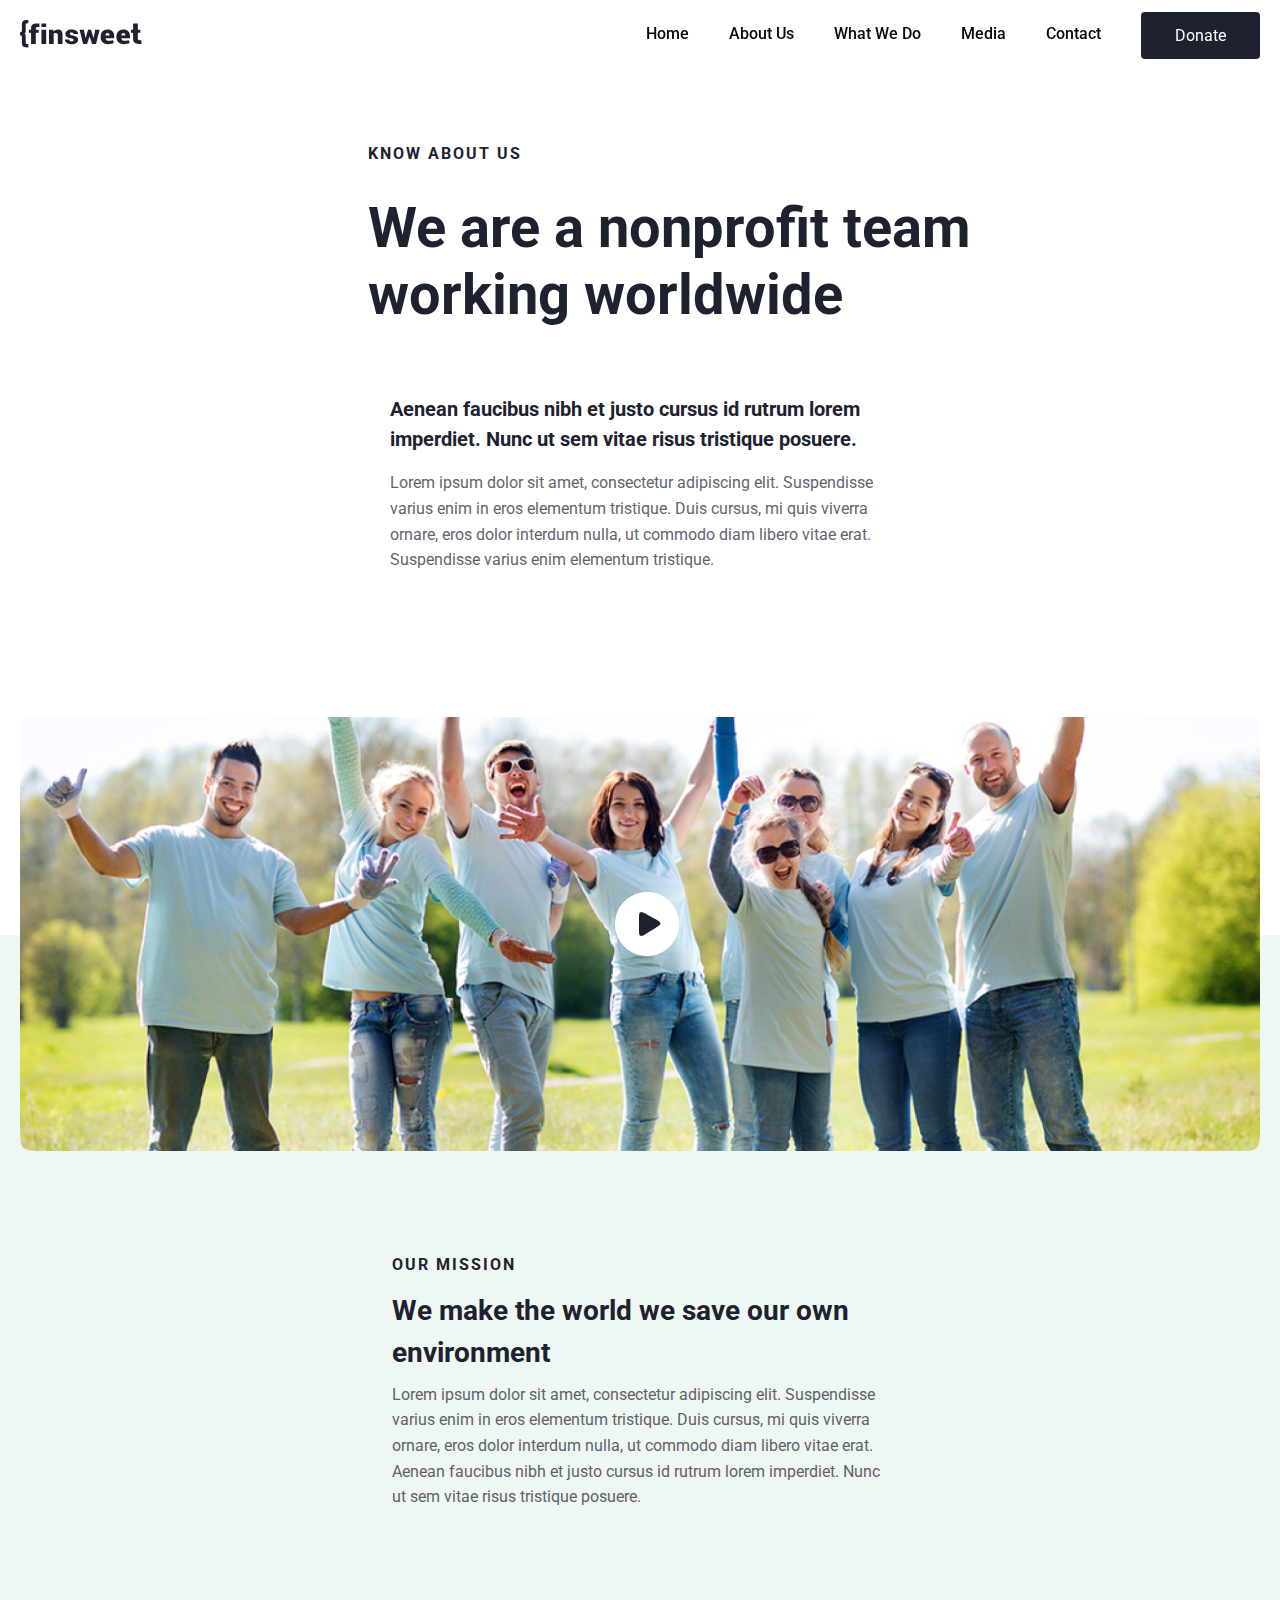
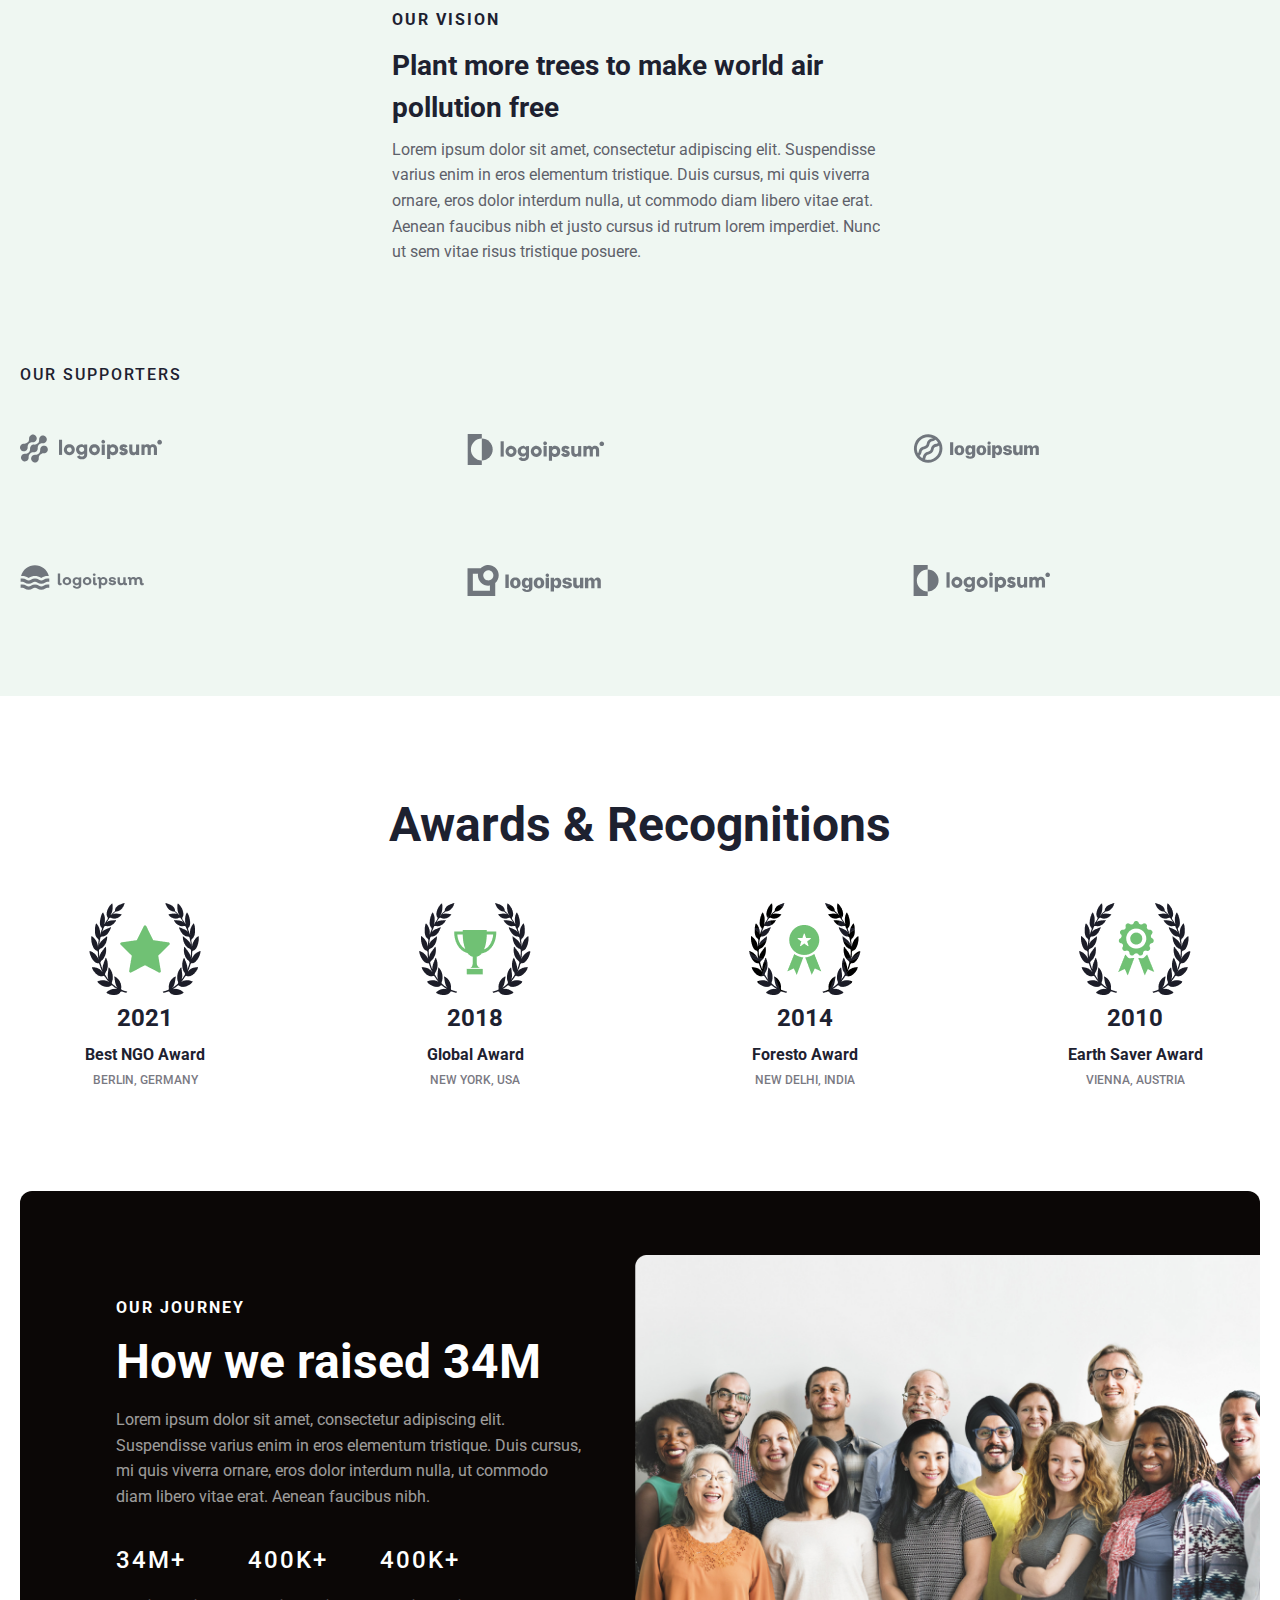
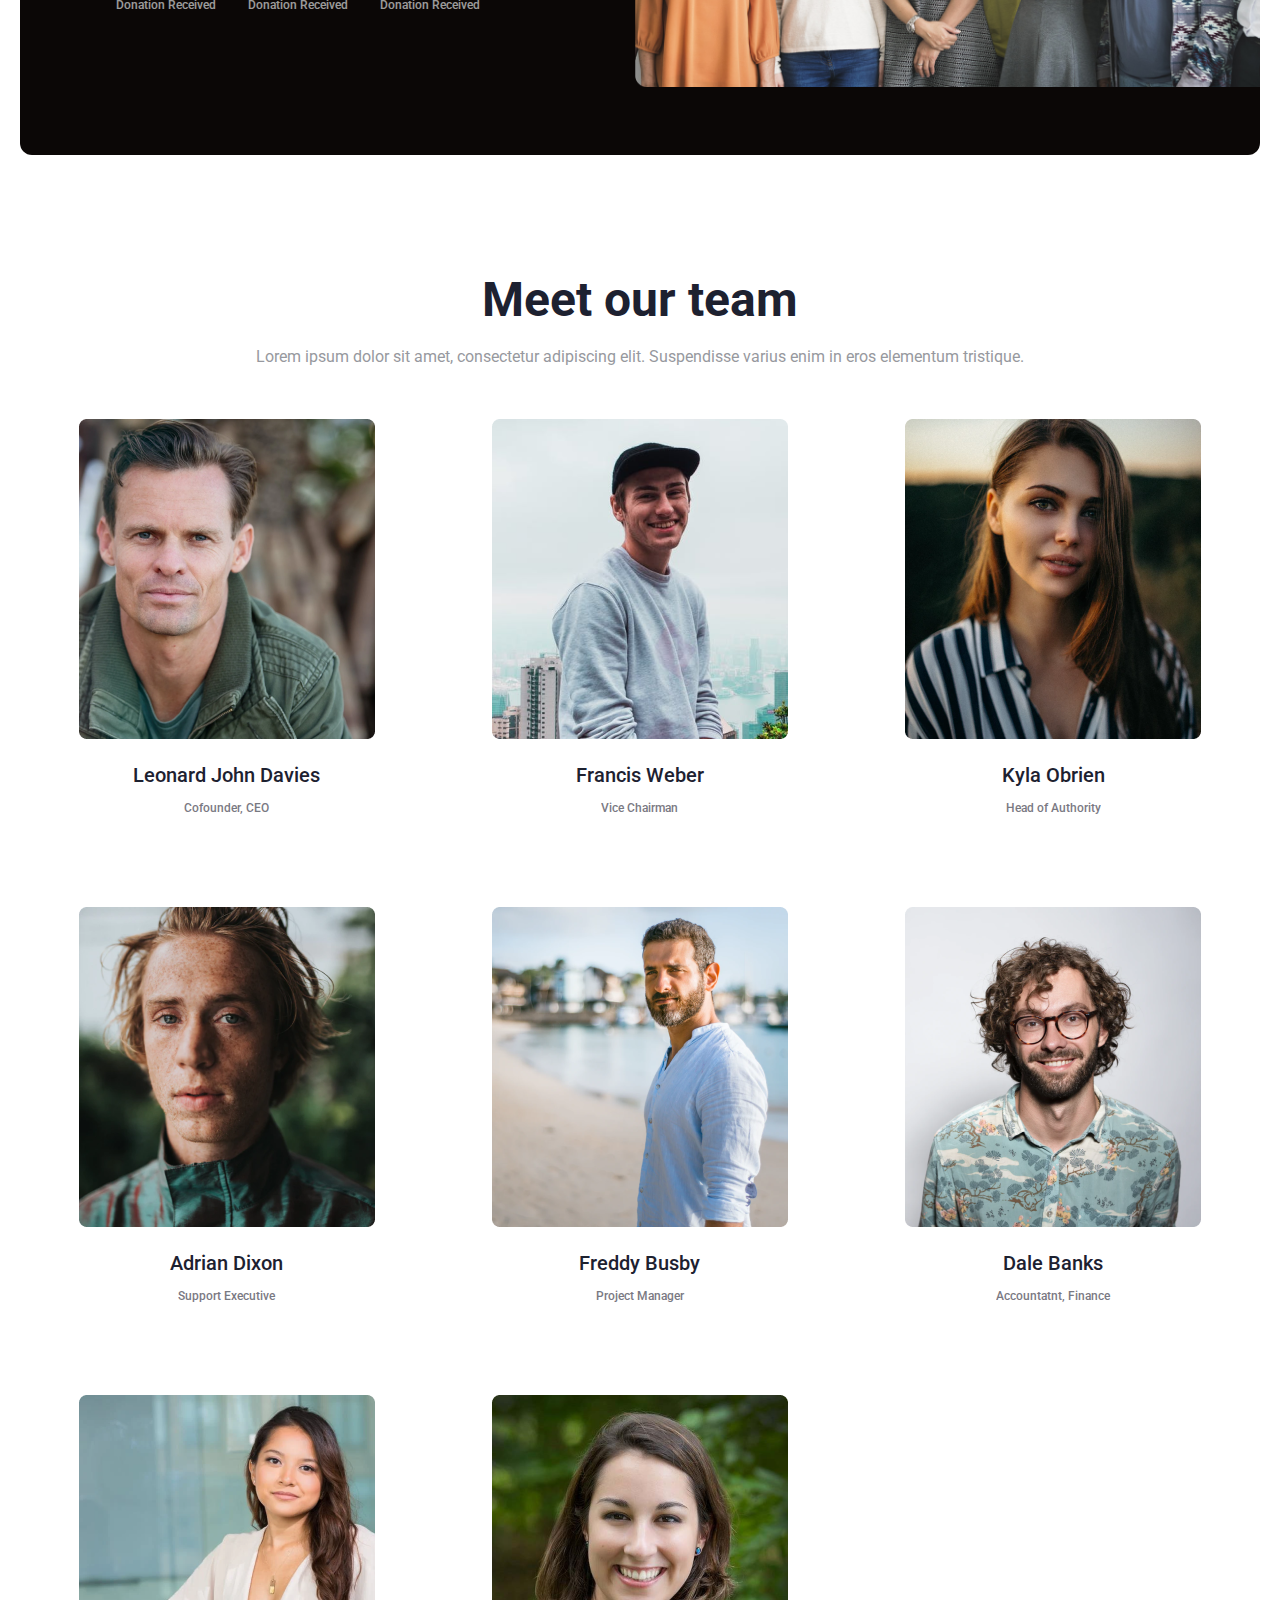
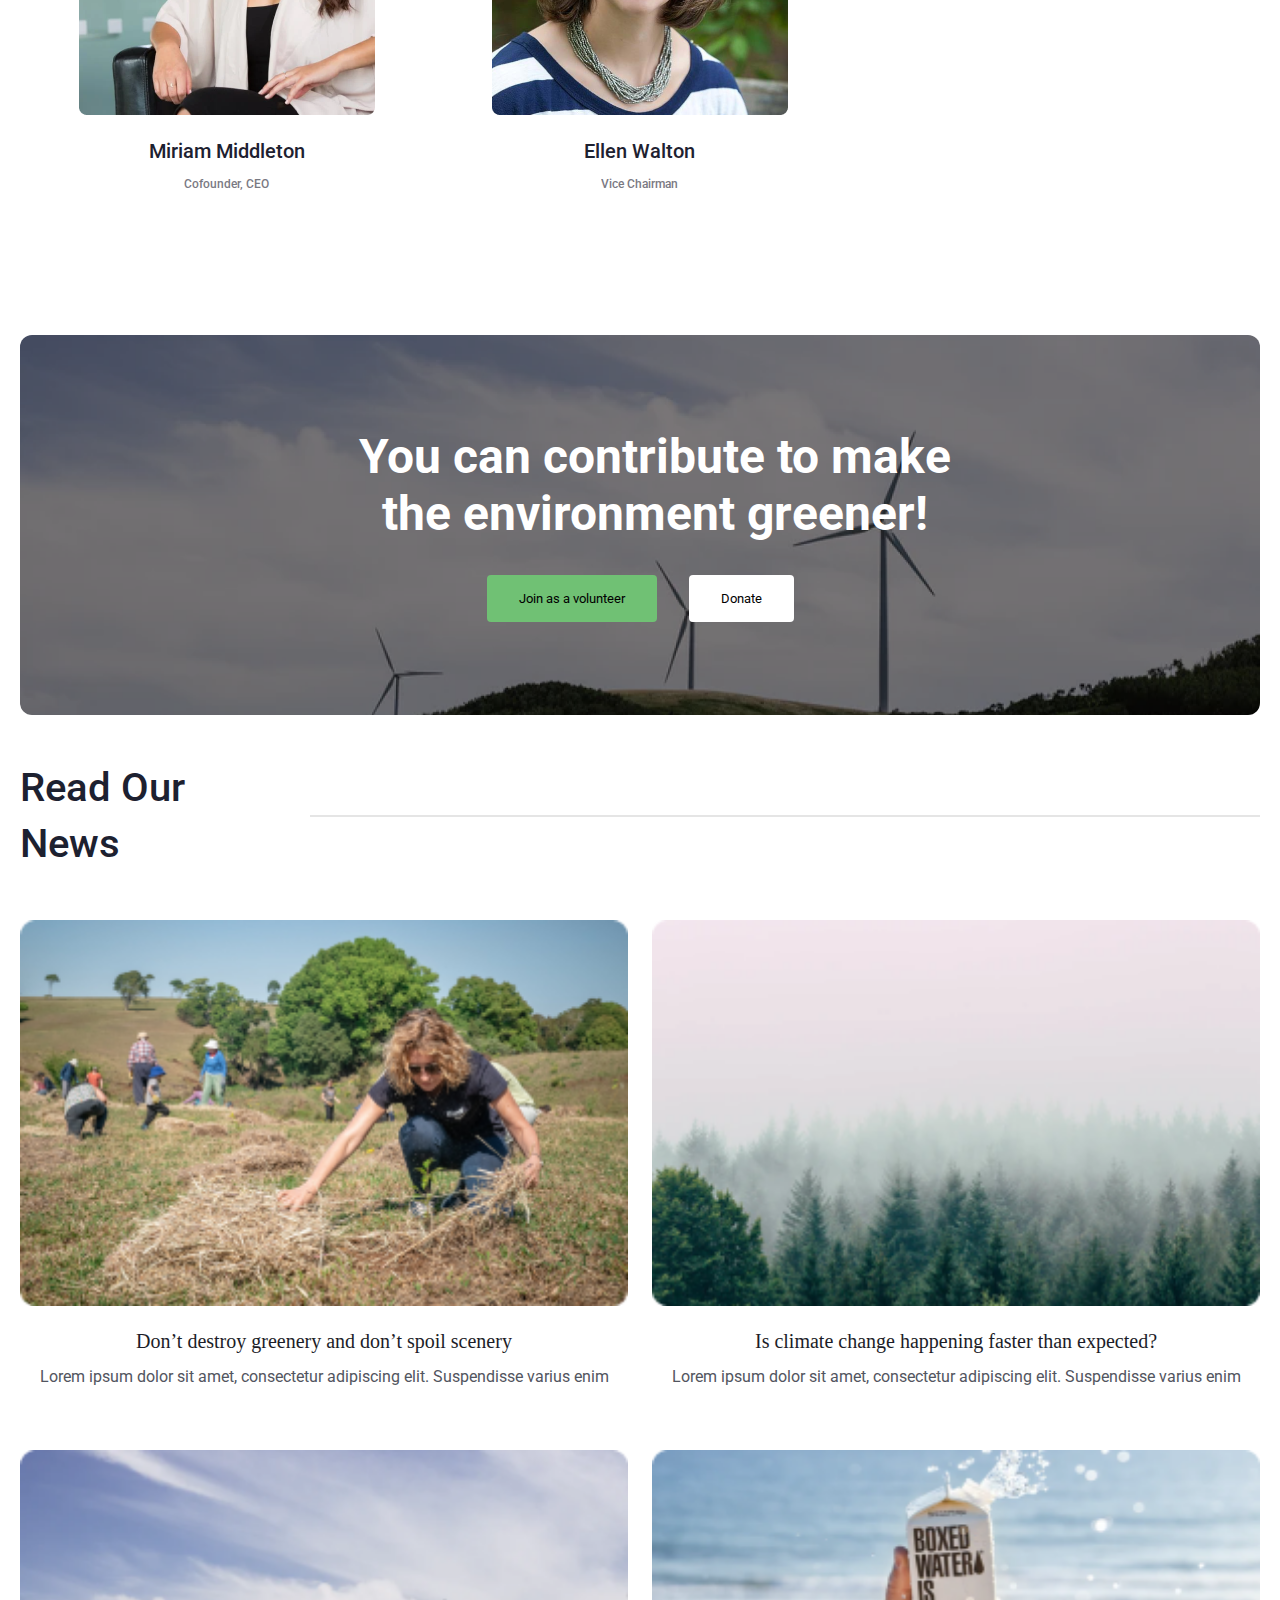
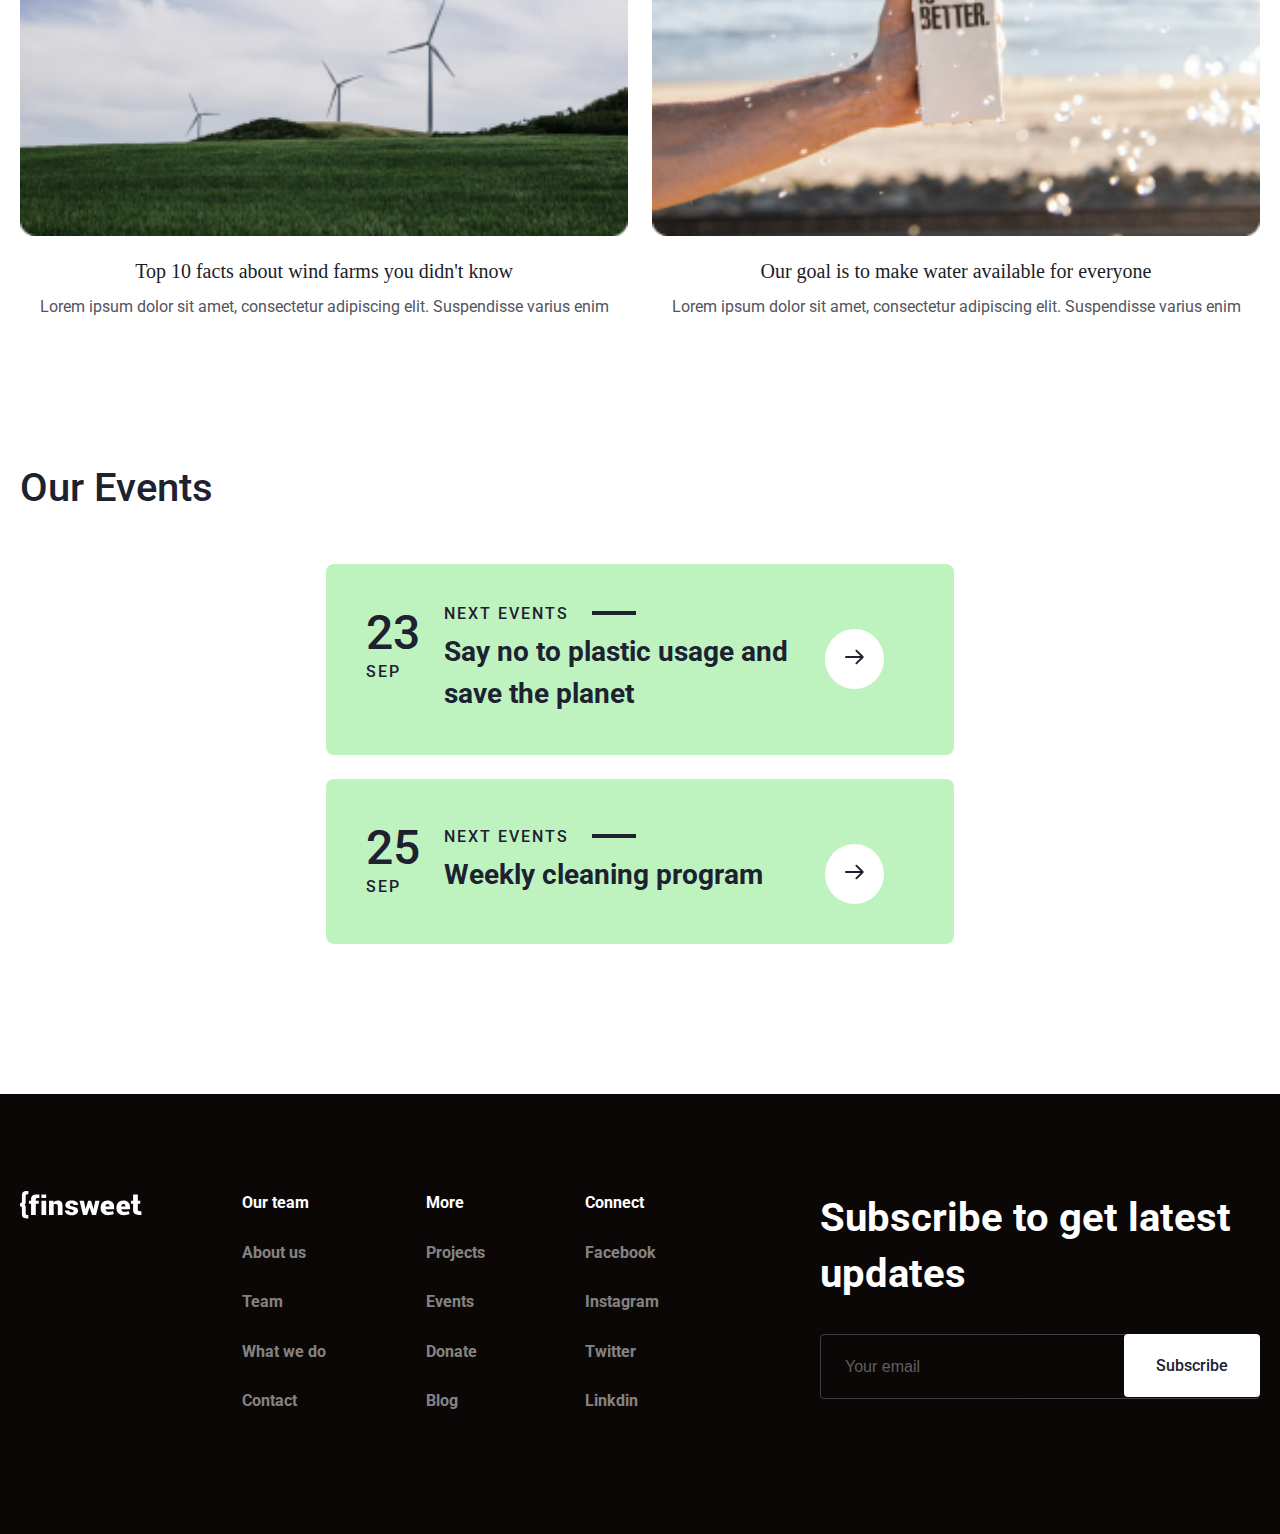
<file: html/about-us.html>
<!DOCTYPE html>
<html lang="en">
<head>
    <meta charset="UTF-8">
    <meta http-equiv="X-UA-Compatible" content="IE=edge">
    <meta name="viewport" content="width=device-width, initial-scale=1.0">
    <title>finsweet</title>
    <link rel="stylesheet" href="https://cdnjs.cloudflare.com/ajax/libs/font-awesome/6.2.0/css/all.min.css" integrity="sha512-xh6O/CkQoPOWDdYTDqeRdPCVd1SpvCA9XXcUnZS2FmJNp1coAFzvtCN9BmamE+4aHK8yyUHUSCcJHgXloTyT2A==" crossorigin="anonymous" referrerpolicy="no-referrer" />
    <link rel="stylesheet" href="../css/pages/about/about.css">
    <link rel="stylesheet" href="../css/global.css">
</head>
<body>
    <header>
        <nav>
            <div class="container">
                <div class="navbar">
                    <div class="nav-left">
                        <img src="../images/home/logo.svg" alt="">
                    </div>
                    <div class="nav-right">
                        <ul class="nav-items">
                            <li class="nav-item"><a href="">Home</a></li>
                            <li class="nav-item"><a href="">About Us</a></li>
                            <li class="nav-item"><a href="">What We Do</a></li>
                            <li class="nav-item"><a href="">Media</a></li>
                            <li class="nav-item"><a href="">Contact</a></li>
                            <button class="donate-btn">Donate</button>
                        </ul>
                    </div>
                </div>
            </div>
        </nav>
    </header>

    <main>
        <section id="home">
            <div class="container">
                <div class="about-home">
                    <div class="about-home__left">
                        <p>
                            Know about us
                        </p>
                        <h1>
                            We are a nonprofit team working worldwide
                        </h1>
                    </div>
                    <div class="about-home__right">
                        <h3>
                            Aenean faucibus nibh et justo cursus id rutrum lorem imperdiet. Nunc ut sem vitae risus tristique posuere.
                        </h3>
                        <p>Lorem ipsum dolor sit amet, consectetur adipiscing elit. Suspendisse varius enim in eros elementum tristique. Duis cursus, mi quis viverra ornare, eros dolor interdum nulla, ut commodo diam libero vitae erat. Suspendisse varius enim elementum tristique.</p>
                    </div>
                </div>
                <div class="about-home__video">
                    <img src="../images/about/home-background.png" alt="">
                    <button><img src="../images/about/Play icon.png" alt=""></button>
                </div>
            </div>
        </section>

        <section id="clients">
            <div class="container">
                <div class="clients">
                    <div class="clients__title">
                        <div class="clients__title__left">
                            <h3>
                                our mission
                            </h3>
                            <h1>We make the world we save our own environment</h1>
                            <p>Lorem ipsum dolor sit amet, consectetur adipiscing elit. Suspendisse varius enim in eros elementum tristique. Duis cursus, mi quis viverra ornare, eros dolor interdum nulla, ut commodo diam libero vitae erat. Aenean faucibus nibh et justo cursus id rutrum lorem imperdiet. Nunc ut sem vitae risus tristique posuere.</p>
                        </div>
                        <div class="clients__title__right">
                            <h3>
                                our Vision
                            </h3>
                            <h1>Plant more trees to make world air pollution free</h1>
                            <p>Lorem ipsum dolor sit amet, consectetur adipiscing elit. Suspendisse varius enim in eros elementum tristique. Duis cursus, mi quis viverra ornare, eros dolor interdum nulla, ut commodo diam libero vitae erat. Aenean faucibus nibh et justo cursus id rutrum lorem imperdiet. Nunc ut sem vitae risus tristique posuere.</p>
                        </div>
                    </div>
                    <div class="supporters">
                        <div class="supporters__title">
                            <h3>our Supporters</h3>
                        </div>
                        <div class="supporters__logo">
                            <img src="../images/about/Logo.svg" alt="">
                            <img src="../images/about/Logo (1).svg" alt="">
                            <img src="../images/about/Logo (2).svg" alt="">
                            <img src="../images/about/Logo (3).svg" alt="">
                            <img src="../images/about/Logo (4).svg" alt="">
                            <img src="../images/about/Logo (5).svg" alt="">
                        </div>
                    </div>
                </div>
            </div>
        </section>

        <section id="awards">
            <div class="container">
                <div class="award__title">
                    <h1>Awards & Recognitions</h1>
                </div>
                <div class="awards">
                    <div class="award">
                        <img src="../images/about/Award badge.png" alt="">
                        <h2>2021</h2>
                        <h3>Best NGO Award</h3>
                        <p>Berlin, Germany</p>
                    </div>
                    <div class="award">
                        <img src="../images/about/Award badge (1).png" alt="">
                        <h2>2018</h2>
                        <h3>Global Award</h3>
                        <p>New York, USA</p>
                    </div>
                    <div class="award">
                        <img src="../images/about/Award badge (2).png" alt="">
                        <h2>2014</h2>
                        <h3>Foresto Award</h3>
                        <p>New Delhi, India</p>
                    </div>
                    <div class="award">
                        <img src="../images/about/Award badge (3).png" alt="">
                        <h2>2010</h2>
                        <h3>Earth Saver Award</h3>
                        <p>Vienna, Austria</p>
                    </div>
                </div>
            </div>
        </section>

        <section id="journey">
            <div class="container">
                <div class="journey">
                    <div class="journey-left">
                        <h3>OUR JOURNEY </h3>
                        <h1>How we raised 34M</h1>
                        <p>Lorem ipsum dolor sit amet, consectetur adipiscing elit. Suspendisse varius enim in eros elementum tristique. Duis cursus, mi quis viverra ornare, eros dolor interdum nulla, ut commodo diam libero vitae erat. Aenean faucibus nibh.</p>
                        <div class="journey-statistics">
                            <div class="statistic">
                                <h3>
                                    34M+
                                </h3>
                                <p>Donation Received</p>
                            </div>
                            <div class="statistic">
                                <h3>
                                    400k+
                                </h3>
                                <p>Donation Received</p>
                            </div>
                            <div class="statistic">
                                <h3>
                                    400k+
                                </h3>
                                <p>Donation Received</p>
                            </div>
                        </div>
                    </div>
                    <div class="journey-right">
                        <img src="../images/about/statistics.png" alt="">
                    </div>
                </div>
            </div>
        </section>

        <section id="team">
            <div class="container">
                <div class="team__title">
                    <h1>Meet our team</h1>
                    <p>Lorem ipsum dolor sit amet, consectetur adipiscing elit. Suspendisse varius enim in eros elementum tristique.</p>
                </div>
                <div class="team-cards">
                    <div class="team-card">
                        <img src="../images/about/Image.png" alt="">
                        <h1>Leonard John Davies</h1>
                        <h3>Cofounder, CEO</h3>
                        <p><i class="fa-brands fa-facebook"></i>
                            <i class="fa-brands fa-twitter"></i>
                            <i class="fa-brands fa-linkedin"></i></p>
                    </div>
                    <div class="team-card">
                        <img src="../images/about/Image (1).png" alt="">
                        <h1>Francis Weber</h1>
                        <h3>Vice Chairman</h3>
                        <p><i class="fa-brands fa-facebook"></i>
                            <i class="fa-brands fa-twitter"></i>
                            <i class="fa-brands fa-linkedin"></i></p>
                    </div>
                    <div class="team-card">
                        <img src="../images/about/Image (2).png" alt="">
                        <h1>Kyla Obrien</h1>
                        <h3>Head of Authority</h3>
                        <p><i class="fa-brands fa-facebook"></i>
                            <i class="fa-brands fa-twitter"></i>
                            <i class="fa-brands fa-linkedin"></i></p>
                    </div>
                    <div class="team-card">
                        <img src="../images/about/Image (3).png" alt="">
                        <h1>Adrian Dixon</h1>
                        <h3>Support Executive</h3>
                        <p><i class="fa-brands fa-facebook"></i>
                            <i class="fa-brands fa-twitter"></i>
                            <i class="fa-brands fa-linkedin"></i></p>
                    </div>
                    <div class="team-card">
                        <img src="../images/about/Image (4).png" alt="">
                        <h1>Freddy Busby</h1>
                        <h3>Project Manager</h3>
                        <p><i class="fa-brands fa-facebook"></i>
                            <i class="fa-brands fa-twitter"></i>
                            <i class="fa-brands fa-linkedin"></i></p>
                    </div>
                    <div class="team-card">
                        <img src="../images/about/Image (5).png" alt="">
                        <h1>Dale Banks</h1>
                        <h3>Accountatnt, Finance</h3>
                        <p><i class="fa-brands fa-facebook"></i>
                            <i class="fa-brands fa-twitter"></i>
                            <i class="fa-brands fa-linkedin"></i></p>
                    </div>
                    <div class="team-card">
                        <img src="../images/about/Image (6).png" alt="">
                        <h1>Miriam Middleton</h1>
                        <h3>Cofounder, CEO</h3>
                        <p><i class="fa-brands fa-facebook"></i>
                            <i class="fa-brands fa-twitter"></i>
                            <i class="fa-brands fa-linkedin"></i></p>
                    </div>
                    <div class="team-card">
                        <img src="../images/about/Image (7).png" alt="">
                        <h1>Ellen Walton</h1>
                        <h3>Vice Chairman</h3>
                        <p><i class="fa-brands fa-facebook"></i>
                            <i class="fa-brands fa-twitter"></i>
                            <i class="fa-brands fa-linkedin"></i></p>
                    </div>
                </div>

                <div class="join">
                    <h1>You can contribute to make the environment greener!</h1>
                    <div class="join-btn">
                        <button>Join as a volunteer</button>
                        <button>Donate</button>
                    </div>
                </div>
            </div>
        </section>

        <section id="news">
            <div class="container">
              <div class="news_head_part">
                <h2>Read Our News</h2>
                <span></span>
              </div>
              <div class="news_wrapper_images">
                <div class="news_images">
                  <img src="../images/whatWeDo/news_1.png" alt="" />
                  <h4>Don’t destroy greenery and don’t spoil scenery</h4>
                  <p>
                    Lorem ipsum dolor sit amet, consectetur adipiscing elit.
                    Suspendisse varius enim
                  </p>
                </div>
                <div class="news_images">
                  <img src="../images/whatWeDo/news_2.png" alt="" />
                  <h4>Is climate change happening faster than expected?</h4>
                  <p>
                    Lorem ipsum dolor sit amet, consectetur adipiscing elit.
                    Suspendisse varius enim
                  </p>
                </div>
                <div class="news_images">
                  <img src="../images/whatWeDo/news_3.png" alt="" />
                  <h4>Top 10 facts about wind farms you didn't know</h4>
                  <p>
                    Lorem ipsum dolor sit amet, consectetur adipiscing elit.
                    Suspendisse varius enim
                  </p>
                </div>
                <div class="news_images">
                  <img src="../images/whatWeDo/news_4.png" alt="" />
                  <h4>Our goal is to make water available for everyone</h4>
                  <p>
                    Lorem ipsum dolor sit amet, consectetur adipiscing elit.
                    Suspendisse varius enim
                  </p>
                </div>
              </div>
            </div>
          </section>
    
          <section id="events">
            <div class="container">
              <div class="events_head_part">
                <h2>Our Events</h2>
                <span></span>
              </div>
    
              <div class="events__wrapper_cards">
                <div class="event_cards">
                  <div class="data">
                    <p>23</p>
                    <span>SEP</span>
                  </div>
                  <div class="text_and_link_to_next">
                    <div class="next_event_text">
                      <div class="event_text">
                        <p>Next Events</p>
                        <span></span>
                      </div>
                      <h2 class="plastic">
                        Say no to plastic usage and save the planet
                      </h2>
                    </div>
                    <a class="link_to_next_event" href="">
                      <img src="../images/whatWeDo/right_icon.svg" alt="" />
                    </a>
                  </div>
                </div>
    
                <div class="event_cards">
                  <div class="data">
                    <p>25</p>
                    <span>SEP</span>
                  </div>
                  <div class="text_and_link_to_next">
                    <div class="next_event_text">
                      <div class="event_text">
                        <p>Next Events</p>
                        <span></span>
                      </div>
                      <h2 class="plastic">Weekly cleaning program</h2>
                    </div>
                    <a class="link_to_next_event event-btn" href="">
                      <img src="../images/whatWeDo/right_icon.svg" alt="" />
                    </a>
                  </div>
                </div>
              </div>
            </div>
          </section>
    </main>

    <footer>
        <div class="container">
            <div class="footer">
                <div class="footer-left">
                    <div class="footer__logo">
                        <svg width="122" height="29" viewBox="0 0 122 29" fill="none" xmlns="http://www.w3.org/2000/svg">
                            <path d="M1.90595 5.63978V11.2404C1.90595 12.1591 1.90595 13.191 0 13.191V14.7042V14.7246V16.1999C1.90595 16.1999 1.90595 17.2312 1.90595 18.1505V23.7505C1.90595 28.097 4.28734 28.4125 8.33667 28.4125V25.0321C6.43072 25.0321 5.71666 24.7515 5.71666 23.6671V18.1219C5.71666 16.8415 5.80457 15.5039 4.68683 14.6949C5.80457 13.8869 5.71666 12.5494 5.71666 11.2678V5.72378C5.71666 4.64053 6.43131 4.35878 8.33667 4.35878V0.977784C4.28734 0.977201 1.90595 1.29278 1.90595 5.63978ZM12.6216 5.45837C11.5804 6.33803 11.0601 7.60153 11.0601 9.2477V10.7265H8.88507V13.8164H11.0601V25.014H15.7864V13.8164H18.7144V10.7265H15.7864V9.67178C15.7864 9.13512 15.9443 8.72153 16.2601 8.43103C16.5759 8.14053 17.0274 7.99587 17.6129 7.99587C17.9005 7.99587 19.3699 8.00053 19.3699 8.00053V4.41478C19.3699 4.41478 16.7463 4.3862 16.3713 4.3862C15.2303 4.3862 13.6628 4.57753 12.6216 5.45837ZM21.4487 7.9877H26.1756V4.41478H21.4487V7.9877ZM21.4487 25.0146H26.1756V10.7265H21.4487V25.0146ZM37.8314 10.4622C36.9391 10.4622 36.1299 10.6629 35.4051 11.063C34.6803 11.4632 34.0715 12.0209 33.5787 12.7331L33.3975 10.7265H28.9774V25.014H33.6762V14.7415C33.9178 14.4773 34.2084 14.269 34.5475 14.1209C34.8866 13.9727 35.2747 13.8963 35.7119 13.8963C36.4092 13.8963 36.9367 14.066 37.2943 14.4044C37.652 14.7439 37.8314 15.3214 37.8314 16.141V25.0152H42.5439V16.1544C42.5439 14.1734 42.1277 12.7296 41.2964 11.8225C40.4645 10.9155 39.3091 10.4622 37.8314 10.4622ZM56.7964 17.9697C55.9089 17.2878 54.5442 16.7739 52.704 16.4309C51.533 16.2209 50.7538 15.9817 50.3687 15.7174C49.9829 15.4544 49.7898 15.1318 49.7898 14.7538C49.7898 14.3571 49.9572 14.0334 50.2915 13.7773C50.6258 13.5218 51.0397 13.3934 51.5324 13.3934C52.2016 13.3934 52.6873 13.5393 52.9893 13.8298C53.2913 14.1203 53.4426 14.5473 53.4426 15.1102H58.0158L58.0439 15.0314C58.1001 13.6828 57.5332 12.5867 56.3431 11.7368C55.153 10.8869 53.5538 10.4616 51.5462 10.4616C49.6402 10.4616 48.1302 10.9003 47.0143 11.7764C45.8989 12.6526 45.3415 13.719 45.3415 14.9772C45.3415 16.1654 45.7877 17.104 46.68 17.79C47.5722 18.4772 48.8969 18.983 50.6539 19.309C51.7693 19.5289 52.5383 19.7774 52.9612 20.0545C53.3846 20.3322 53.5957 20.6478 53.5957 20.9978C53.5957 21.4294 53.433 21.7631 53.1077 21.9947C52.7823 22.228 52.3039 22.3465 51.6718 22.3465C50.9099 22.3465 50.3214 22.1954 49.9082 21.8967C49.4943 21.598 49.2784 21.1092 49.2599 20.4314H44.9935L44.966 20.5101C44.9104 21.7258 45.4791 22.8265 46.674 23.8118C47.8683 24.7982 49.4925 25.2905 51.5468 25.2905C53.5269 25.2905 55.1183 24.8746 56.3221 24.0422C57.5266 23.2104 58.1282 22.1528 58.1282 20.8665C58.1282 19.6176 57.6839 18.6516 56.7964 17.9697ZM73.6198 19.0063H73.5361L71.0548 10.7276H68.0844L65.6306 19.0734H65.5469L63.8879 10.7276H59.5378L63.0931 25.0152H67.0677L69.5346 17.4359H69.6183L72.0727 25.0152H76.0604L79.602 10.7276H75.2519L73.6198 19.0063ZM87.6032 10.4621C85.3629 10.4535 83.64 11.1383 82.4367 12.5161C81.2317 13.8934 80.63 15.6696 80.63 17.8437V18.3459C80.63 20.3351 81.2927 21.9906 82.6161 23.3113C83.9408 24.6325 85.7146 25.2923 87.9363 25.2923C89.1354 25.2923 90.2579 25.1406 91.3038 24.8367C92.3492 24.5334 93.2026 24.153 93.8617 23.6951L92.7469 20.9745C91.9288 21.3011 91.2524 21.5292 90.7178 21.6616C90.1825 21.7946 89.4691 21.8605 88.5768 21.8605C87.6935 21.8605 86.9878 21.6249 86.4579 21.1541C85.9275 20.6816 85.6123 20.0814 85.5094 19.351L85.5381 19.2711H94.1541V16.9325C94.1541 14.9434 93.5728 13.3678 92.4114 12.2052C91.2512 11.0432 89.6473 10.4621 87.6032 10.4621ZM89.5552 16.4845H85.4975L85.4556 16.4192C85.5304 15.6527 85.7373 15.0408 86.077 14.5829C86.4155 14.1261 86.925 13.8969 87.6038 13.8969C88.273 13.8969 88.7646 14.0905 89.0821 14.4779C89.3979 14.8652 89.5564 15.4199 89.5564 16.1415L89.5552 16.4845ZM103.418 10.4621C101.177 10.4535 99.4557 11.1383 98.2513 12.5161C97.048 13.8934 96.4452 15.6696 96.4452 17.8437V18.3459C96.4452 20.3351 97.1078 21.9906 98.4325 23.3113C99.7577 24.6325 101.53 25.2923 103.751 25.2923C104.951 25.2923 106.074 25.1406 107.12 24.8367C108.166 24.5334 109.018 24.153 109.678 23.6951L108.563 20.9745C107.745 21.3011 107.069 21.5292 106.534 21.6616C105.998 21.7946 105.285 21.8605 104.393 21.8605C103.51 21.8605 102.804 21.6249 102.274 21.1541C101.743 20.6816 101.428 20.0814 101.325 19.351L101.353 19.2711H109.97V16.9325C109.97 14.9434 109.389 13.3678 108.227 12.2052C107.065 11.0432 105.463 10.4621 103.418 10.4621ZM105.369 16.4845H101.313L101.271 16.4192C101.346 15.6527 101.552 15.0408 101.891 14.5829C102.229 14.1261 102.739 13.8969 103.418 13.8969C104.087 13.8969 104.58 14.0905 104.897 14.4779C105.214 14.8652 105.371 15.4199 105.371 16.1415V16.4851H105.369V16.4845ZM119.652 21.3087C119.067 21.3087 118.615 21.164 118.299 20.8735C117.984 20.583 117.825 20.1683 117.825 19.6316V13.8415H120.277V10.7504H117.825V4.39203H113.099V10.7504H110.923V13.8415H113.099V20.0557C113.099 21.7019 113.619 22.9654 114.66 23.8462C115.7 24.7276 117.267 24.9184 118.41 24.9184C118.786 24.9184 121.409 24.8898 121.409 24.8898V21.304C121.409 21.304 119.941 21.3087 119.652 21.3087Z" fill="#FFFFFF"/>
                            </svg>
                            
                    </div>
                    <div class="footer__our-team">
                        <ul class="footer-items">
                            <li class="footer-item"><a href="">Our team</a></li>
                            <li class="footer-item"><a href="">About us</a></li>
                            <li class="footer-item"><a href="">Team</a></li>
                            <li class="footer-item"><a href="">What we do</a></li>
                            <li class="footer-item"><a href="">Contact</a></li>
                        </ul>
                    </div>
                    <div class="footer__more">
                        <ul class="footer-items">
                            <li class="footer-item"><a href="">More</a></li>
                            <li class="footer-item"><a href="">Projects</a></li>
                            <li class="footer-item"><a href="">Events</a></li>
                            <li class="footer-item"><a href="">Donate</a></li>
                            <li class="footer-item"><a href="">Blog</a></li>
                        </ul>
                    </div>
                    <div class="footer__connect">
                        <ul class="footer-items">
                            <li class="footer-item"><a href="">Connect </a></li>
                            <li class="footer-item"><a href="">Facebook</a></li>
                            <li class="footer-item"><a href="">Instagram</a></li>
                            <li class="footer-item"><a href="">Twitter</a></li>
                            <li class="footer-item"><a href="">Linkdin </a></li>
                        </ul>
                    </div>
                </div>
                <div class="footer-right">
                    <div class="footer-right__title">
                        <h1>Subscribe to get latest updates</h1>
                    </div>
                    <div class="footer__input">
                        <input type="email" placeholder="Your email">
                        <button>Subscribe</button>
                    </div>
                </div>
            </div>
        </div>
    </footer>   
</body>
</html>
</file>
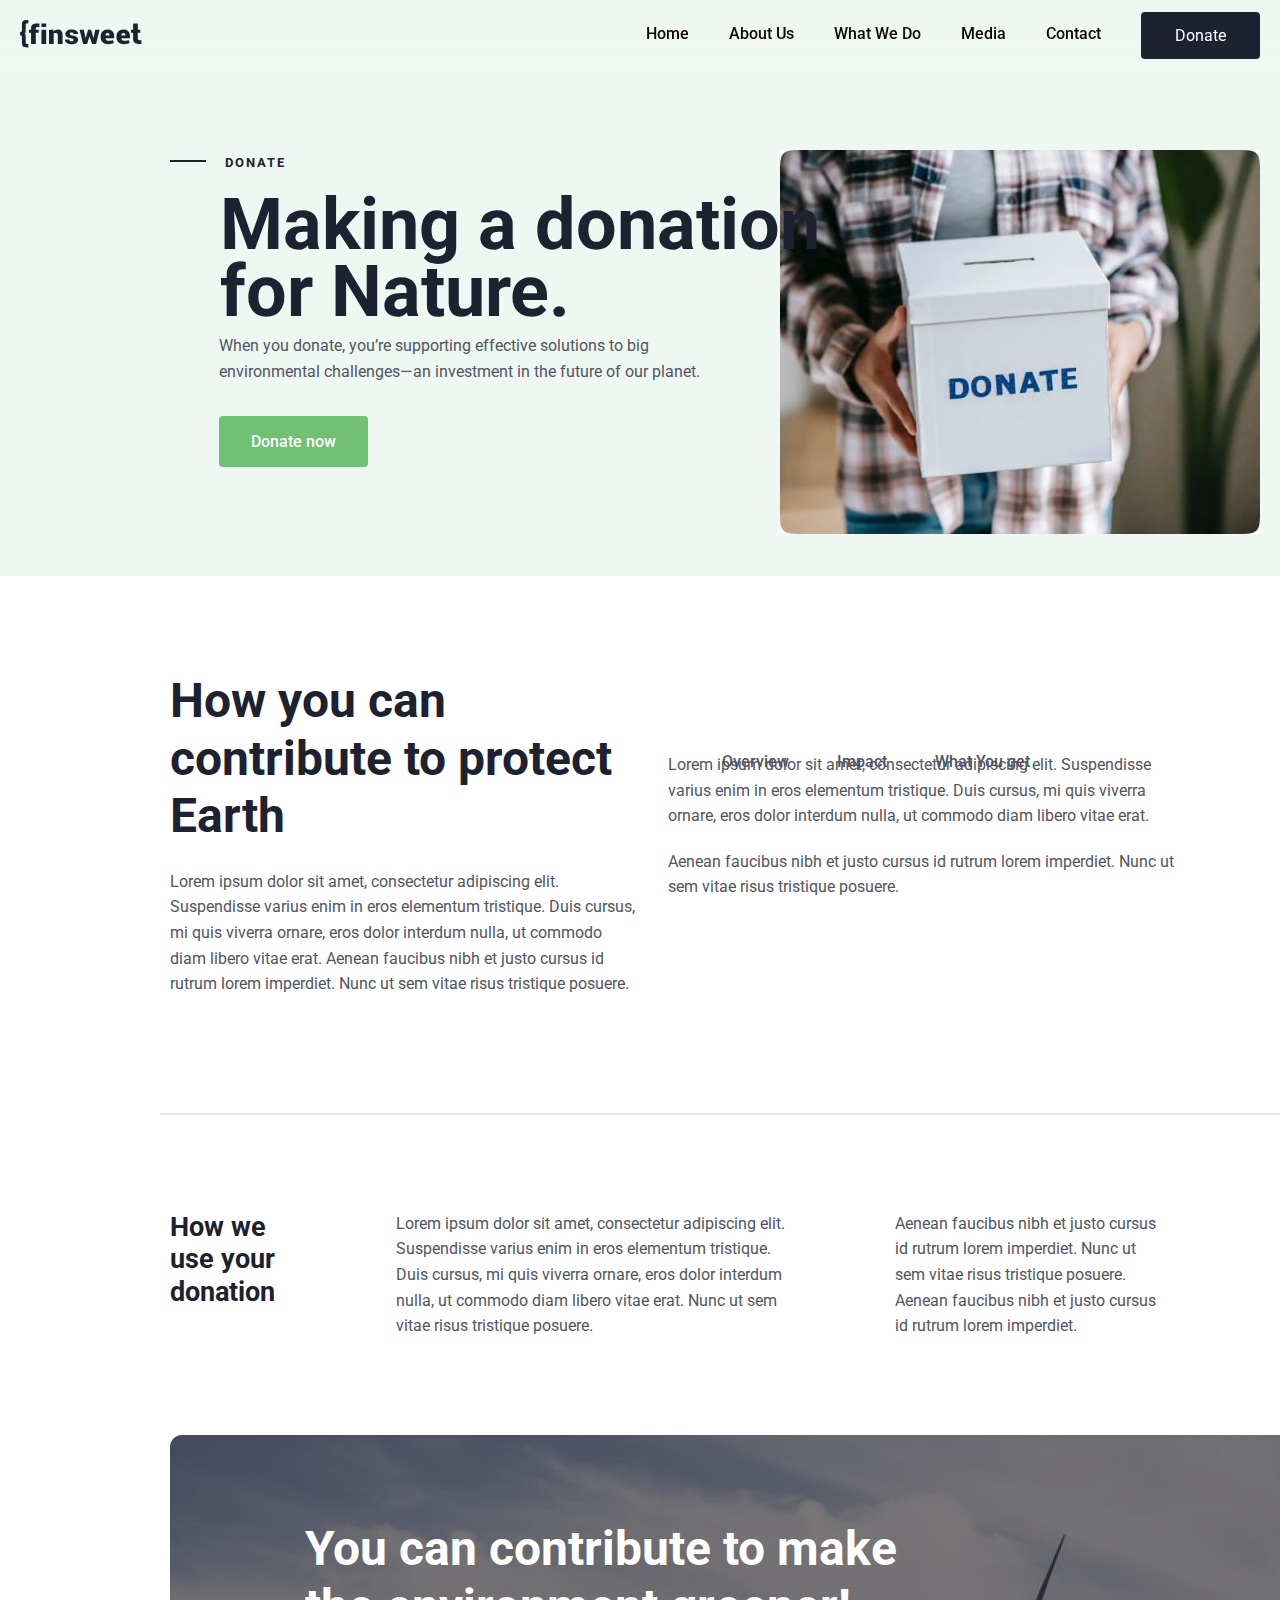
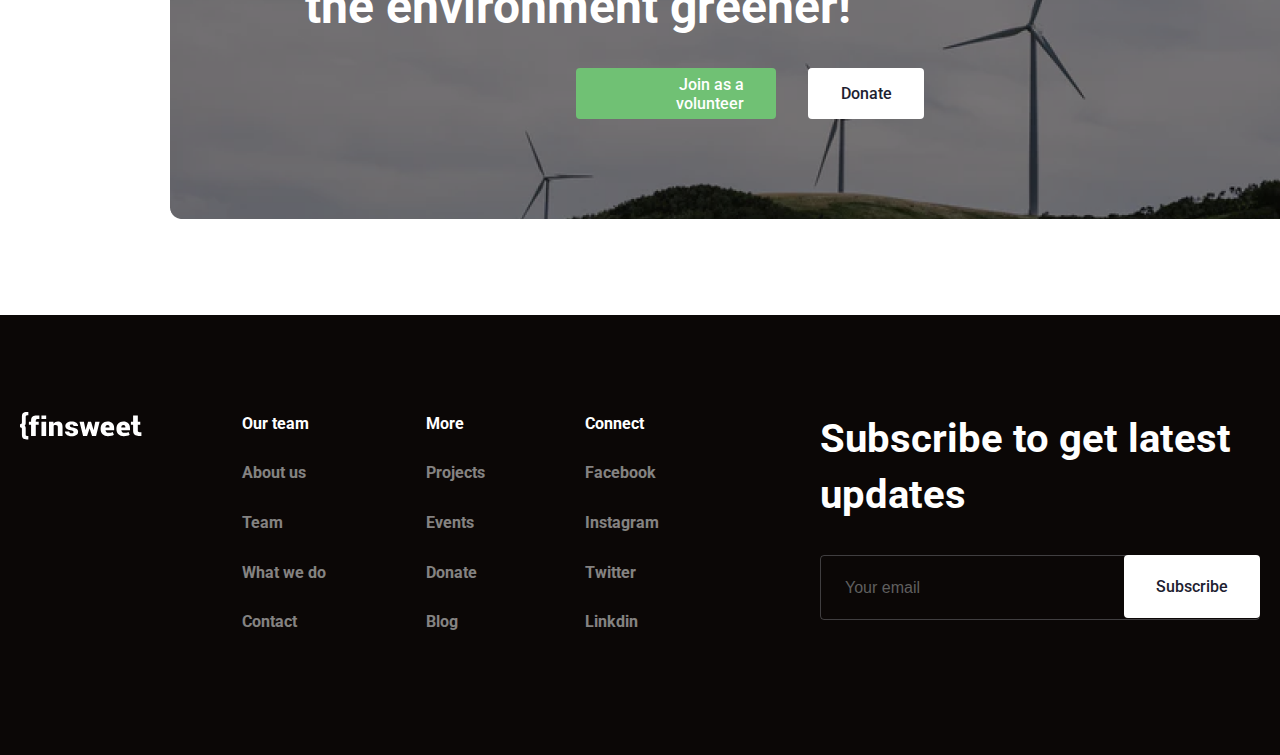
<file: html/donation.html>
<!DOCTYPE html>
<html lang="en">

<head>
  <meta charset="UTF-8">
  <meta http-equiv="X-UA-Compatible" content="IE=edge">
  <meta name="viewport" content="width=device-width, initial-scale=1.0">
  <title>finsweet</title>
  <link rel="stylesheet" href="../css/layout/header.css">
  <link rel="stylesheet" href="../css/pages/donation/donation.css">
</head>

<body>
  <header>
    <nav>
      <div class="container">
        <div class="navbar">
          <div class="nav-left">
            <img src="../images/home/logo.svg" alt="">
          </div>
          <div class="nav-right">
            <ul class="nav-items">
              <li class="nav-item"><a href="">Home</a></li>
              <li class="nav-item"><a href="">About Us</a></li>
              <li class="nav-item"><a href="">What We Do</a></li>
              <li class="nav-item"><a href="">Media</a></li>
              <li class="nav-item"><a href="">Contact</a></li>
              <button class="donate-btn">Donate</button>
            </ul>
          </div>
        </div>
      </div>
    </nav>
  </header>
  <main >
    <section class="one-section">
      <div class="main">
        <div class="chiziq"></div>
        <div class="donate">
          <h5>Donate</h5>
        </div>
        <div class="paragraph">
          <h1>Making a donation for Nature.</h1>
        </div>
        <div class="coment">
          <p>
            When you donate, you’re supporting effective solutions to big environmental challenges—an investment in the
            future of our planet.
          </p>
        </div>
      </div>


      <div class="button">
        <a href="#">Donate now</a>
      </div>
      <div class="main-left container">
        <img src="../images/donation/donation.jpg" alt="">
      </div>
    </section>

  </main>
  <section class="earth">
    <div class="two-section">
      <div class="two-dection-right">
        <div class="coments">
          <h2>How you can contribute to protect Earth</h2>
          <p>Lorem ipsum dolor sit amet, consectetur adipiscing elit. Suspendisse varius enim in eros elementum
            tristique. Duis cursus, mi quis viverra ornare, eros dolor interdum nulla, ut commodo diam libero vitae
            erat. Aenean faucibus nibh et justo cursus id rutrum lorem imperdiet. Nunc ut sem vitae risus tristique
            posuere.</p>
        </div>
      </div>
      <div class="two-dection-left">
        <div class="hoverli">
          <span>Overview</span><span>Impact</span><span>What You get</span>
        </div>

      </div>
    </div>
    <div class="lorem">
      <p>Lorem ipsum dolor sit amet, consectetur adipiscing elit. Suspendisse varius enim in eros elementum
        tristique. Duis cursus, mi quis viverra ornare, eros dolor interdum nulla, ut commodo diam libero vitae
        erat.
      </p>
      <p class="p-2">Aenean faucibus nibh et justo cursus id rutrum lorem imperdiet. Nunc ut sem vitae risus tristique
        posuere.
      </p>
    </div>
  </section>
  <div class="cizq">

  </div>
  <section class="-section">
    <div class="end">
      <h2>How we use your donation</h2>
      <p>Lorem ipsum dolor sit amet, consectetur adipiscing elit. Suspendisse varius enim in eros elementum tristique.
        Duis cursus, mi quis viverra ornare, eros dolor interdum nulla, ut commodo diam libero vitae erat. Nunc ut sem
        vitae risus tristique posuere.</p>
      <p id="p">Aenean faucibus nibh et justo cursus id rutrum lorem imperdiet. Nunc ut sem vitae risus tristique posuere.
        Aenean faucibus nibh et justo cursus id rutrum lorem imperdiet.</p>
    </div>
  </section>

  <section class="end-section">
     <h2>You can contribute to make the environment greener!</h2>
     <button class="btn-1">Join as a volunteer</button>
     <button>Donate</button>
  </section>
 <footer>
    <div class="container">
      <div class="footer">
        <div class="footer-left">
          <div class="footer__logo">
            <svg width="122" height="29" viewBox="0 0 122 29" fill="none" xmlns="http://www.w3.org/2000/svg">
              <path
                d="M1.90595 5.63978V11.2404C1.90595 12.1591 1.90595 13.191 0 13.191V14.7042V14.7246V16.1999C1.90595 16.1999 1.90595 17.2312 1.90595 18.1505V23.7505C1.90595 28.097 4.28734 28.4125 8.33667 28.4125V25.0321C6.43072 25.0321 5.71666 24.7515 5.71666 23.6671V18.1219C5.71666 16.8415 5.80457 15.5039 4.68683 14.6949C5.80457 13.8869 5.71666 12.5494 5.71666 11.2678V5.72378C5.71666 4.64053 6.43131 4.35878 8.33667 4.35878V0.977784C4.28734 0.977201 1.90595 1.29278 1.90595 5.63978ZM12.6216 5.45837C11.5804 6.33803 11.0601 7.60153 11.0601 9.2477V10.7265H8.88507V13.8164H11.0601V25.014H15.7864V13.8164H18.7144V10.7265H15.7864V9.67178C15.7864 9.13512 15.9443 8.72153 16.2601 8.43103C16.5759 8.14053 17.0274 7.99587 17.6129 7.99587C17.9005 7.99587 19.3699 8.00053 19.3699 8.00053V4.41478C19.3699 4.41478 16.7463 4.3862 16.3713 4.3862C15.2303 4.3862 13.6628 4.57753 12.6216 5.45837ZM21.4487 7.9877H26.1756V4.41478H21.4487V7.9877ZM21.4487 25.0146H26.1756V10.7265H21.4487V25.0146ZM37.8314 10.4622C36.9391 10.4622 36.1299 10.6629 35.4051 11.063C34.6803 11.4632 34.0715 12.0209 33.5787 12.7331L33.3975 10.7265H28.9774V25.014H33.6762V14.7415C33.9178 14.4773 34.2084 14.269 34.5475 14.1209C34.8866 13.9727 35.2747 13.8963 35.7119 13.8963C36.4092 13.8963 36.9367 14.066 37.2943 14.4044C37.652 14.7439 37.8314 15.3214 37.8314 16.141V25.0152H42.5439V16.1544C42.5439 14.1734 42.1277 12.7296 41.2964 11.8225C40.4645 10.9155 39.3091 10.4622 37.8314 10.4622ZM56.7964 17.9697C55.9089 17.2878 54.5442 16.7739 52.704 16.4309C51.533 16.2209 50.7538 15.9817 50.3687 15.7174C49.9829 15.4544 49.7898 15.1318 49.7898 14.7538C49.7898 14.3571 49.9572 14.0334 50.2915 13.7773C50.6258 13.5218 51.0397 13.3934 51.5324 13.3934C52.2016 13.3934 52.6873 13.5393 52.9893 13.8298C53.2913 14.1203 53.4426 14.5473 53.4426 15.1102H58.0158L58.0439 15.0314C58.1001 13.6828 57.5332 12.5867 56.3431 11.7368C55.153 10.8869 53.5538 10.4616 51.5462 10.4616C49.6402 10.4616 48.1302 10.9003 47.0143 11.7764C45.8989 12.6526 45.3415 13.719 45.3415 14.9772C45.3415 16.1654 45.7877 17.104 46.68 17.79C47.5722 18.4772 48.8969 18.983 50.6539 19.309C51.7693 19.5289 52.5383 19.7774 52.9612 20.0545C53.3846 20.3322 53.5957 20.6478 53.5957 20.9978C53.5957 21.4294 53.433 21.7631 53.1077 21.9947C52.7823 22.228 52.3039 22.3465 51.6718 22.3465C50.9099 22.3465 50.3214 22.1954 49.9082 21.8967C49.4943 21.598 49.2784 21.1092 49.2599 20.4314H44.9935L44.966 20.5101C44.9104 21.7258 45.4791 22.8265 46.674 23.8118C47.8683 24.7982 49.4925 25.2905 51.5468 25.2905C53.5269 25.2905 55.1183 24.8746 56.3221 24.0422C57.5266 23.2104 58.1282 22.1528 58.1282 20.8665C58.1282 19.6176 57.6839 18.6516 56.7964 17.9697ZM73.6198 19.0063H73.5361L71.0548 10.7276H68.0844L65.6306 19.0734H65.5469L63.8879 10.7276H59.5378L63.0931 25.0152H67.0677L69.5346 17.4359H69.6183L72.0727 25.0152H76.0604L79.602 10.7276H75.2519L73.6198 19.0063ZM87.6032 10.4621C85.3629 10.4535 83.64 11.1383 82.4367 12.5161C81.2317 13.8934 80.63 15.6696 80.63 17.8437V18.3459C80.63 20.3351 81.2927 21.9906 82.6161 23.3113C83.9408 24.6325 85.7146 25.2923 87.9363 25.2923C89.1354 25.2923 90.2579 25.1406 91.3038 24.8367C92.3492 24.5334 93.2026 24.153 93.8617 23.6951L92.7469 20.9745C91.9288 21.3011 91.2524 21.5292 90.7178 21.6616C90.1825 21.7946 89.4691 21.8605 88.5768 21.8605C87.6935 21.8605 86.9878 21.6249 86.4579 21.1541C85.9275 20.6816 85.6123 20.0814 85.5094 19.351L85.5381 19.2711H94.1541V16.9325C94.1541 14.9434 93.5728 13.3678 92.4114 12.2052C91.2512 11.0432 89.6473 10.4621 87.6032 10.4621ZM89.5552 16.4845H85.4975L85.4556 16.4192C85.5304 15.6527 85.7373 15.0408 86.077 14.5829C86.4155 14.1261 86.925 13.8969 87.6038 13.8969C88.273 13.8969 88.7646 14.0905 89.0821 14.4779C89.3979 14.8652 89.5564 15.4199 89.5564 16.1415L89.5552 16.4845ZM103.418 10.4621C101.177 10.4535 99.4557 11.1383 98.2513 12.5161C97.048 13.8934 96.4452 15.6696 96.4452 17.8437V18.3459C96.4452 20.3351 97.1078 21.9906 98.4325 23.3113C99.7577 24.6325 101.53 25.2923 103.751 25.2923C104.951 25.2923 106.074 25.1406 107.12 24.8367C108.166 24.5334 109.018 24.153 109.678 23.6951L108.563 20.9745C107.745 21.3011 107.069 21.5292 106.534 21.6616C105.998 21.7946 105.285 21.8605 104.393 21.8605C103.51 21.8605 102.804 21.6249 102.274 21.1541C101.743 20.6816 101.428 20.0814 101.325 19.351L101.353 19.2711H109.97V16.9325C109.97 14.9434 109.389 13.3678 108.227 12.2052C107.065 11.0432 105.463 10.4621 103.418 10.4621ZM105.369 16.4845H101.313L101.271 16.4192C101.346 15.6527 101.552 15.0408 101.891 14.5829C102.229 14.1261 102.739 13.8969 103.418 13.8969C104.087 13.8969 104.58 14.0905 104.897 14.4779C105.214 14.8652 105.371 15.4199 105.371 16.1415V16.4851H105.369V16.4845ZM119.652 21.3087C119.067 21.3087 118.615 21.164 118.299 20.8735C117.984 20.583 117.825 20.1683 117.825 19.6316V13.8415H120.277V10.7504H117.825V4.39203H113.099V10.7504H110.923V13.8415H113.099V20.0557C113.099 21.7019 113.619 22.9654 114.66 23.8462C115.7 24.7276 117.267 24.9184 118.41 24.9184C118.786 24.9184 121.409 24.8898 121.409 24.8898V21.304C121.409 21.304 119.941 21.3087 119.652 21.3087Z"
                fill="#FFFFFF" />
            </svg>

          </div>
          <div class="footer__our-team">
            <ul class="footer-items">
              <li class="footer-item"><a href="">Our team</a></li>
              <li class="footer-item"><a href="">About us</a></li>
              <li class="footer-item"><a href="">Team</a></li>
              <li class="footer-item"><a href="">What we do</a></li>
              <li class="footer-item"><a href="">Contact</a></li>
            </ul>
          </div>
          <div class="footer__more">
            <ul class="footer-items">
              <li class="footer-item"><a href="">More</a></li>
              <li class="footer-item"><a href="">Projects</a></li>
              <li class="footer-item"><a href="">Events</a></li>
              <li class="footer-item"><a href="">Donate</a></li>
              <li class="footer-item"><a href="">Blog</a></li>
            </ul>
          </div>
          <div class="footer__connect">
            <ul class="footer-items">
              <li class="footer-item"><a href="">Connect </a></li>
              <li class="footer-item"><a href="">Facebook</a></li>
              <li class="footer-item"><a href="">Instagram</a></li>
              <li class="footer-item"><a href="">Twitter</a></li>
              <li class="footer-item"><a href="">Linkdin </a></li>
            </ul>
          </div>
        </div>
        <div class="footer-right">
          <div class="footer-right__title">
            <h1>Subscribe to get latest updates</h1>
          </div>
          <div class="footer__input">
            <input type="email" placeholder="Your email">
            <button>Subscribe</button>
          </div>
        </div>
      </div>
    </div>
  </footer> 
  <script></script>
</body>

</html>
</file>
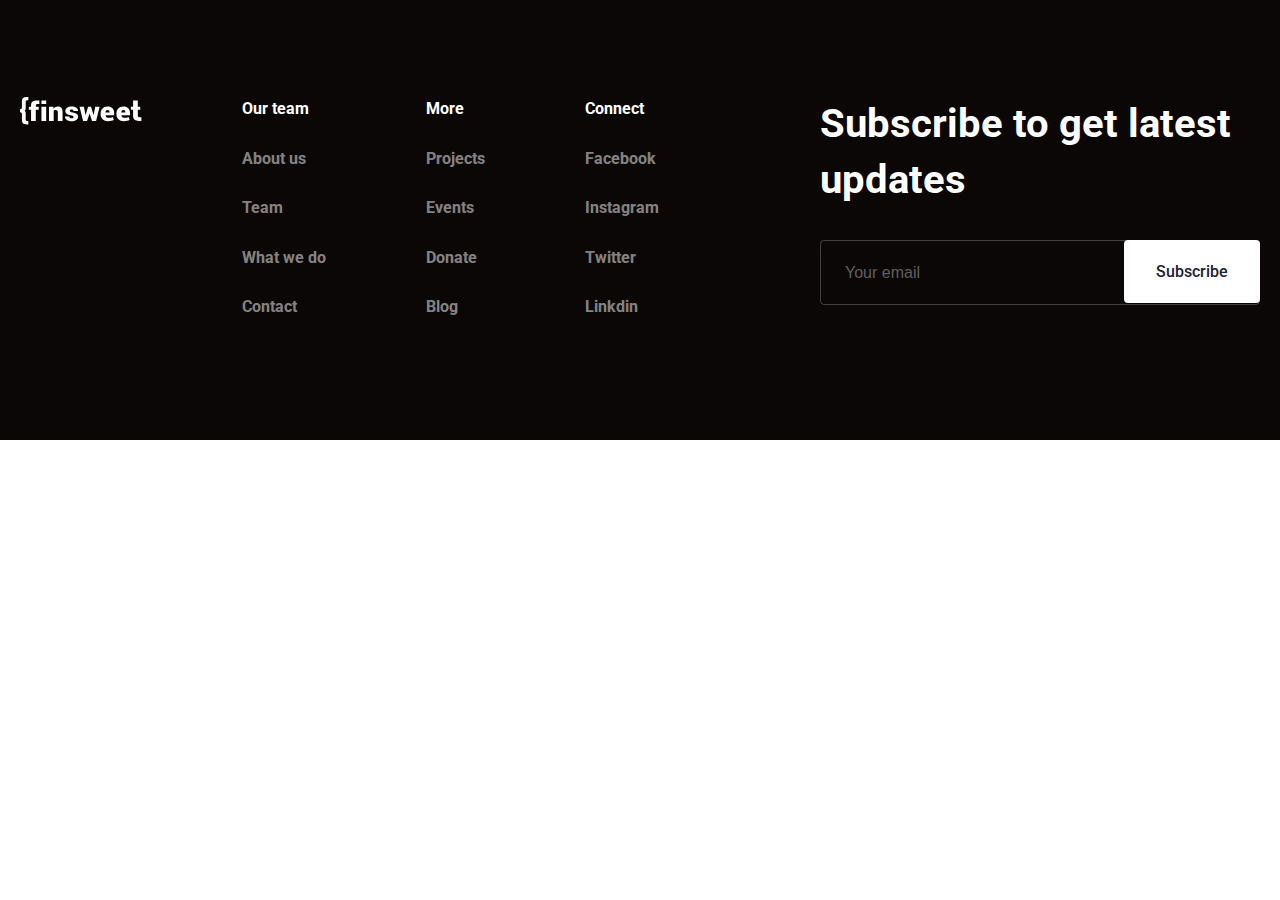
<file: html/footer.html>
<!DOCTYPE html>
<html lang="en">
<head>
    <meta charset="UTF-8">
    <meta http-equiv="X-UA-Compatible" content="IE=edge">
    <meta name="viewport" content="width=device-width, initial-scale=1.0">
    <title>finsweet</title>
    <link rel="stylesheet" href="../css/layout/footer.css">
</head>
<body>
    <footer>
        <div class="container">
            <div class="footer">
                <div class="footer-left">
                    <div class="footer__logo">
                        <svg width="122" height="29" viewBox="0 0 122 29" fill="none" xmlns="http://www.w3.org/2000/svg">
                            <path d="M1.90595 5.63978V11.2404C1.90595 12.1591 1.90595 13.191 0 13.191V14.7042V14.7246V16.1999C1.90595 16.1999 1.90595 17.2312 1.90595 18.1505V23.7505C1.90595 28.097 4.28734 28.4125 8.33667 28.4125V25.0321C6.43072 25.0321 5.71666 24.7515 5.71666 23.6671V18.1219C5.71666 16.8415 5.80457 15.5039 4.68683 14.6949C5.80457 13.8869 5.71666 12.5494 5.71666 11.2678V5.72378C5.71666 4.64053 6.43131 4.35878 8.33667 4.35878V0.977784C4.28734 0.977201 1.90595 1.29278 1.90595 5.63978ZM12.6216 5.45837C11.5804 6.33803 11.0601 7.60153 11.0601 9.2477V10.7265H8.88507V13.8164H11.0601V25.014H15.7864V13.8164H18.7144V10.7265H15.7864V9.67178C15.7864 9.13512 15.9443 8.72153 16.2601 8.43103C16.5759 8.14053 17.0274 7.99587 17.6129 7.99587C17.9005 7.99587 19.3699 8.00053 19.3699 8.00053V4.41478C19.3699 4.41478 16.7463 4.3862 16.3713 4.3862C15.2303 4.3862 13.6628 4.57753 12.6216 5.45837ZM21.4487 7.9877H26.1756V4.41478H21.4487V7.9877ZM21.4487 25.0146H26.1756V10.7265H21.4487V25.0146ZM37.8314 10.4622C36.9391 10.4622 36.1299 10.6629 35.4051 11.063C34.6803 11.4632 34.0715 12.0209 33.5787 12.7331L33.3975 10.7265H28.9774V25.014H33.6762V14.7415C33.9178 14.4773 34.2084 14.269 34.5475 14.1209C34.8866 13.9727 35.2747 13.8963 35.7119 13.8963C36.4092 13.8963 36.9367 14.066 37.2943 14.4044C37.652 14.7439 37.8314 15.3214 37.8314 16.141V25.0152H42.5439V16.1544C42.5439 14.1734 42.1277 12.7296 41.2964 11.8225C40.4645 10.9155 39.3091 10.4622 37.8314 10.4622ZM56.7964 17.9697C55.9089 17.2878 54.5442 16.7739 52.704 16.4309C51.533 16.2209 50.7538 15.9817 50.3687 15.7174C49.9829 15.4544 49.7898 15.1318 49.7898 14.7538C49.7898 14.3571 49.9572 14.0334 50.2915 13.7773C50.6258 13.5218 51.0397 13.3934 51.5324 13.3934C52.2016 13.3934 52.6873 13.5393 52.9893 13.8298C53.2913 14.1203 53.4426 14.5473 53.4426 15.1102H58.0158L58.0439 15.0314C58.1001 13.6828 57.5332 12.5867 56.3431 11.7368C55.153 10.8869 53.5538 10.4616 51.5462 10.4616C49.6402 10.4616 48.1302 10.9003 47.0143 11.7764C45.8989 12.6526 45.3415 13.719 45.3415 14.9772C45.3415 16.1654 45.7877 17.104 46.68 17.79C47.5722 18.4772 48.8969 18.983 50.6539 19.309C51.7693 19.5289 52.5383 19.7774 52.9612 20.0545C53.3846 20.3322 53.5957 20.6478 53.5957 20.9978C53.5957 21.4294 53.433 21.7631 53.1077 21.9947C52.7823 22.228 52.3039 22.3465 51.6718 22.3465C50.9099 22.3465 50.3214 22.1954 49.9082 21.8967C49.4943 21.598 49.2784 21.1092 49.2599 20.4314H44.9935L44.966 20.5101C44.9104 21.7258 45.4791 22.8265 46.674 23.8118C47.8683 24.7982 49.4925 25.2905 51.5468 25.2905C53.5269 25.2905 55.1183 24.8746 56.3221 24.0422C57.5266 23.2104 58.1282 22.1528 58.1282 20.8665C58.1282 19.6176 57.6839 18.6516 56.7964 17.9697ZM73.6198 19.0063H73.5361L71.0548 10.7276H68.0844L65.6306 19.0734H65.5469L63.8879 10.7276H59.5378L63.0931 25.0152H67.0677L69.5346 17.4359H69.6183L72.0727 25.0152H76.0604L79.602 10.7276H75.2519L73.6198 19.0063ZM87.6032 10.4621C85.3629 10.4535 83.64 11.1383 82.4367 12.5161C81.2317 13.8934 80.63 15.6696 80.63 17.8437V18.3459C80.63 20.3351 81.2927 21.9906 82.6161 23.3113C83.9408 24.6325 85.7146 25.2923 87.9363 25.2923C89.1354 25.2923 90.2579 25.1406 91.3038 24.8367C92.3492 24.5334 93.2026 24.153 93.8617 23.6951L92.7469 20.9745C91.9288 21.3011 91.2524 21.5292 90.7178 21.6616C90.1825 21.7946 89.4691 21.8605 88.5768 21.8605C87.6935 21.8605 86.9878 21.6249 86.4579 21.1541C85.9275 20.6816 85.6123 20.0814 85.5094 19.351L85.5381 19.2711H94.1541V16.9325C94.1541 14.9434 93.5728 13.3678 92.4114 12.2052C91.2512 11.0432 89.6473 10.4621 87.6032 10.4621ZM89.5552 16.4845H85.4975L85.4556 16.4192C85.5304 15.6527 85.7373 15.0408 86.077 14.5829C86.4155 14.1261 86.925 13.8969 87.6038 13.8969C88.273 13.8969 88.7646 14.0905 89.0821 14.4779C89.3979 14.8652 89.5564 15.4199 89.5564 16.1415L89.5552 16.4845ZM103.418 10.4621C101.177 10.4535 99.4557 11.1383 98.2513 12.5161C97.048 13.8934 96.4452 15.6696 96.4452 17.8437V18.3459C96.4452 20.3351 97.1078 21.9906 98.4325 23.3113C99.7577 24.6325 101.53 25.2923 103.751 25.2923C104.951 25.2923 106.074 25.1406 107.12 24.8367C108.166 24.5334 109.018 24.153 109.678 23.6951L108.563 20.9745C107.745 21.3011 107.069 21.5292 106.534 21.6616C105.998 21.7946 105.285 21.8605 104.393 21.8605C103.51 21.8605 102.804 21.6249 102.274 21.1541C101.743 20.6816 101.428 20.0814 101.325 19.351L101.353 19.2711H109.97V16.9325C109.97 14.9434 109.389 13.3678 108.227 12.2052C107.065 11.0432 105.463 10.4621 103.418 10.4621ZM105.369 16.4845H101.313L101.271 16.4192C101.346 15.6527 101.552 15.0408 101.891 14.5829C102.229 14.1261 102.739 13.8969 103.418 13.8969C104.087 13.8969 104.58 14.0905 104.897 14.4779C105.214 14.8652 105.371 15.4199 105.371 16.1415V16.4851H105.369V16.4845ZM119.652 21.3087C119.067 21.3087 118.615 21.164 118.299 20.8735C117.984 20.583 117.825 20.1683 117.825 19.6316V13.8415H120.277V10.7504H117.825V4.39203H113.099V10.7504H110.923V13.8415H113.099V20.0557C113.099 21.7019 113.619 22.9654 114.66 23.8462C115.7 24.7276 117.267 24.9184 118.41 24.9184C118.786 24.9184 121.409 24.8898 121.409 24.8898V21.304C121.409 21.304 119.941 21.3087 119.652 21.3087Z" fill="#FFFFFF"/>
                            </svg>
                            
                    </div>
                    <div class="footer__our-team">
                        <ul class="footer-items">
                            <li class="footer-item"><a href="">Our team</a></li>
                            <li class="footer-item"><a href="">About us</a></li>
                            <li class="footer-item"><a href="">Team</a></li>
                            <li class="footer-item"><a href="">What we do</a></li>
                            <li class="footer-item"><a href="">Contact</a></li>
                        </ul>
                    </div>
                    <div class="footer__more">
                        <ul class="footer-items">
                            <li class="footer-item"><a href="">More</a></li>
                            <li class="footer-item"><a href="">Projects</a></li>
                            <li class="footer-item"><a href="">Events</a></li>
                            <li class="footer-item"><a href="">Donate</a></li>
                            <li class="footer-item"><a href="">Blog</a></li>
                        </ul>
                    </div>
                    <div class="footer__connect">
                        <ul class="footer-items">
                            <li class="footer-item"><a href="">Connect </a></li>
                            <li class="footer-item"><a href="">Facebook</a></li>
                            <li class="footer-item"><a href="">Instagram</a></li>
                            <li class="footer-item"><a href="">Twitter</a></li>
                            <li class="footer-item"><a href="">Linkdin </a></li>
                        </ul>
                    </div>
                </div>
                <div class="footer-right">
                    <div class="footer-right__title">
                        <h1>Subscribe to get latest updates</h1>
                    </div>
                    <div class="footer__input">
                        <input type="email" placeholder="Your email">
                        <button>Subscribe</button>
                    </div>
                </div>
            </div>
        </div>
    </footer>    
</body>
</html>
</file>
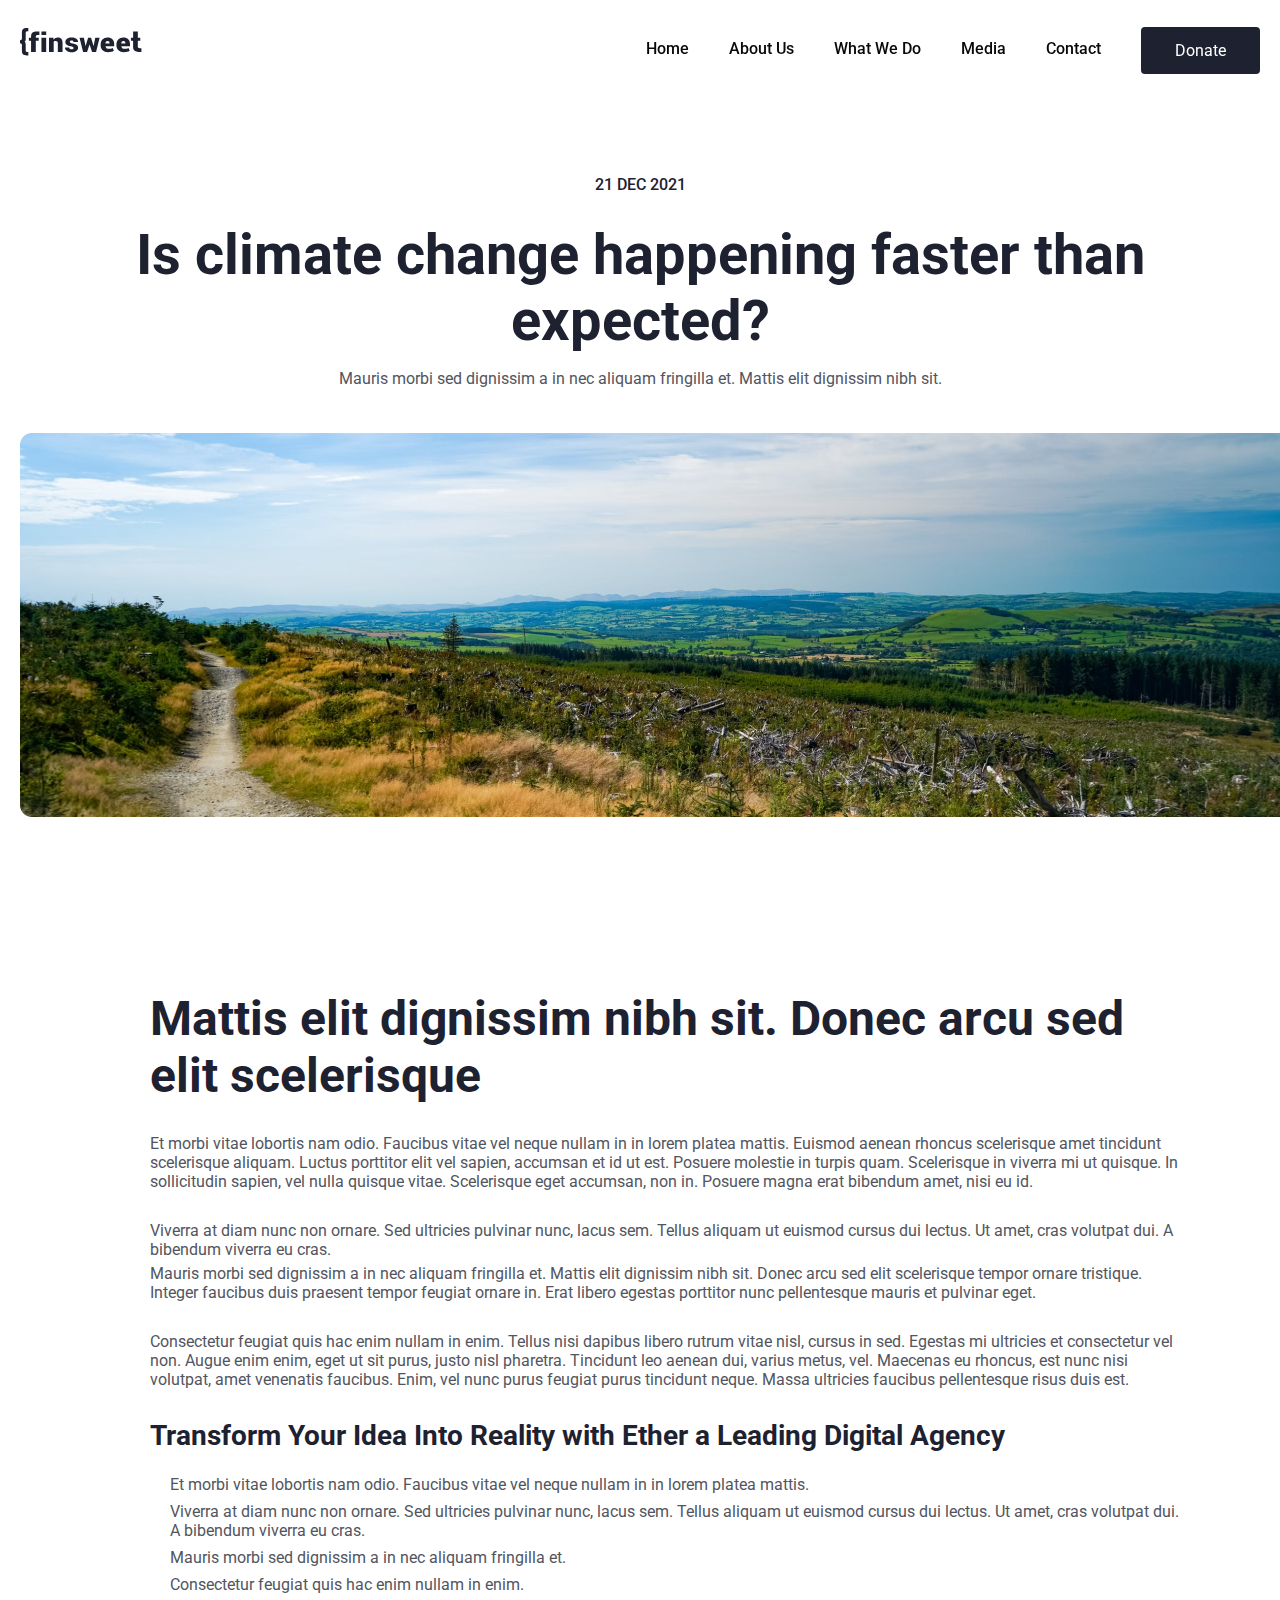
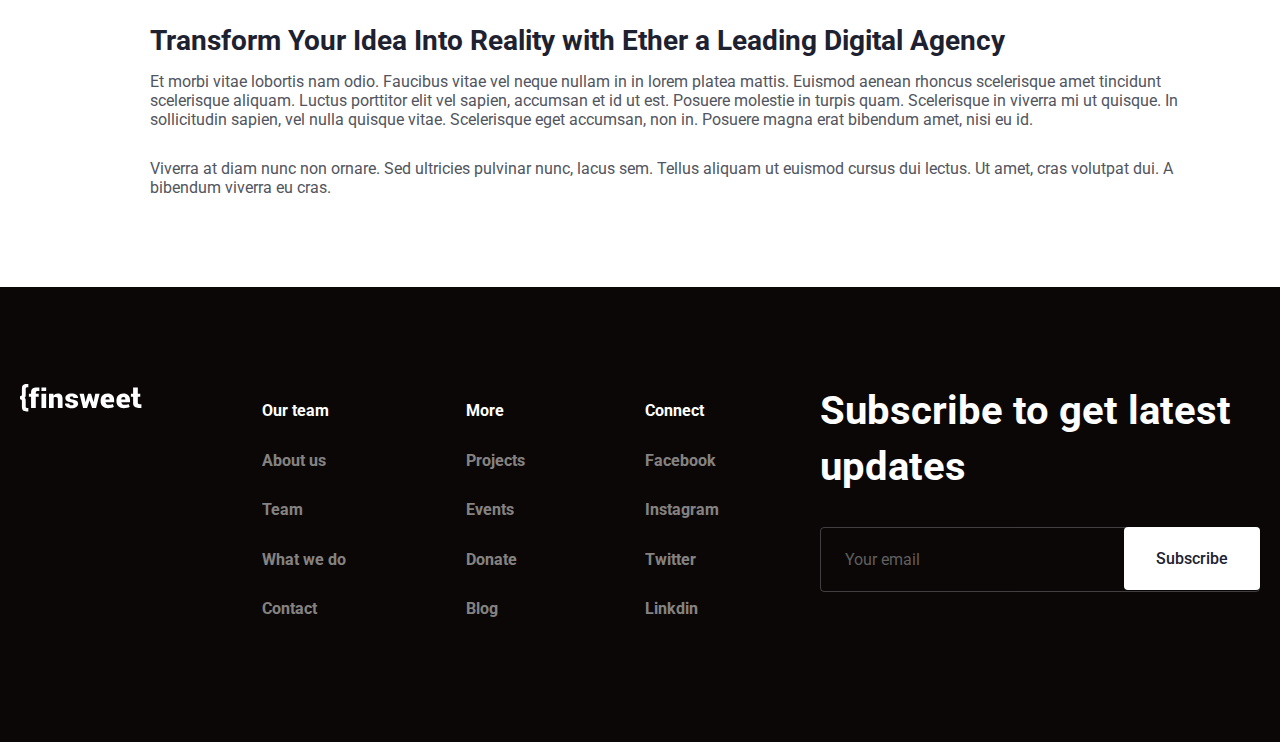
<file: html/ismoil-blog-post.html>
<!DOCTYPE html>
<html lang="en">
  <head>
    <meta charset="UTF-8" />
    <meta http-equiv="X-UA-Compatible" content="IE=edge" />
    <meta name="viewport" content="width=device-width, initial-scale=1.0" />
    <title>Blog Post Read More</title>
    <link rel="stylesheet" href="../css/pages/blog/ismoil-blog-post.css" />
  </head>
  <body>
    <header>
      <nav>
        <div class="container">
          <div class="navbar">
            <div class="nav-left">
              <img src="../images/home/logo.svg" alt="" />
            </div>
            <div class="nav-right">
              <ul class="nav-items">
                <li class="nav-item"><a href="">Home</a></li>
                <li class="nav-item"><a href="">About Us</a></li>
                <li class="nav-item"><a href="">What We Do</a></li>
                <li class="nav-item"><a href="">Media</a></li>
                <li class="nav-item"><a href="">Contact</a></li>
                <button class="donate-btn">Donate</button>
              </ul>
            </div>
          </div>
        </div>
      </nav>
      <div class="container">
        <div class="read__more">
          <section class="read__happening">
            <p class="read__happening-date">21 DEC 2021</p>
            <h1 class="read__happening-text">
              Is climate change happening faster than expected?
            </h1>
            <p class="read__happening-content">
              Mauris morbi sed dignissim a in nec aliquam fringilla et. Mattis
              elit dignissim nibh sit.
            </p>
            <img
              class="read__happening-img"
              src="../images/blog/Image (13).png"
              alt=""
            />
          </section>
          <section class="read__articles">
            <div class="container">
              <div class="read__article-1">
                <h1 class="read__article-1-h1">
                  Mattis elit dignissim nibh sit. Donec arcu sed elit
                  scelerisque
                </h1>
                <p class="read__article-1-p1">
                  Et morbi vitae lobortis nam odio. Faucibus vitae vel neque
                  nullam in in lorem platea mattis. Euismod aenean rhoncus
                  scelerisque amet tincidunt scelerisque aliquam. Luctus
                  porttitor elit vel sapien, accumsan et id ut est. Posuere
                  molestie in turpis quam. Scelerisque in viverra mi ut quisque.
                  In sollicitudin sapien, vel nulla quisque vitae. Scelerisque
                  eget accumsan, non in. Posuere magna erat bibendum amet, nisi
                  eu id.
                </p>
                <p class="read__article-1-p2">
                  Viverra at diam nunc non ornare. Sed ultricies pulvinar nunc,
                  lacus sem. Tellus aliquam ut euismod cursus dui lectus. Ut
                  amet, cras volutpat dui. A bibendum viverra eu cras.
                </p>
                <p class="read__article-1-p3">
                  Mauris morbi sed dignissim a in nec aliquam fringilla et.
                  Mattis elit dignissim nibh sit. Donec arcu sed elit
                  scelerisque tempor ornare tristique. Integer faucibus duis
                  praesent tempor feugiat ornare in. Erat libero egestas
                  porttitor nunc pellentesque mauris et pulvinar eget.
                </p>
                <p class="read__article-1-p4">
                  Consectetur feugiat quis hac enim nullam in enim. Tellus nisi
                  dapibus libero rutrum vitae nisl, cursus in sed. Egestas mi
                  ultricies et consectetur vel non. Augue enim enim, eget ut sit
                  purus, justo nisl pharetra. Tincidunt leo aenean dui, varius
                  metus, vel. Maecenas eu rhoncus, est nunc nisi volutpat, amet
                  venenatis faucibus. Enim, vel nunc purus feugiat purus
                  tincidunt neque. Massa ultricies faucibus pellentesque risus
                  duis est.
                </p>
              </div>
              <div class="read__article-2">
                <h2 class="read__article-2-h2">
                  Transform Your Idea Into Reality with Ether a Leading Digital
                  Agency
                </h2>
                <ul>
                  <li class="read__article-2-li1">
                    Et morbi vitae lobortis nam odio. Faucibus vitae vel neque
                    nullam in in lorem platea mattis.
                  </li>
                  <li class="read__article-2-li2">
                    Viverra at diam nunc non ornare. Sed ultricies pulvinar
                    nunc, lacus sem. Tellus aliquam ut euismod cursus dui
                    lectus. Ut amet, cras volutpat dui. A bibendum viverra eu
                    cras.
                  </li>
                  <li class="read__article-2-li3">
                    Mauris morbi sed dignissim a in nec aliquam fringilla et.
                  </li>
                  <li class="read__article-2-li4">
                    Consectetur feugiat quis hac enim nullam in enim.
                  </li>
                </ul>
              </div>
              <div class="read__article-3">
                <h2 class="read__article-3-h2">
                  Transform Your Idea Into Reality with Ether a Leading Digital
                  Agency
                </h2>
                <p class="read__article-3-p1">
                  Et morbi vitae lobortis nam odio. Faucibus vitae vel neque
                  nullam in in lorem platea mattis. Euismod aenean rhoncus
                  scelerisque amet tincidunt scelerisque aliquam. Luctus
                  porttitor elit vel sapien, accumsan et id ut est. Posuere
                  molestie in turpis quam. Scelerisque in viverra mi ut quisque.
                  In sollicitudin sapien, vel nulla quisque vitae. Scelerisque
                  eget accumsan, non in. Posuere magna erat bibendum amet, nisi
                  eu id.
                </p>
                <p class="read__article-3-p2">
                  Viverra at diam nunc non ornare. Sed ultricies pulvinar nunc,
                  lacus sem. Tellus aliquam ut euismod cursus dui lectus. Ut
                  amet, cras volutpat dui. A bibendum viverra eu cras.
                </p>
              </div>
            </div>
          </section>
        </div>
      </div>
    </header>
    <footer>
      <div class="container">
        <div class="footer">
          <div class="footer-left">
            <div class="footer__logo">
              <svg
                width="122"
                height="29"
                viewBox="0 0 122 29"
                fill="none"
                xmlns="http://www.w3.org/2000/svg"
              >
                <path
                  d="M1.90595 5.63978V11.2404C1.90595 12.1591 1.90595 13.191 0 13.191V14.7042V14.7246V16.1999C1.90595 16.1999 1.90595 17.2312 1.90595 18.1505V23.7505C1.90595 28.097 4.28734 28.4125 8.33667 28.4125V25.0321C6.43072 25.0321 5.71666 24.7515 5.71666 23.6671V18.1219C5.71666 16.8415 5.80457 15.5039 4.68683 14.6949C5.80457 13.8869 5.71666 12.5494 5.71666 11.2678V5.72378C5.71666 4.64053 6.43131 4.35878 8.33667 4.35878V0.977784C4.28734 0.977201 1.90595 1.29278 1.90595 5.63978ZM12.6216 5.45837C11.5804 6.33803 11.0601 7.60153 11.0601 9.2477V10.7265H8.88507V13.8164H11.0601V25.014H15.7864V13.8164H18.7144V10.7265H15.7864V9.67178C15.7864 9.13512 15.9443 8.72153 16.2601 8.43103C16.5759 8.14053 17.0274 7.99587 17.6129 7.99587C17.9005 7.99587 19.3699 8.00053 19.3699 8.00053V4.41478C19.3699 4.41478 16.7463 4.3862 16.3713 4.3862C15.2303 4.3862 13.6628 4.57753 12.6216 5.45837ZM21.4487 7.9877H26.1756V4.41478H21.4487V7.9877ZM21.4487 25.0146H26.1756V10.7265H21.4487V25.0146ZM37.8314 10.4622C36.9391 10.4622 36.1299 10.6629 35.4051 11.063C34.6803 11.4632 34.0715 12.0209 33.5787 12.7331L33.3975 10.7265H28.9774V25.014H33.6762V14.7415C33.9178 14.4773 34.2084 14.269 34.5475 14.1209C34.8866 13.9727 35.2747 13.8963 35.7119 13.8963C36.4092 13.8963 36.9367 14.066 37.2943 14.4044C37.652 14.7439 37.8314 15.3214 37.8314 16.141V25.0152H42.5439V16.1544C42.5439 14.1734 42.1277 12.7296 41.2964 11.8225C40.4645 10.9155 39.3091 10.4622 37.8314 10.4622ZM56.7964 17.9697C55.9089 17.2878 54.5442 16.7739 52.704 16.4309C51.533 16.2209 50.7538 15.9817 50.3687 15.7174C49.9829 15.4544 49.7898 15.1318 49.7898 14.7538C49.7898 14.3571 49.9572 14.0334 50.2915 13.7773C50.6258 13.5218 51.0397 13.3934 51.5324 13.3934C52.2016 13.3934 52.6873 13.5393 52.9893 13.8298C53.2913 14.1203 53.4426 14.5473 53.4426 15.1102H58.0158L58.0439 15.0314C58.1001 13.6828 57.5332 12.5867 56.3431 11.7368C55.153 10.8869 53.5538 10.4616 51.5462 10.4616C49.6402 10.4616 48.1302 10.9003 47.0143 11.7764C45.8989 12.6526 45.3415 13.719 45.3415 14.9772C45.3415 16.1654 45.7877 17.104 46.68 17.79C47.5722 18.4772 48.8969 18.983 50.6539 19.309C51.7693 19.5289 52.5383 19.7774 52.9612 20.0545C53.3846 20.3322 53.5957 20.6478 53.5957 20.9978C53.5957 21.4294 53.433 21.7631 53.1077 21.9947C52.7823 22.228 52.3039 22.3465 51.6718 22.3465C50.9099 22.3465 50.3214 22.1954 49.9082 21.8967C49.4943 21.598 49.2784 21.1092 49.2599 20.4314H44.9935L44.966 20.5101C44.9104 21.7258 45.4791 22.8265 46.674 23.8118C47.8683 24.7982 49.4925 25.2905 51.5468 25.2905C53.5269 25.2905 55.1183 24.8746 56.3221 24.0422C57.5266 23.2104 58.1282 22.1528 58.1282 20.8665C58.1282 19.6176 57.6839 18.6516 56.7964 17.9697ZM73.6198 19.0063H73.5361L71.0548 10.7276H68.0844L65.6306 19.0734H65.5469L63.8879 10.7276H59.5378L63.0931 25.0152H67.0677L69.5346 17.4359H69.6183L72.0727 25.0152H76.0604L79.602 10.7276H75.2519L73.6198 19.0063ZM87.6032 10.4621C85.3629 10.4535 83.64 11.1383 82.4367 12.5161C81.2317 13.8934 80.63 15.6696 80.63 17.8437V18.3459C80.63 20.3351 81.2927 21.9906 82.6161 23.3113C83.9408 24.6325 85.7146 25.2923 87.9363 25.2923C89.1354 25.2923 90.2579 25.1406 91.3038 24.8367C92.3492 24.5334 93.2026 24.153 93.8617 23.6951L92.7469 20.9745C91.9288 21.3011 91.2524 21.5292 90.7178 21.6616C90.1825 21.7946 89.4691 21.8605 88.5768 21.8605C87.6935 21.8605 86.9878 21.6249 86.4579 21.1541C85.9275 20.6816 85.6123 20.0814 85.5094 19.351L85.5381 19.2711H94.1541V16.9325C94.1541 14.9434 93.5728 13.3678 92.4114 12.2052C91.2512 11.0432 89.6473 10.4621 87.6032 10.4621ZM89.5552 16.4845H85.4975L85.4556 16.4192C85.5304 15.6527 85.7373 15.0408 86.077 14.5829C86.4155 14.1261 86.925 13.8969 87.6038 13.8969C88.273 13.8969 88.7646 14.0905 89.0821 14.4779C89.3979 14.8652 89.5564 15.4199 89.5564 16.1415L89.5552 16.4845ZM103.418 10.4621C101.177 10.4535 99.4557 11.1383 98.2513 12.5161C97.048 13.8934 96.4452 15.6696 96.4452 17.8437V18.3459C96.4452 20.3351 97.1078 21.9906 98.4325 23.3113C99.7577 24.6325 101.53 25.2923 103.751 25.2923C104.951 25.2923 106.074 25.1406 107.12 24.8367C108.166 24.5334 109.018 24.153 109.678 23.6951L108.563 20.9745C107.745 21.3011 107.069 21.5292 106.534 21.6616C105.998 21.7946 105.285 21.8605 104.393 21.8605C103.51 21.8605 102.804 21.6249 102.274 21.1541C101.743 20.6816 101.428 20.0814 101.325 19.351L101.353 19.2711H109.97V16.9325C109.97 14.9434 109.389 13.3678 108.227 12.2052C107.065 11.0432 105.463 10.4621 103.418 10.4621ZM105.369 16.4845H101.313L101.271 16.4192C101.346 15.6527 101.552 15.0408 101.891 14.5829C102.229 14.1261 102.739 13.8969 103.418 13.8969C104.087 13.8969 104.58 14.0905 104.897 14.4779C105.214 14.8652 105.371 15.4199 105.371 16.1415V16.4851H105.369V16.4845ZM119.652 21.3087C119.067 21.3087 118.615 21.164 118.299 20.8735C117.984 20.583 117.825 20.1683 117.825 19.6316V13.8415H120.277V10.7504H117.825V4.39203H113.099V10.7504H110.923V13.8415H113.099V20.0557C113.099 21.7019 113.619 22.9654 114.66 23.8462C115.7 24.7276 117.267 24.9184 118.41 24.9184C118.786 24.9184 121.409 24.8898 121.409 24.8898V21.304C121.409 21.304 119.941 21.3087 119.652 21.3087Z"
                  fill="#FFFFFF"
                />
              </svg>
            </div>
            <div class="footer__our-team">
              <ul class="footer-items">
                <li class="footer-item"><a href="">Our team</a></li>
                <li class="footer-item"><a href="">About us</a></li>
                <li class="footer-item"><a href="">Team</a></li>
                <li class="footer-item"><a href="">What we do</a></li>
                <li class="footer-item"><a href="">Contact</a></li>
              </ul>
            </div>
            <div class="footer__more">
              <ul class="footer-items">
                <li class="footer-item"><a href="">More</a></li>
                <li class="footer-item"><a href="">Projects</a></li>
                <li class="footer-item"><a href="">Events</a></li>
                <li class="footer-item"><a href="">Donate</a></li>
                <li class="footer-item"><a href="">Blog</a></li>
              </ul>
            </div>
            <div class="footer__connect">
              <ul class="footer-items">
                <li class="footer-item"><a href="">Connect </a></li>
                <li class="footer-item"><a href="">Facebook</a></li>
                <li class="footer-item"><a href="">Instagram</a></li>
                <li class="footer-item"><a href="">Twitter</a></li>
                <li class="footer-item"><a href="">Linkdin </a></li>
              </ul>
            </div>
          </div>
          <div class="footer-right">
            <div class="footer-right__title">
              <h1>Subscribe to get latest updates</h1>
            </div>
            <div class="footer__input">
              <input type="email" placeholder="Your email" />
              <button>Subscribe</button>
            </div>
          </div>
        </div>
      </div>
    </footer>
  </body>
</html>
</file>
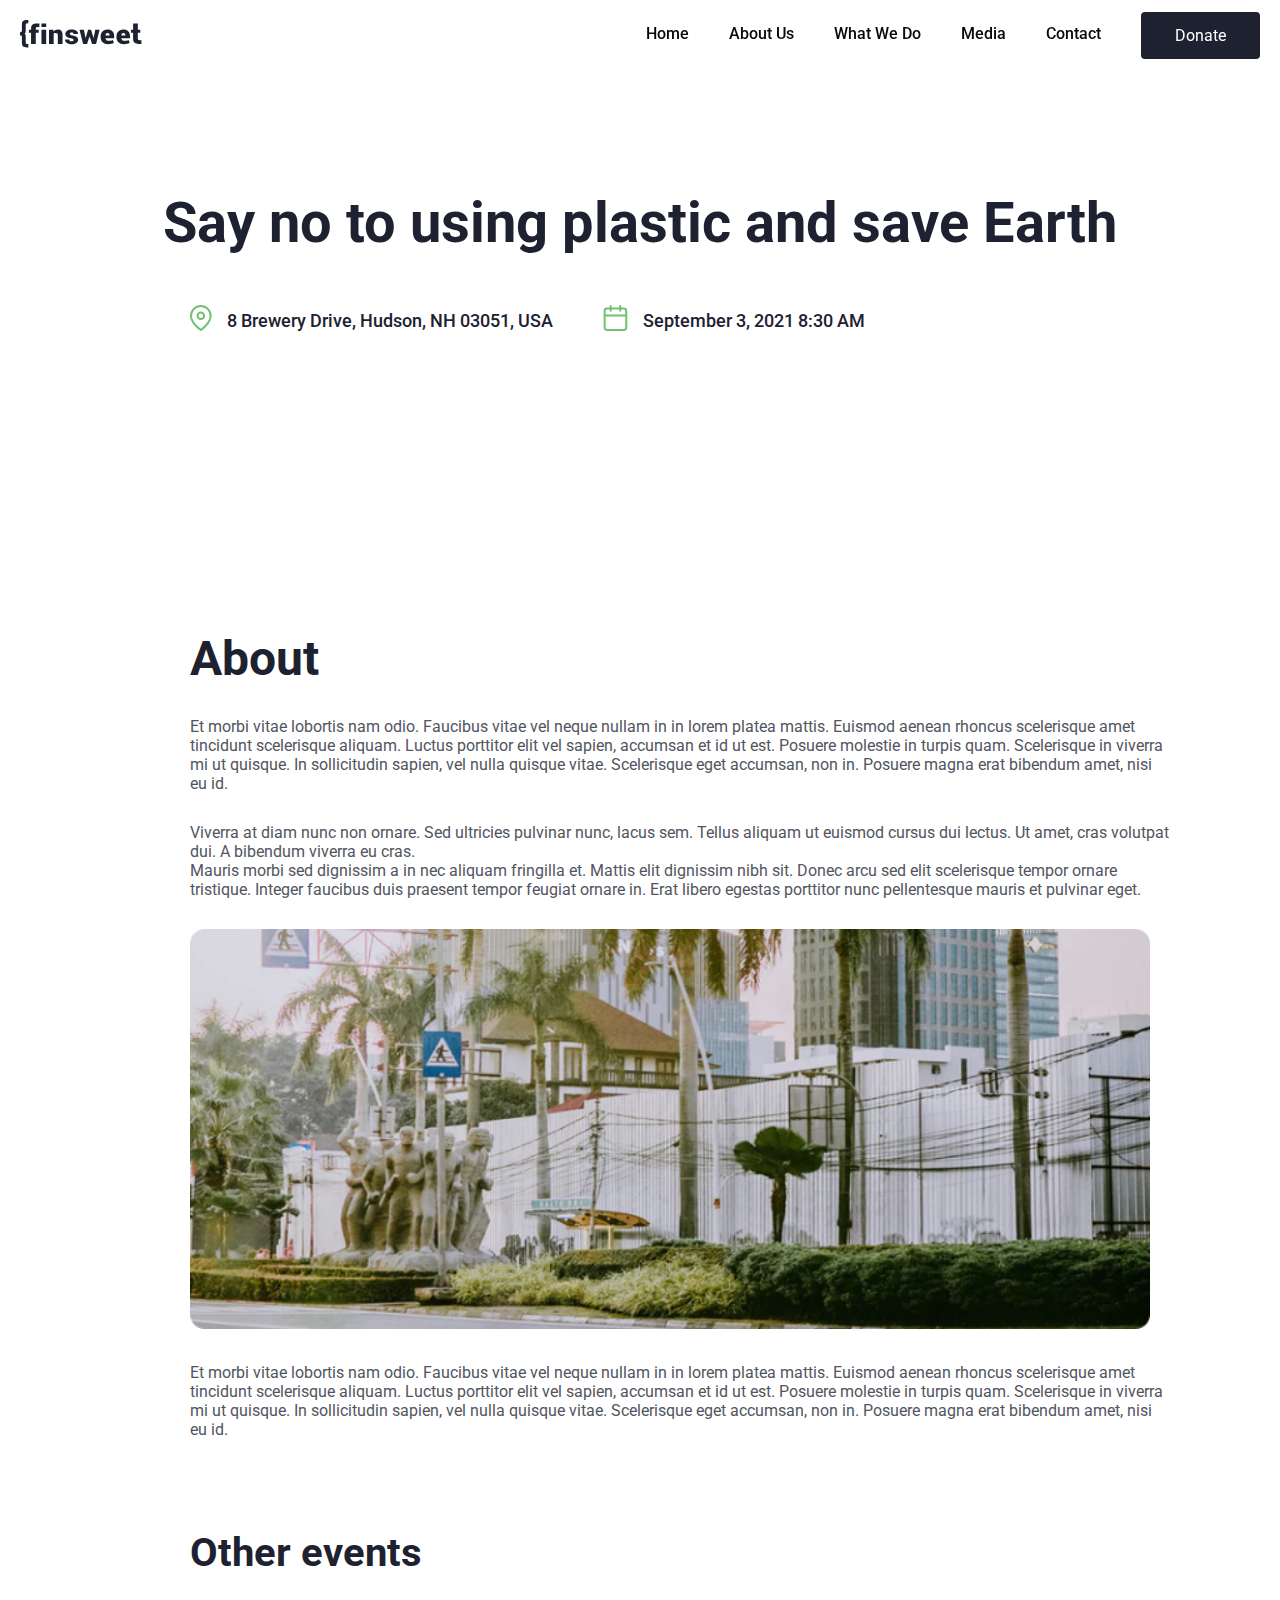
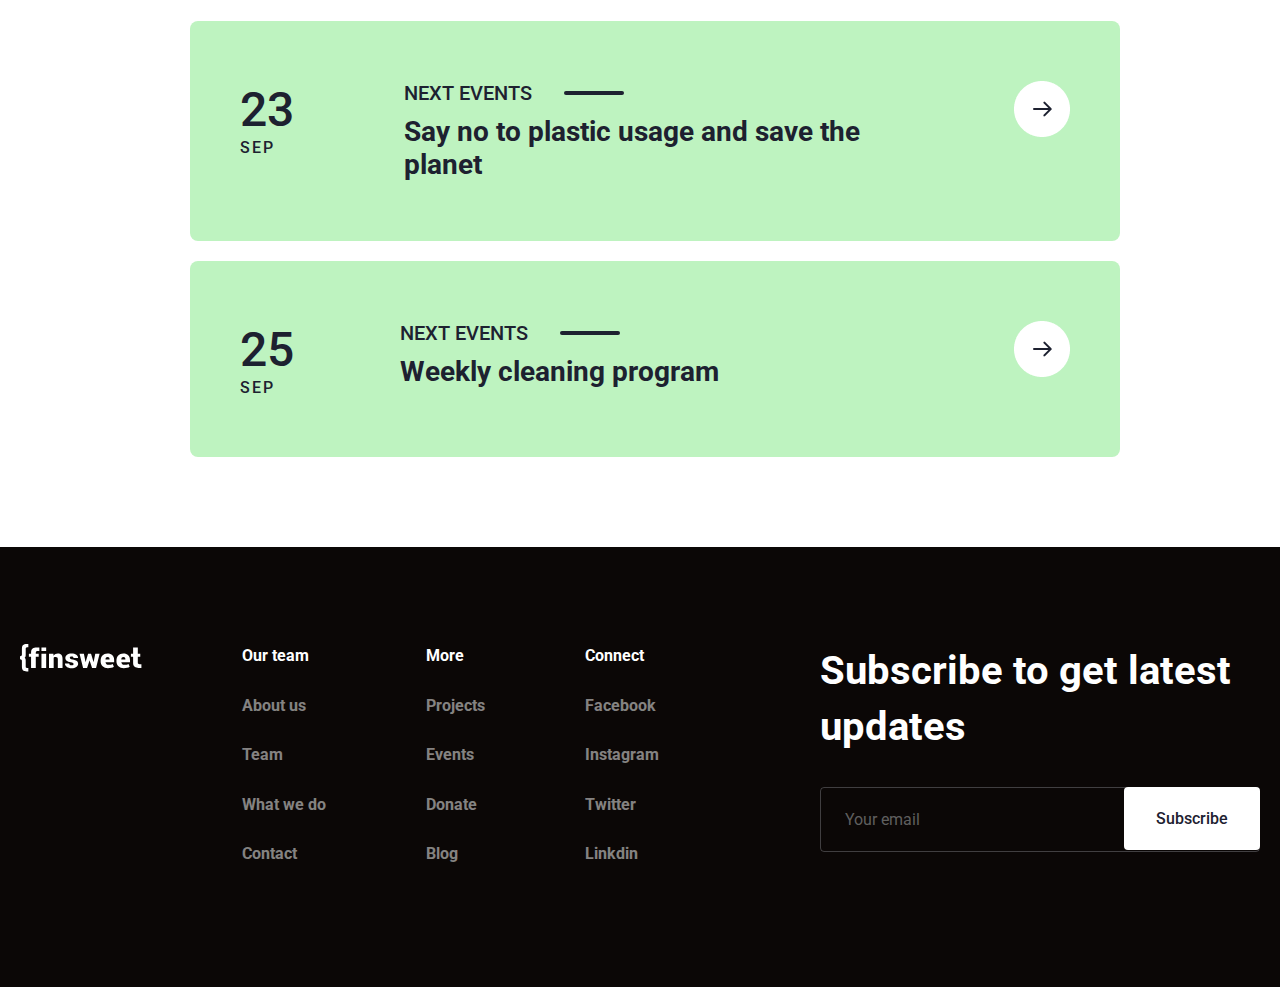
<file: html/ismoil-event.html>
<!DOCTYPE html>
<html lang="en">
  <head>
    <meta charset="UTF-8" />
    <meta http-equiv="X-UA-Compatible" content="IE=edge" />
    <meta name="viewport" content="width=device-width, initial-scale=1.0" />
    <title>Event Read More</title>
    <link rel="stylesheet" href="../css/pages/event-read-more/ismoil-event.css" />
  </head>
  <body>
    <header>
      <nav>
        <div class="container">
          <div class="navbar">
            <div class="nav-left">
              <img src="../images/home/logo.svg" alt="" />
            </div>
            <div class="nav-right">
              <ul class="nav-items">
                <li class="nav-item"><a href="">Home</a></li>
                <li class="nav-item"><a href="">About Us</a></li>
                <li class="nav-item"><a href="">What We Do</a></li>
                <li class="nav-item"><a href="">Media</a></li>
                <li class="nav-item"><a href="">Contact</a></li>
                <button class="donate-btn">Donate</button>
              </ul>
            </div>
          </div>
        </div>
      </nav>
      <div class="event__read-more">
        <section class="event__save-earth">
          <div class="container">
            <h1 class="event__save-earth-h1">
              Say no to using plastic and save Earth
            </h1>
            <div class="event__save-things">
              <div class="event__save-location">
                <svg
                  width="22"
                  height="26"
                  viewBox="0 0 22 26"
                  fill="none"
                  xmlns="http://www.w3.org/2000/svg"
                >
                  <path
                    d="M20.6364 10.8182C20.6364 18.4545 10.8182 25 10.8182 25C10.8182 25 1 18.4545 1 10.8182C1 8.21424 2.03441 5.71695 3.87568 3.87568C5.71694 2.03441 8.21424 1 10.8182 1C13.4221 1 15.9194 2.03441 17.7607 3.87568C19.6019 5.71695 20.6364 8.21424 20.6364 10.8182Z"
                    stroke="#70C174"
                    stroke-width="2"
                    stroke-linecap="round"
                    stroke-linejoin="round"
                  />
                  <path
                    d="M10.822 14.0918C12.6295 14.0918 14.0948 12.6266 14.0948 10.8191C14.0948 9.01164 12.6295 7.54639 10.822 7.54639C9.01457 7.54639 7.54932 9.01164 7.54932 10.8191C7.54932 12.6266 9.01457 14.0918 10.822 14.0918Z"
                    stroke="#70C174"
                    stroke-width="2"
                    stroke-linecap="round"
                    stroke-linejoin="round"
                  />
                </svg>
                <p class="event__save-earth-p1">
                  8 Brewery Drive, Hudson, NH 03051, USA
                </p>
              </div>
              <div class="event__save-time">
                <svg
                  width="25"
                  height="26"
                  viewBox="0 0 25 26"
                  fill="none"
                  xmlns="http://www.w3.org/2000/svg"
                >
                  <path
                    d="M17.2357 1V5.7999M7.63519 1V5.7999M1.63672 10.6001H23.2363M4.03667 3.40049H20.8363C22.1618 3.40049 23.2363 4.47499 23.2363 5.80044V22.6001C23.2363 23.9256 22.1618 25 20.8363 25H4.03667C2.71121 25 1.63672 23.9256 1.63672 22.6001V5.80044C1.63672 4.47499 2.71121 3.40049 4.03667 3.40049Z"
                    stroke="#70C174"
                    stroke-width="2"
                    stroke-linecap="round"
                    stroke-linejoin="round"
                  />
                </svg>
                <p class="event__save-earth-p2">September 3, 2021 8:30 AM</p>
              </div>
            </div>
          </div>
        </section>
        <div class="container">
          <section class="event__about">
            <h1 class="event__about-h1">About</h1>
            <p class="event__about-p1">
              Et morbi vitae lobortis nam odio. Faucibus vitae vel neque nullam
              in in lorem platea mattis. Euismod aenean rhoncus scelerisque amet
              tincidunt scelerisque aliquam. Luctus porttitor elit vel sapien,
              accumsan et id ut est. Posuere molestie in turpis quam.
              Scelerisque in viverra mi ut quisque. In sollicitudin sapien, vel
              nulla quisque vitae. Scelerisque eget accumsan, non in. Posuere
              magna erat bibendum amet, nisi eu id.
            </p>
            <p class="event__about-p2">
              Viverra at diam nunc non ornare. Sed ultricies pulvinar nunc,
              lacus sem. Tellus aliquam ut euismod cursus dui lectus. Ut amet,
              cras volutpat dui. A bibendum viverra eu cras.
            </p>
            <p class="event__about-p3">
              Mauris morbi sed dignissim a in nec aliquam fringilla et. Mattis
              elit dignissim nibh sit. Donec arcu sed elit scelerisque tempor
              ornare tristique. Integer faucibus duis praesent tempor feugiat
              ornare in. Erat libero egestas porttitor nunc pellentesque mauris
              et pulvinar eget.
            </p>
            <img src="../images/event-read-more/Image (14).png" alt="" />
            <p class="event__about-p4">
              Et morbi vitae lobortis nam odio. Faucibus vitae vel neque nullam
              in in lorem platea mattis. Euismod aenean rhoncus scelerisque amet
              tincidunt scelerisque aliquam. Luctus porttitor elit vel sapien,
              accumsan et id ut est. Posuere molestie in turpis quam.
              Scelerisque in viverra mi ut quisque. In sollicitudin sapien, vel
              nulla quisque vitae. Scelerisque eget accumsan, non in. Posuere
              magna erat bibendum amet, nisi eu id.
            </p>
          </section>
          <section class="event__other">
            <h1 class="event__other-h1">Other events</h1>
            <div class="event__other-row">
              <div class="event__other-card">
                <div class="event__other-date">
                  <h1>23</h1>
                  <h3>SEP</h3>
                </div>
                <div class="event__other-text">
                  <h2 class="event__other-h2-1">NEXT EVENTS</h2>
                  <h2 class="event__other-h2-2-1">
                    Say no to plastic usage and save the planet
                  </h2>
                </div>
                <div class="event__other-img">
                  <img src="../images/event-read-more/Arrow button.png" alt="" />
                </div>
              </div>
              <div class="event__other-card">
                <div class="event__other-date">
                  <h1>25</h1>
                  <h3>SEP</h3>
                </div>
                <div class="event__other-text2 event__other-text">
                  <h2 class="event__other-h2-1">NEXT EVENTS</h2>
                  <h2 class="event__other-h2-2">Weekly cleaning program</h2>
                </div>
                <div class="event__other-img">
                  <img src="../images/event-read-more/Arrow button.png" alt="" />
                </div>
              </div>
            </div>
          </section>
        </div>
      </div>
    </header>
    <footer>
      <div class="container">
        <div class="footer">
          <div class="footer-left">
            <div class="footer__logo">
              <svg
                width="122"
                height="29"
                viewBox="0 0 122 29"
                fill="none"
                xmlns="http://www.w3.org/2000/svg"
              >
                <path
                  d="M1.90595 5.63978V11.2404C1.90595 12.1591 1.90595 13.191 0 13.191V14.7042V14.7246V16.1999C1.90595 16.1999 1.90595 17.2312 1.90595 18.1505V23.7505C1.90595 28.097 4.28734 28.4125 8.33667 28.4125V25.0321C6.43072 25.0321 5.71666 24.7515 5.71666 23.6671V18.1219C5.71666 16.8415 5.80457 15.5039 4.68683 14.6949C5.80457 13.8869 5.71666 12.5494 5.71666 11.2678V5.72378C5.71666 4.64053 6.43131 4.35878 8.33667 4.35878V0.977784C4.28734 0.977201 1.90595 1.29278 1.90595 5.63978ZM12.6216 5.45837C11.5804 6.33803 11.0601 7.60153 11.0601 9.2477V10.7265H8.88507V13.8164H11.0601V25.014H15.7864V13.8164H18.7144V10.7265H15.7864V9.67178C15.7864 9.13512 15.9443 8.72153 16.2601 8.43103C16.5759 8.14053 17.0274 7.99587 17.6129 7.99587C17.9005 7.99587 19.3699 8.00053 19.3699 8.00053V4.41478C19.3699 4.41478 16.7463 4.3862 16.3713 4.3862C15.2303 4.3862 13.6628 4.57753 12.6216 5.45837ZM21.4487 7.9877H26.1756V4.41478H21.4487V7.9877ZM21.4487 25.0146H26.1756V10.7265H21.4487V25.0146ZM37.8314 10.4622C36.9391 10.4622 36.1299 10.6629 35.4051 11.063C34.6803 11.4632 34.0715 12.0209 33.5787 12.7331L33.3975 10.7265H28.9774V25.014H33.6762V14.7415C33.9178 14.4773 34.2084 14.269 34.5475 14.1209C34.8866 13.9727 35.2747 13.8963 35.7119 13.8963C36.4092 13.8963 36.9367 14.066 37.2943 14.4044C37.652 14.7439 37.8314 15.3214 37.8314 16.141V25.0152H42.5439V16.1544C42.5439 14.1734 42.1277 12.7296 41.2964 11.8225C40.4645 10.9155 39.3091 10.4622 37.8314 10.4622ZM56.7964 17.9697C55.9089 17.2878 54.5442 16.7739 52.704 16.4309C51.533 16.2209 50.7538 15.9817 50.3687 15.7174C49.9829 15.4544 49.7898 15.1318 49.7898 14.7538C49.7898 14.3571 49.9572 14.0334 50.2915 13.7773C50.6258 13.5218 51.0397 13.3934 51.5324 13.3934C52.2016 13.3934 52.6873 13.5393 52.9893 13.8298C53.2913 14.1203 53.4426 14.5473 53.4426 15.1102H58.0158L58.0439 15.0314C58.1001 13.6828 57.5332 12.5867 56.3431 11.7368C55.153 10.8869 53.5538 10.4616 51.5462 10.4616C49.6402 10.4616 48.1302 10.9003 47.0143 11.7764C45.8989 12.6526 45.3415 13.719 45.3415 14.9772C45.3415 16.1654 45.7877 17.104 46.68 17.79C47.5722 18.4772 48.8969 18.983 50.6539 19.309C51.7693 19.5289 52.5383 19.7774 52.9612 20.0545C53.3846 20.3322 53.5957 20.6478 53.5957 20.9978C53.5957 21.4294 53.433 21.7631 53.1077 21.9947C52.7823 22.228 52.3039 22.3465 51.6718 22.3465C50.9099 22.3465 50.3214 22.1954 49.9082 21.8967C49.4943 21.598 49.2784 21.1092 49.2599 20.4314H44.9935L44.966 20.5101C44.9104 21.7258 45.4791 22.8265 46.674 23.8118C47.8683 24.7982 49.4925 25.2905 51.5468 25.2905C53.5269 25.2905 55.1183 24.8746 56.3221 24.0422C57.5266 23.2104 58.1282 22.1528 58.1282 20.8665C58.1282 19.6176 57.6839 18.6516 56.7964 17.9697ZM73.6198 19.0063H73.5361L71.0548 10.7276H68.0844L65.6306 19.0734H65.5469L63.8879 10.7276H59.5378L63.0931 25.0152H67.0677L69.5346 17.4359H69.6183L72.0727 25.0152H76.0604L79.602 10.7276H75.2519L73.6198 19.0063ZM87.6032 10.4621C85.3629 10.4535 83.64 11.1383 82.4367 12.5161C81.2317 13.8934 80.63 15.6696 80.63 17.8437V18.3459C80.63 20.3351 81.2927 21.9906 82.6161 23.3113C83.9408 24.6325 85.7146 25.2923 87.9363 25.2923C89.1354 25.2923 90.2579 25.1406 91.3038 24.8367C92.3492 24.5334 93.2026 24.153 93.8617 23.6951L92.7469 20.9745C91.9288 21.3011 91.2524 21.5292 90.7178 21.6616C90.1825 21.7946 89.4691 21.8605 88.5768 21.8605C87.6935 21.8605 86.9878 21.6249 86.4579 21.1541C85.9275 20.6816 85.6123 20.0814 85.5094 19.351L85.5381 19.2711H94.1541V16.9325C94.1541 14.9434 93.5728 13.3678 92.4114 12.2052C91.2512 11.0432 89.6473 10.4621 87.6032 10.4621ZM89.5552 16.4845H85.4975L85.4556 16.4192C85.5304 15.6527 85.7373 15.0408 86.077 14.5829C86.4155 14.1261 86.925 13.8969 87.6038 13.8969C88.273 13.8969 88.7646 14.0905 89.0821 14.4779C89.3979 14.8652 89.5564 15.4199 89.5564 16.1415L89.5552 16.4845ZM103.418 10.4621C101.177 10.4535 99.4557 11.1383 98.2513 12.5161C97.048 13.8934 96.4452 15.6696 96.4452 17.8437V18.3459C96.4452 20.3351 97.1078 21.9906 98.4325 23.3113C99.7577 24.6325 101.53 25.2923 103.751 25.2923C104.951 25.2923 106.074 25.1406 107.12 24.8367C108.166 24.5334 109.018 24.153 109.678 23.6951L108.563 20.9745C107.745 21.3011 107.069 21.5292 106.534 21.6616C105.998 21.7946 105.285 21.8605 104.393 21.8605C103.51 21.8605 102.804 21.6249 102.274 21.1541C101.743 20.6816 101.428 20.0814 101.325 19.351L101.353 19.2711H109.97V16.9325C109.97 14.9434 109.389 13.3678 108.227 12.2052C107.065 11.0432 105.463 10.4621 103.418 10.4621ZM105.369 16.4845H101.313L101.271 16.4192C101.346 15.6527 101.552 15.0408 101.891 14.5829C102.229 14.1261 102.739 13.8969 103.418 13.8969C104.087 13.8969 104.58 14.0905 104.897 14.4779C105.214 14.8652 105.371 15.4199 105.371 16.1415V16.4851H105.369V16.4845ZM119.652 21.3087C119.067 21.3087 118.615 21.164 118.299 20.8735C117.984 20.583 117.825 20.1683 117.825 19.6316V13.8415H120.277V10.7504H117.825V4.39203H113.099V10.7504H110.923V13.8415H113.099V20.0557C113.099 21.7019 113.619 22.9654 114.66 23.8462C115.7 24.7276 117.267 24.9184 118.41 24.9184C118.786 24.9184 121.409 24.8898 121.409 24.8898V21.304C121.409 21.304 119.941 21.3087 119.652 21.3087Z"
                  fill="#FFFFFF"
                />
              </svg>
            </div>
            <div class="footer__our-team">
              <ul class="footer-items">
                <li class="footer-item"><a href="">Our team</a></li>
                <li class="footer-item"><a href="">About us</a></li>
                <li class="footer-item"><a href="">Team</a></li>
                <li class="footer-item"><a href="">What we do</a></li>
                <li class="footer-item"><a href="">Contact</a></li>
              </ul>
            </div>
            <div class="footer__more">
              <ul class="footer-items">
                <li class="footer-item"><a href="">More</a></li>
                <li class="footer-item"><a href="">Projects</a></li>
                <li class="footer-item"><a href="">Events</a></li>
                <li class="footer-item"><a href="">Donate</a></li>
                <li class="footer-item"><a href="">Blog</a></li>
              </ul>
            </div>
            <div class="footer__connect">
              <ul class="footer-items">
                <li class="footer-item"><a href="">Connect </a></li>
                <li class="footer-item"><a href="">Facebook</a></li>
                <li class="footer-item"><a href="">Instagram</a></li>
                <li class="footer-item"><a href="">Twitter</a></li>
                <li class="footer-item"><a href="">Linkdin </a></li>
              </ul>
            </div>
          </div>
          <div class="footer-right">
            <div class="footer-right__title">
              <h1>Subscribe to get latest updates</h1>
            </div>
            <div class="footer__input">
              <input type="email" placeholder="Your email" />
              <button>Subscribe</button>
            </div>
          </div>
        </div>
      </div>
    </footer>
  </body>
</html>
</file>
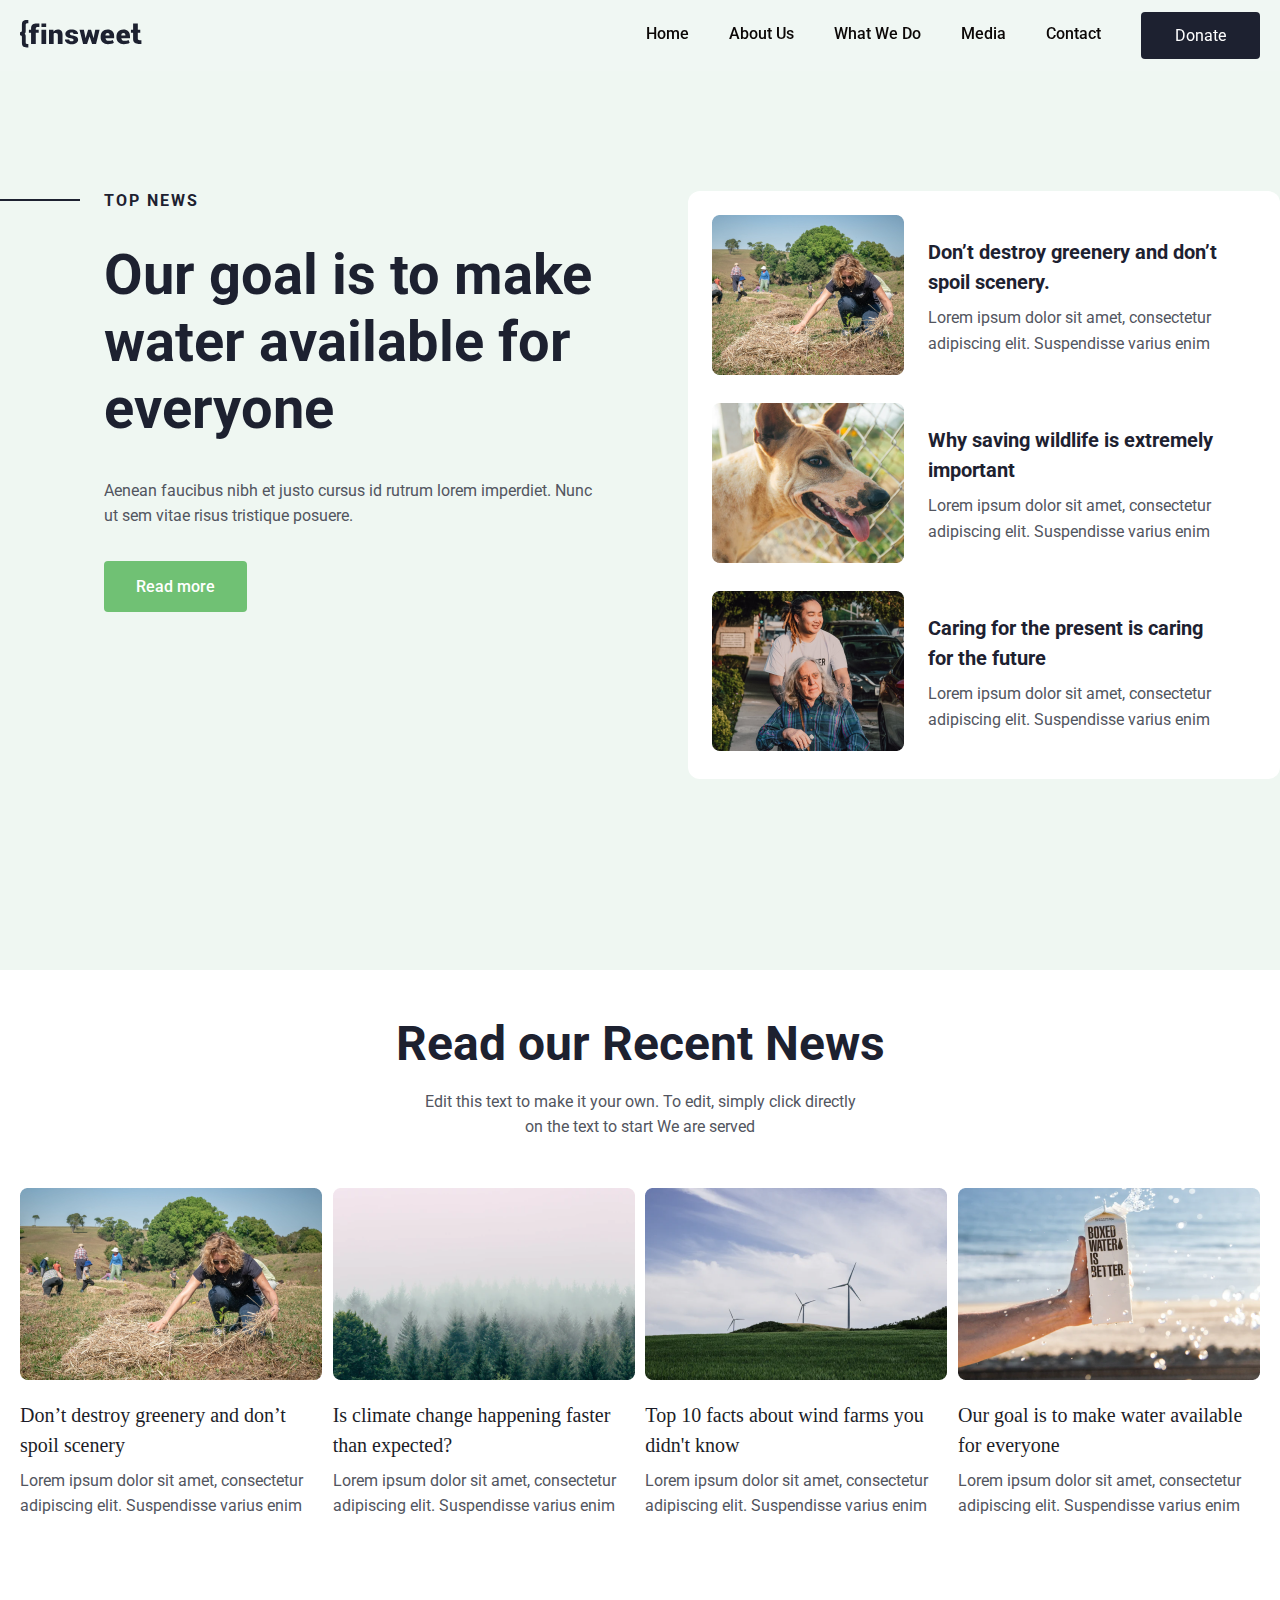
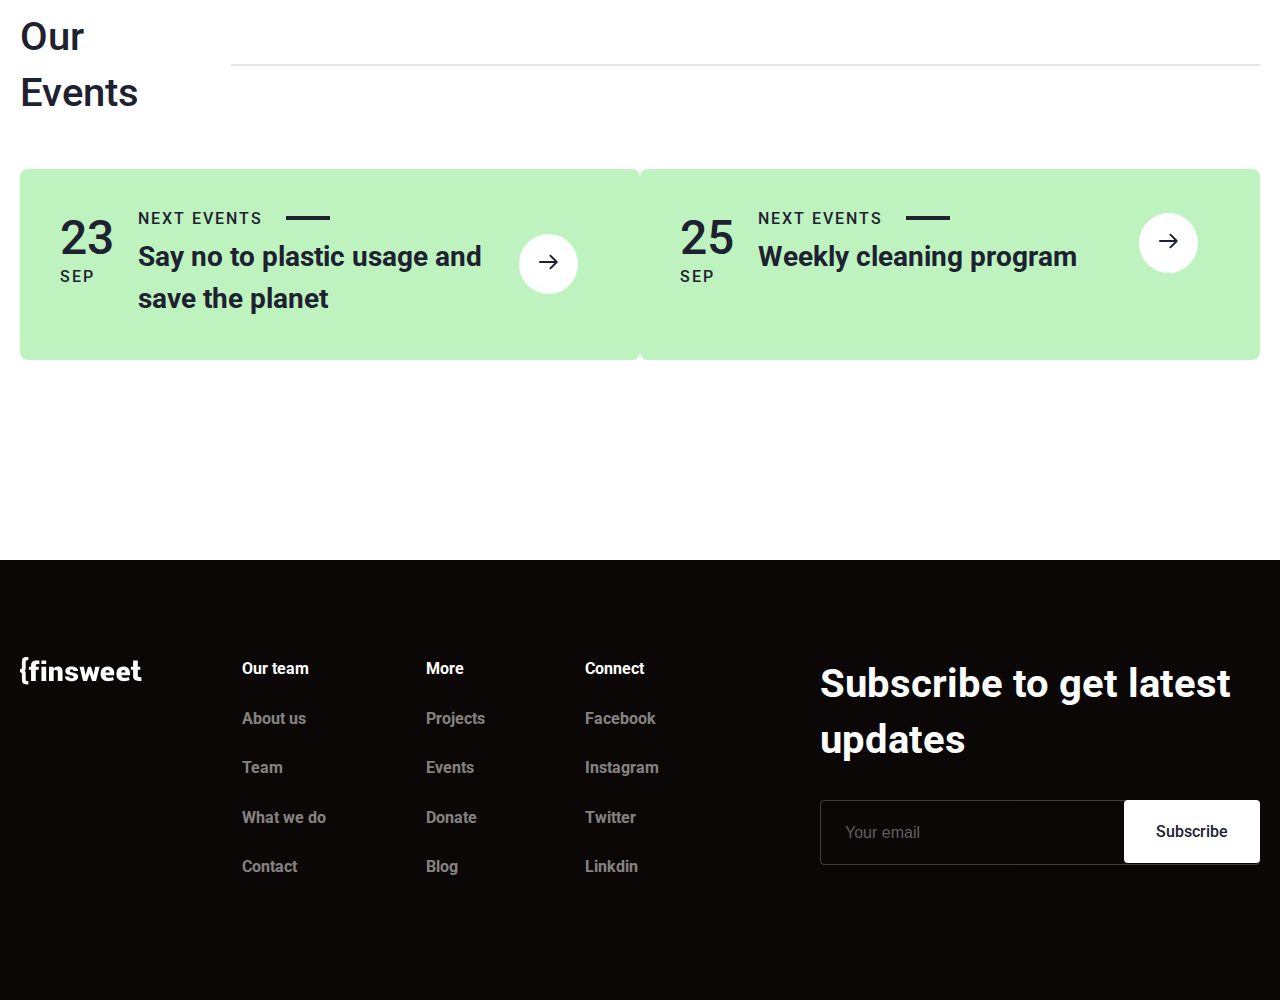
<file: html/media.html>
<!DOCTYPE html>
<html lang="en">
  <head>
    <meta charset="UTF-8" />
    <meta http-equiv="X-UA-Compatible" content="IE=edge" />
    <meta name="viewport" content="width=device-width, initial-scale=1.0" />
    <title>media</title>
    <link rel="stylesheet" href="../css/pages/media/media.css" />
  </head>
  <body>
    <header>
      <nav>
        <div class="container">
          <div class="navbar">
            <div class="nav-left">
              <img src="../images/home/logo.svg" alt="" />
            </div>
            <div class="nav-right">
              <ul class="nav-items">
                <li class="nav-item"><a href="">Home</a></li>
                <li class="nav-item"><a href="">About Us</a></li>
                <li class="nav-item"><a href="">What We Do</a></li>
                <li class="nav-item"><a href="">Media</a></li>
                <li class="nav-item"><a href="">Contact</a></li>
                <button class="donate-btn">Donate</button>
              </ul>
            </div>
          </div>
        </div>
      </nav>
    </header>
    <main>
      <section id="working">
        <div class="container working_sect">
          <div class="working__left_part">
            <span class="dark_line"></span>
            <div class="working__left_part_desc">
              <h3>Top news</h3>
              <h1>Our goal is to make water available for everyone</h1>
              <p>
                Aenean faucibus nibh et justo cursus id rutrum lorem imperdiet.
                Nunc ut sem vitae risus tristique posuere.
              </p>
              <button class="join_btn">Read more</button>
            </div>
          </div>
          <div class="working__right_img_card">
            <div class="wrapper_img_and_text">
              <div>
                <img src="../images/whatWeDo/media_1.png" alt="" />
              </div>
              <div class="wrapper_text">
                <h3>Don’t destroy greenery and don’t spoil scenery.</h3>
                <p>
                  Lorem ipsum dolor sit amet, consectetur adipiscing elit.
                  Suspendisse varius enim
                </p>
              </div>
            </div>
            <div class="wrapper_img_and_text">
              <div>
                <img src="../images/whatWeDo/media_2.png" alt="" />
              </div>
              <div class="wrapper_text">
                <h3>Why saving wildlife is extremely important</h3>
                <p>
                  Lorem ipsum dolor sit amet, consectetur adipiscing elit.
                  Suspendisse varius enim
                </p>
              </div>
            </div>
            <div class="wrapper_img_and_text">
              <div>
                <img src="../images/whatWeDo/media_3.png" alt="" />
              </div>
              <div class="wrapper_text">
                <h3>Caring for the present is caring for the future</h3>
                <p>
                  Lorem ipsum dolor sit amet, consectetur adipiscing elit.
                  Suspendisse varius enim
                </p>
              </div>
            </div>
          </div>
        </div>
      </section>
      <section id="news">
        <div class="container">
          <div class="news_head_part">
            <h2>Read our Recent News</h2>
            <p>
              Edit this text to make it your own. To edit, simply click directly
              on the text to start We are served
            </p>
          </div>

          <div class="news_wrapper_images">
            <div class="news_images">
              <img src="../images/whatWeDo/news_1.png" alt="" />
              <h4>Don’t destroy greenery and don’t spoil scenery</h4>
              <p>
                Lorem ipsum dolor sit amet, consectetur adipiscing elit.
                Suspendisse varius enim
              </p>
            </div>
            <div class="news_images">
              <img src="../images/whatWeDo/news_2.png" alt="" />
              <h4>Is climate change happening faster than expected?</h4>
              <p>
                Lorem ipsum dolor sit amet, consectetur adipiscing elit.
                Suspendisse varius enim
              </p>
            </div>
            <div class="news_images">
              <img src="../images/whatWeDo/news_3.png" alt="" />
              <h4>Top 10 facts about wind farms you didn't know</h4>
              <p>
                Lorem ipsum dolor sit amet, consectetur adipiscing elit.
                Suspendisse varius enim
              </p>
            </div>
            <div class="news_images">
              <img src="../images/whatWeDo/news_4.png" alt="" />
              <h4>Our goal is to make water available for everyone</h4>
              <p>
                Lorem ipsum dolor sit amet, consectetur adipiscing elit.
                Suspendisse varius enim
              </p>
            </div>
          </div>
        </div>
      </section>
      <section id="events">
        <div class="container">
          <div class="events_head_part">
            <h2>Our Events</h2>
            <span></span>
          </div>
          <div class="events__wrapper_cards">
            <div class="event_cards">
              <div class="data">
                <p>23</p>
                <span>SEP</span>
              </div>
              <div class="text_and_link_to_next">
                <div class="next_event_text">
                  <div class="event_text">
                    <p>Next Events</p>
                    <span></span>
                  </div>
                  <h2 class="plastic">
                    Say no to plastic usage and save the planet
                  </h2>
                </div>
                <a class="link_to_next_event" href="">
                  <img src="../images/whatWeDo/right_icon.svg" alt="" />
                </a>
              </div>
            </div>
            <div class="event_cards">
              <div class="data">
                <p>25</p>
                <span>SEP</span>
              </div>
              <div class="text_and_link_to_next">
                <div class="next_event_text">
                  <div class="event_text">
                    <p>Next Events</p>
                    <span></span>
                  </div>
                  <h2 class="plastic">Weekly cleaning program</h2>
                </div>
                <a class="link_to_next_event" href="">
                  <img src="../images/whatWeDo/right_icon.svg" alt="" />
                </a>
              </div>
            </div>
          </div>
        </div>
      </section>
    </main>
    <footer>
      <div class="container">
        <div class="footer">
          <div class="footer-left">
            <div class="footer__logo">
              <svg
                width="122"
                height="29"
                viewBox="0 0 122 29"
                fill="none"
                xmlns="http://www.w3.org/2000/svg"
              >
                <path
                  d="M1.90595 5.63978V11.2404C1.90595 12.1591 1.90595 13.191 0 13.191V14.7042V14.7246V16.1999C1.90595 16.1999 1.90595 17.2312 1.90595 18.1505V23.7505C1.90595 28.097 4.28734 28.4125 8.33667 28.4125V25.0321C6.43072 25.0321 5.71666 24.7515 5.71666 23.6671V18.1219C5.71666 16.8415 5.80457 15.5039 4.68683 14.6949C5.80457 13.8869 5.71666 12.5494 5.71666 11.2678V5.72378C5.71666 4.64053 6.43131 4.35878 8.33667 4.35878V0.977784C4.28734 0.977201 1.90595 1.29278 1.90595 5.63978ZM12.6216 5.45837C11.5804 6.33803 11.0601 7.60153 11.0601 9.2477V10.7265H8.88507V13.8164H11.0601V25.014H15.7864V13.8164H18.7144V10.7265H15.7864V9.67178C15.7864 9.13512 15.9443 8.72153 16.2601 8.43103C16.5759 8.14053 17.0274 7.99587 17.6129 7.99587C17.9005 7.99587 19.3699 8.00053 19.3699 8.00053V4.41478C19.3699 4.41478 16.7463 4.3862 16.3713 4.3862C15.2303 4.3862 13.6628 4.57753 12.6216 5.45837ZM21.4487 7.9877H26.1756V4.41478H21.4487V7.9877ZM21.4487 25.0146H26.1756V10.7265H21.4487V25.0146ZM37.8314 10.4622C36.9391 10.4622 36.1299 10.6629 35.4051 11.063C34.6803 11.4632 34.0715 12.0209 33.5787 12.7331L33.3975 10.7265H28.9774V25.014H33.6762V14.7415C33.9178 14.4773 34.2084 14.269 34.5475 14.1209C34.8866 13.9727 35.2747 13.8963 35.7119 13.8963C36.4092 13.8963 36.9367 14.066 37.2943 14.4044C37.652 14.7439 37.8314 15.3214 37.8314 16.141V25.0152H42.5439V16.1544C42.5439 14.1734 42.1277 12.7296 41.2964 11.8225C40.4645 10.9155 39.3091 10.4622 37.8314 10.4622ZM56.7964 17.9697C55.9089 17.2878 54.5442 16.7739 52.704 16.4309C51.533 16.2209 50.7538 15.9817 50.3687 15.7174C49.9829 15.4544 49.7898 15.1318 49.7898 14.7538C49.7898 14.3571 49.9572 14.0334 50.2915 13.7773C50.6258 13.5218 51.0397 13.3934 51.5324 13.3934C52.2016 13.3934 52.6873 13.5393 52.9893 13.8298C53.2913 14.1203 53.4426 14.5473 53.4426 15.1102H58.0158L58.0439 15.0314C58.1001 13.6828 57.5332 12.5867 56.3431 11.7368C55.153 10.8869 53.5538 10.4616 51.5462 10.4616C49.6402 10.4616 48.1302 10.9003 47.0143 11.7764C45.8989 12.6526 45.3415 13.719 45.3415 14.9772C45.3415 16.1654 45.7877 17.104 46.68 17.79C47.5722 18.4772 48.8969 18.983 50.6539 19.309C51.7693 19.5289 52.5383 19.7774 52.9612 20.0545C53.3846 20.3322 53.5957 20.6478 53.5957 20.9978C53.5957 21.4294 53.433 21.7631 53.1077 21.9947C52.7823 22.228 52.3039 22.3465 51.6718 22.3465C50.9099 22.3465 50.3214 22.1954 49.9082 21.8967C49.4943 21.598 49.2784 21.1092 49.2599 20.4314H44.9935L44.966 20.5101C44.9104 21.7258 45.4791 22.8265 46.674 23.8118C47.8683 24.7982 49.4925 25.2905 51.5468 25.2905C53.5269 25.2905 55.1183 24.8746 56.3221 24.0422C57.5266 23.2104 58.1282 22.1528 58.1282 20.8665C58.1282 19.6176 57.6839 18.6516 56.7964 17.9697ZM73.6198 19.0063H73.5361L71.0548 10.7276H68.0844L65.6306 19.0734H65.5469L63.8879 10.7276H59.5378L63.0931 25.0152H67.0677L69.5346 17.4359H69.6183L72.0727 25.0152H76.0604L79.602 10.7276H75.2519L73.6198 19.0063ZM87.6032 10.4621C85.3629 10.4535 83.64 11.1383 82.4367 12.5161C81.2317 13.8934 80.63 15.6696 80.63 17.8437V18.3459C80.63 20.3351 81.2927 21.9906 82.6161 23.3113C83.9408 24.6325 85.7146 25.2923 87.9363 25.2923C89.1354 25.2923 90.2579 25.1406 91.3038 24.8367C92.3492 24.5334 93.2026 24.153 93.8617 23.6951L92.7469 20.9745C91.9288 21.3011 91.2524 21.5292 90.7178 21.6616C90.1825 21.7946 89.4691 21.8605 88.5768 21.8605C87.6935 21.8605 86.9878 21.6249 86.4579 21.1541C85.9275 20.6816 85.6123 20.0814 85.5094 19.351L85.5381 19.2711H94.1541V16.9325C94.1541 14.9434 93.5728 13.3678 92.4114 12.2052C91.2512 11.0432 89.6473 10.4621 87.6032 10.4621ZM89.5552 16.4845H85.4975L85.4556 16.4192C85.5304 15.6527 85.7373 15.0408 86.077 14.5829C86.4155 14.1261 86.925 13.8969 87.6038 13.8969C88.273 13.8969 88.7646 14.0905 89.0821 14.4779C89.3979 14.8652 89.5564 15.4199 89.5564 16.1415L89.5552 16.4845ZM103.418 10.4621C101.177 10.4535 99.4557 11.1383 98.2513 12.5161C97.048 13.8934 96.4452 15.6696 96.4452 17.8437V18.3459C96.4452 20.3351 97.1078 21.9906 98.4325 23.3113C99.7577 24.6325 101.53 25.2923 103.751 25.2923C104.951 25.2923 106.074 25.1406 107.12 24.8367C108.166 24.5334 109.018 24.153 109.678 23.6951L108.563 20.9745C107.745 21.3011 107.069 21.5292 106.534 21.6616C105.998 21.7946 105.285 21.8605 104.393 21.8605C103.51 21.8605 102.804 21.6249 102.274 21.1541C101.743 20.6816 101.428 20.0814 101.325 19.351L101.353 19.2711H109.97V16.9325C109.97 14.9434 109.389 13.3678 108.227 12.2052C107.065 11.0432 105.463 10.4621 103.418 10.4621ZM105.369 16.4845H101.313L101.271 16.4192C101.346 15.6527 101.552 15.0408 101.891 14.5829C102.229 14.1261 102.739 13.8969 103.418 13.8969C104.087 13.8969 104.58 14.0905 104.897 14.4779C105.214 14.8652 105.371 15.4199 105.371 16.1415V16.4851H105.369V16.4845ZM119.652 21.3087C119.067 21.3087 118.615 21.164 118.299 20.8735C117.984 20.583 117.825 20.1683 117.825 19.6316V13.8415H120.277V10.7504H117.825V4.39203H113.099V10.7504H110.923V13.8415H113.099V20.0557C113.099 21.7019 113.619 22.9654 114.66 23.8462C115.7 24.7276 117.267 24.9184 118.41 24.9184C118.786 24.9184 121.409 24.8898 121.409 24.8898V21.304C121.409 21.304 119.941 21.3087 119.652 21.3087Z"
                  fill="#FFFFFF"
                />
              </svg>
            </div>
            <div class="footer__our-team">
              <ul class="footer-items">
                <li class="footer-item"><a href="">Our team</a></li>
                <li class="footer-item"><a href="">About us</a></li>
                <li class="footer-item"><a href="">Team</a></li>
                <li class="footer-item"><a href="">What we do</a></li>
                <li class="footer-item"><a href="">Contact</a></li>
              </ul>
            </div>
            <div class="footer__more">
              <ul class="footer-items">
                <li class="footer-item"><a href="">More</a></li>
                <li class="footer-item"><a href="">Projects</a></li>
                <li class="footer-item"><a href="">Events</a></li>
                <li class="footer-item"><a href="">Donate</a></li>
                <li class="footer-item"><a href="">Blog</a></li>
              </ul>
            </div>
            <div class="footer__connect">
              <ul class="footer-items">
                <li class="footer-item"><a href="">Connect </a></li>
                <li class="footer-item"><a href="">Facebook</a></li>
                <li class="footer-item"><a href="">Instagram</a></li>
                <li class="footer-item"><a href="">Twitter</a></li>
                <li class="footer-item"><a href="">Linkdin </a></li>
              </ul>
            </div>
          </div>
          <div class="footer-right">
            <div class="footer-right__title">
              <h1>Subscribe to get latest updates</h1>
            </div>
            <div class="footer__input">
              <input type="email" placeholder="Your email" />
              <button>Subscribe</button>
            </div>
          </div>
        </div>
      </div>
    </footer>
  </body>
</html>
</file>
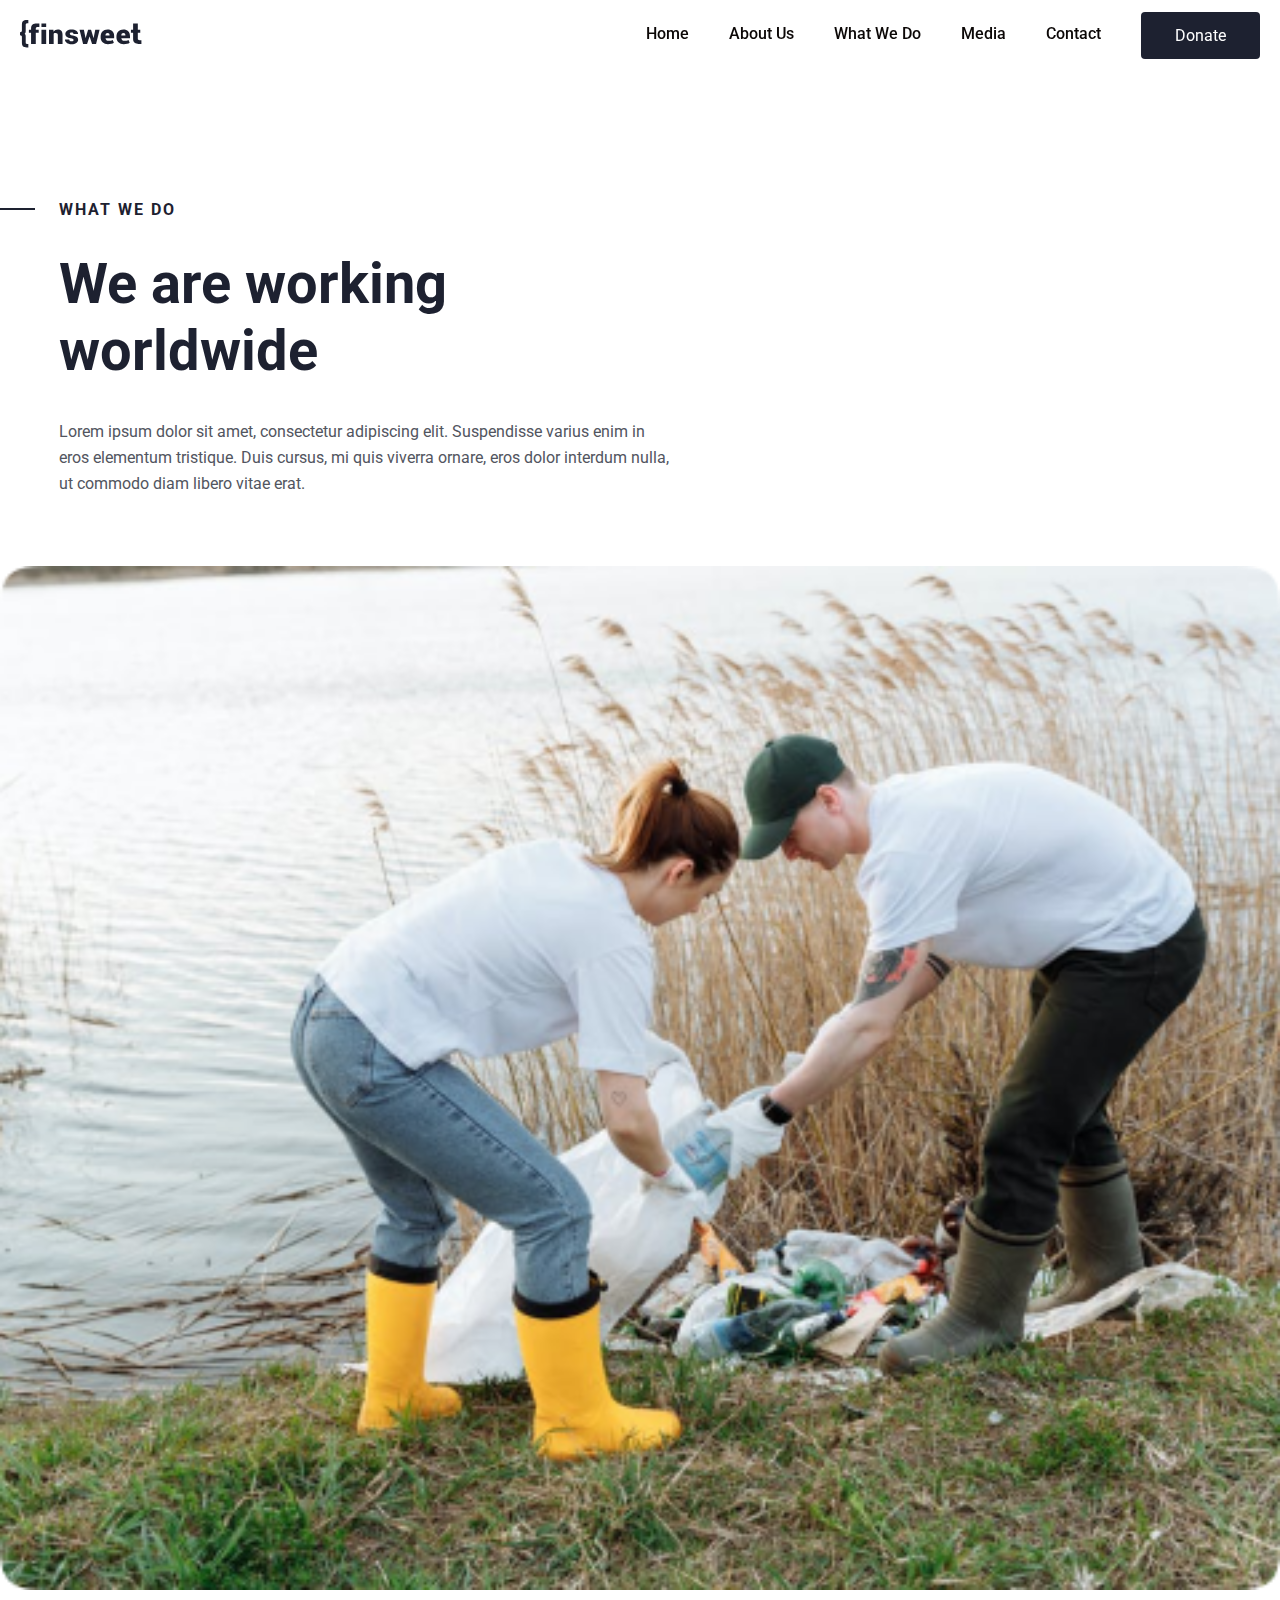
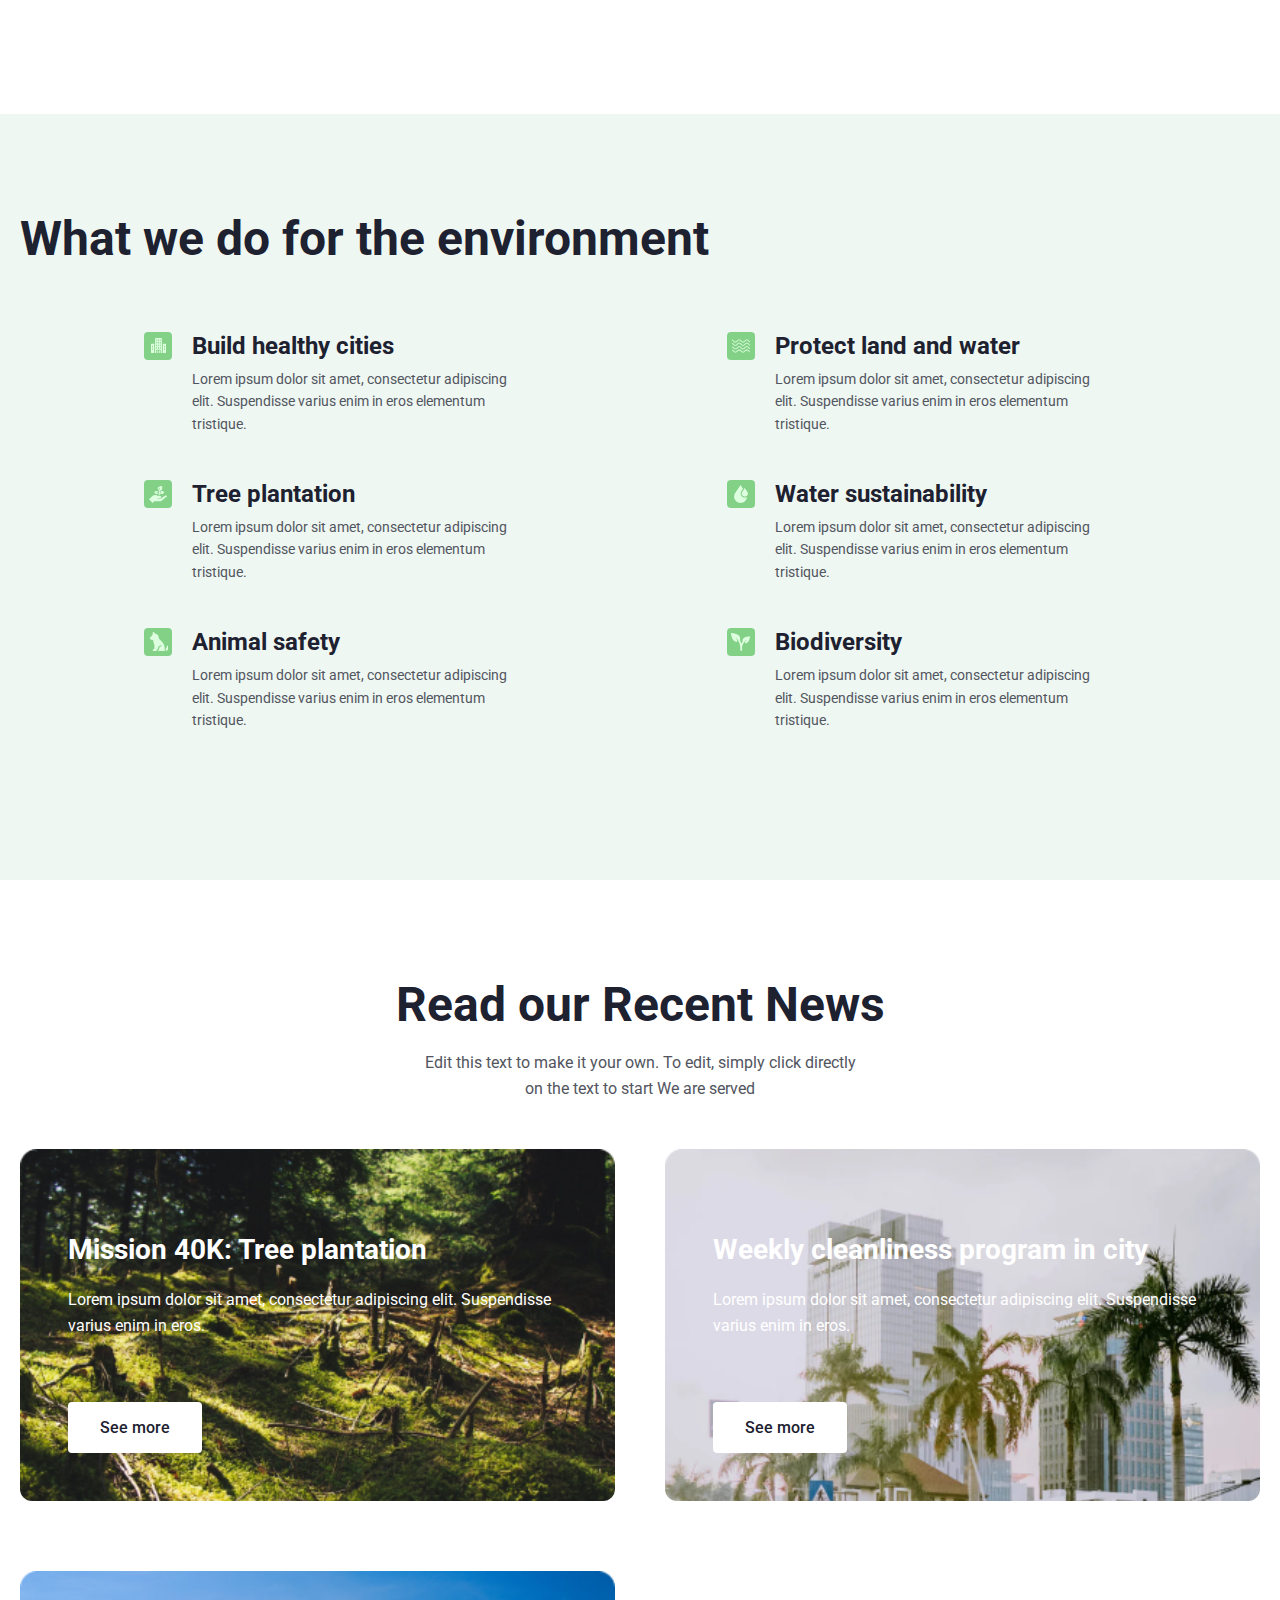
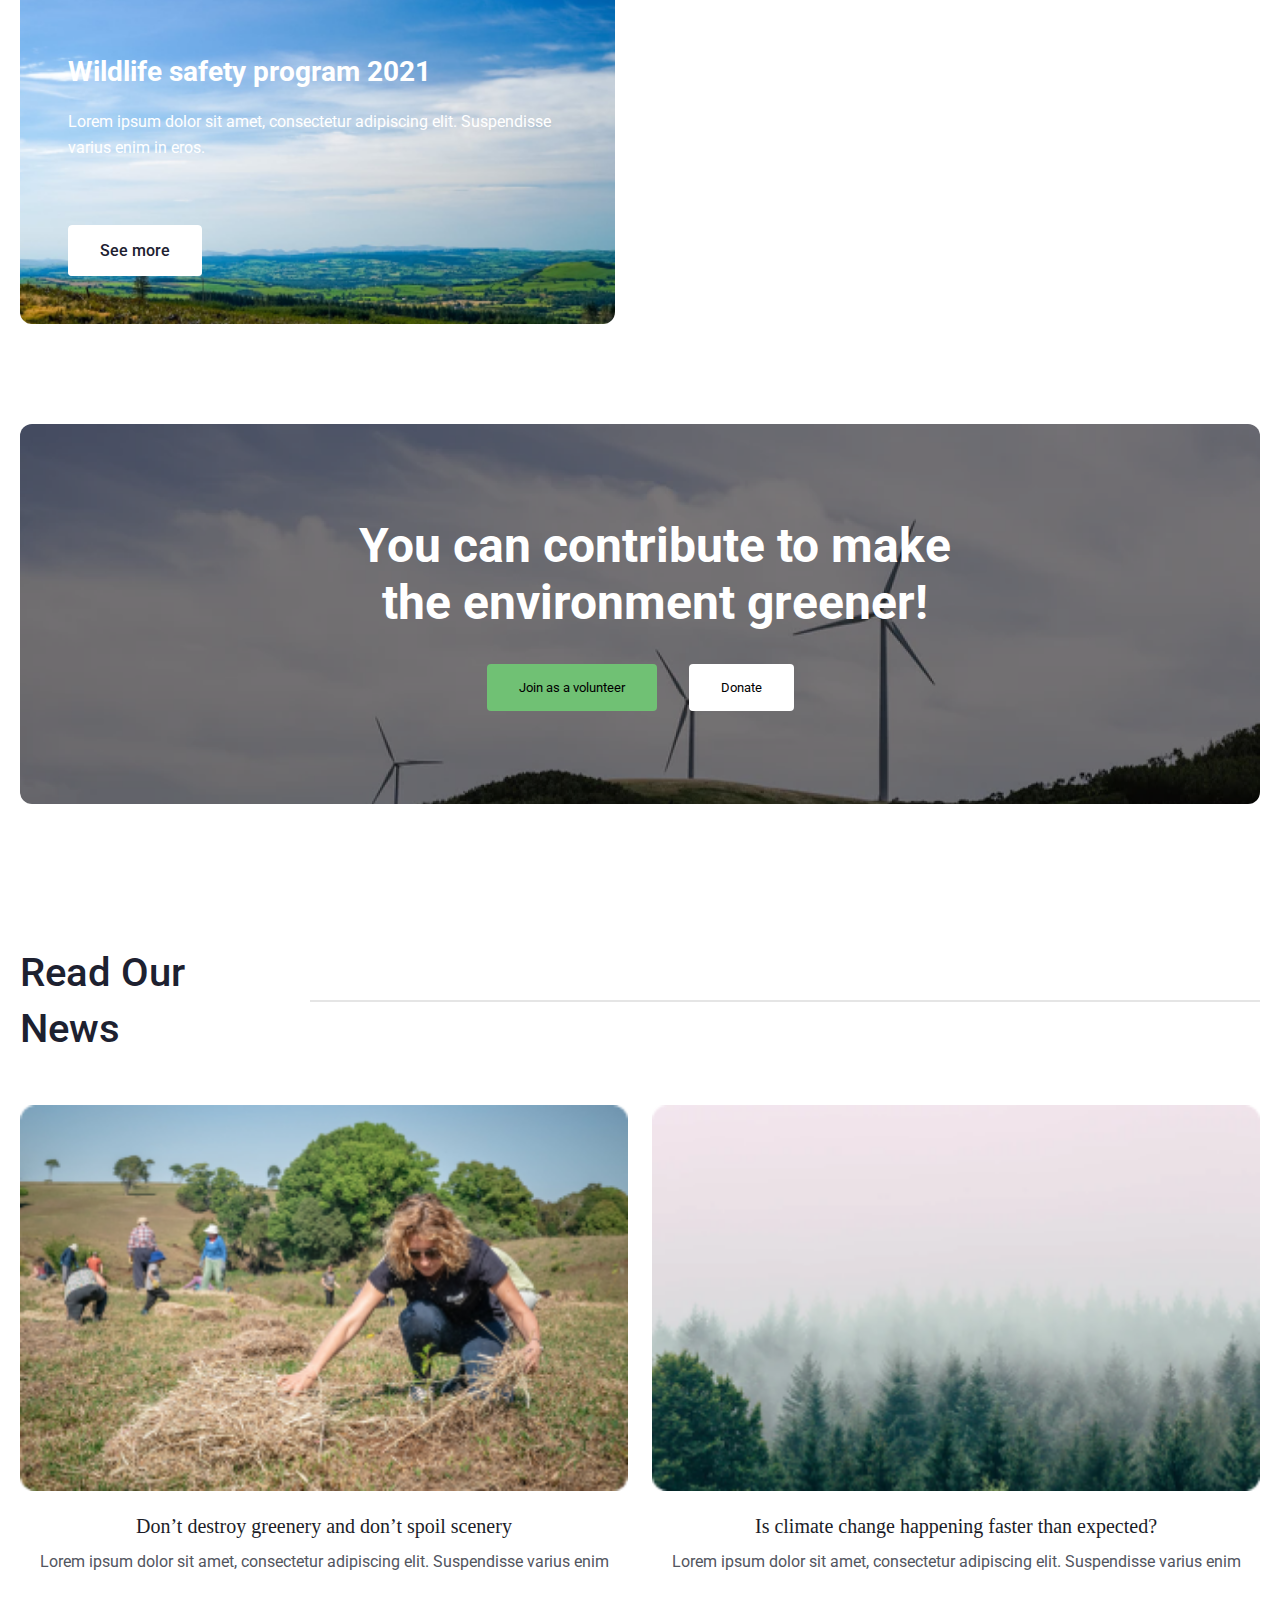
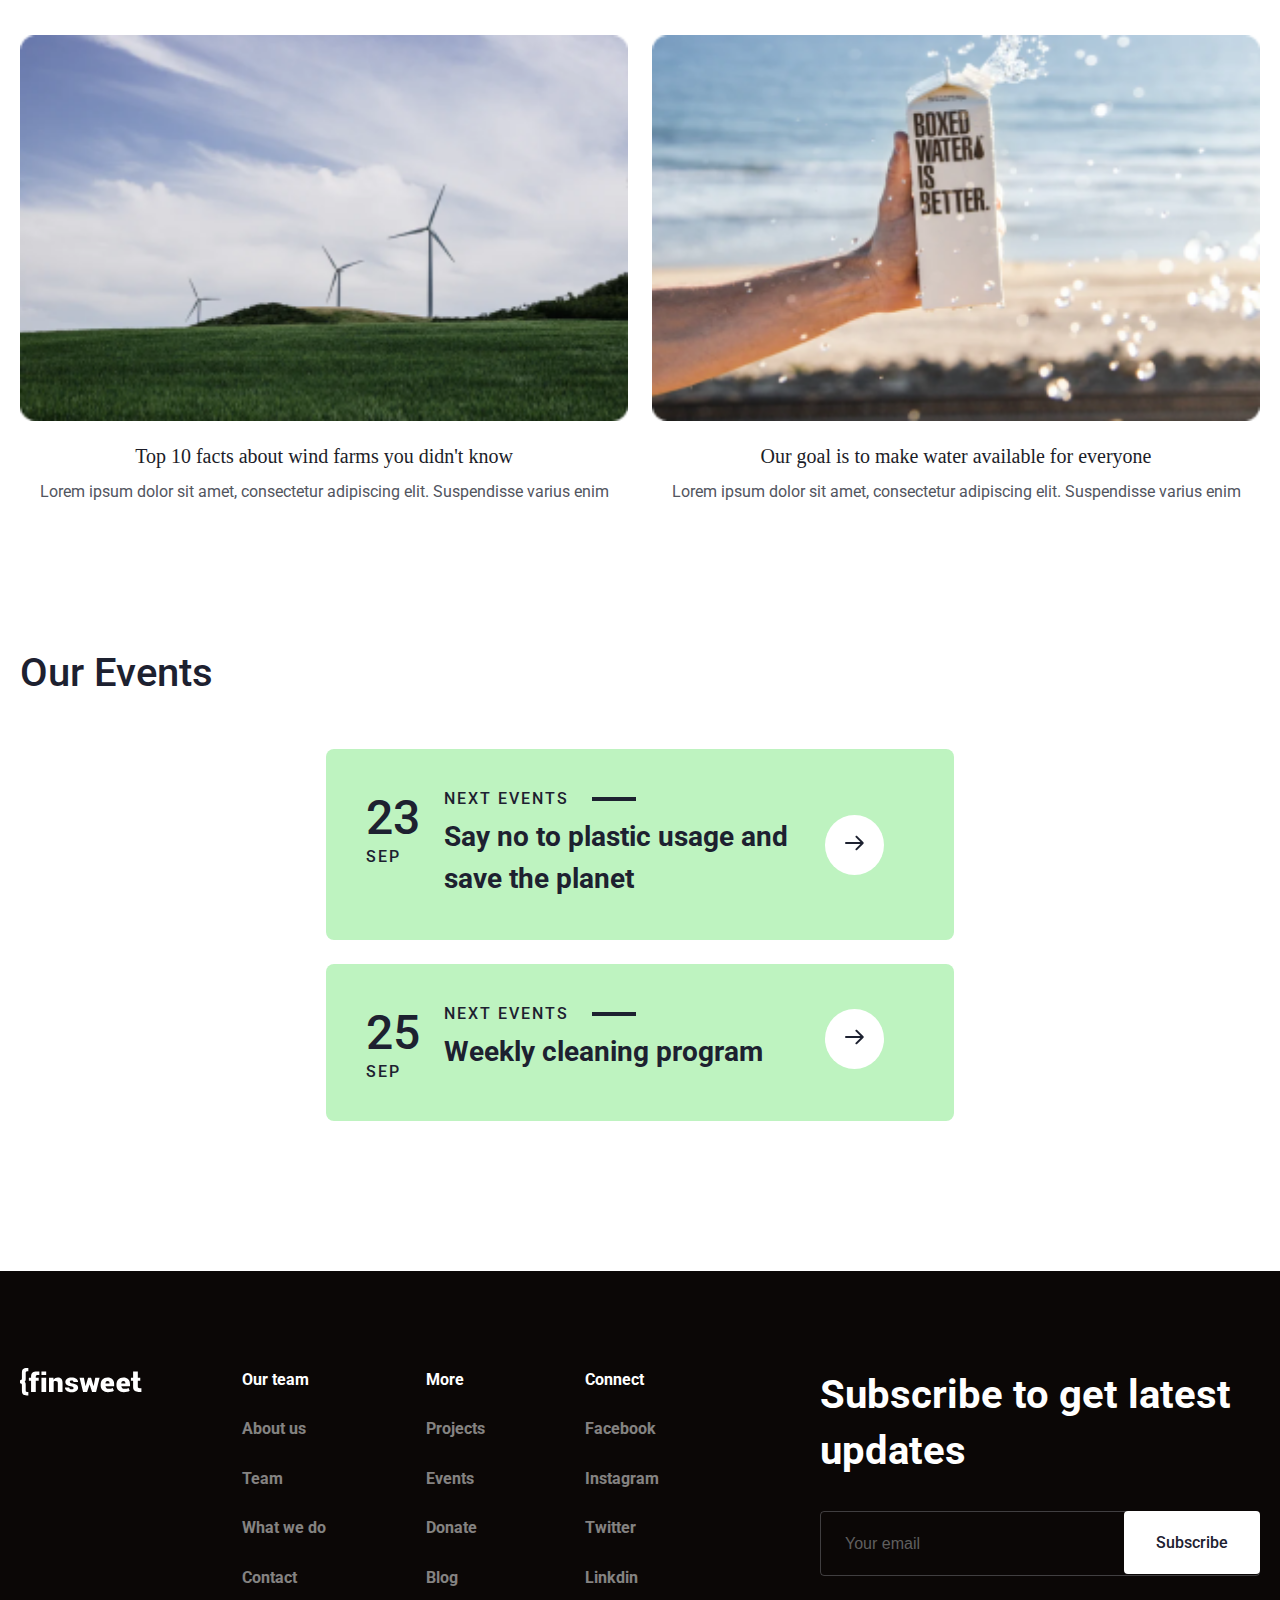
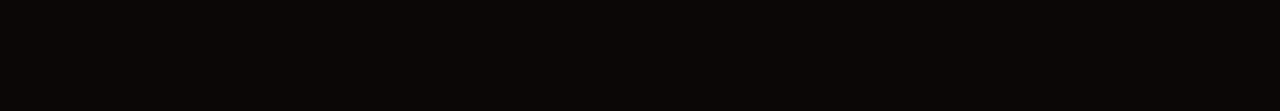
<file: html/whatWeDo.html>
<!DOCTYPE html>
<html lang="en">
  <head>
    <meta charset="UTF-8" />
    <meta http-equiv="X-UA-Compatible" content="IE=edge" />
    <meta name="viewport" content="width=device-width, initial-scale=1.0" />
    <title>whatWeDo</title>
    <link rel="stylesheet" href="../css/pages/whatWeDo/whatWeDo.css" />
  </head>
  <body>
    <header>
      <nav>
        <div class="container">
          <div class="navbar">
            <div class="nav-left">
              <img src="../images/home/logo.svg" alt="" />
            </div>
            <div class="nav-right">
              <ul class="nav-items">
                <li class="nav-item"><a href="">Home</a></li>
                <li class="nav-item"><a href="">About Us</a></li>
                <li class="nav-item"><a href="">What We Do</a></li>
                <li class="nav-item"><a href="">Media</a></li>
                <li class="nav-item"><a href="">Contact</a></li>
                <button class="donate-btn">Donate</button>
              </ul>
            </div>
          </div>
        </div>
      </nav>
    </header>
    <main>
      <section id="working" class="container working_sect">
        <div class="working__left_part">
          <span class="dark_line"></span>
          <div class="working__left_part_desc">
            <h3>What we do</h3>
            <h1>We are working worldwide</h1>
            <p>
              Lorem ipsum dolor sit amet, consectetur adipiscing elit.
              Suspendisse varius enim in eros elementum tristique. Duis cursus,
              mi quis viverra ornare, eros dolor interdum nulla, ut commodo diam
              libero vitae erat.
            </p>
          </div>
        </div>
        <div class="working__right_img_card">
          <img src="../images/whatWeDo/home_left.png" alt="" />
        </div>
      </section>

      <section id="environment">
        <div class="container">
          <h2 class="environment_head">What we do for the environment</h2>
          <div class="build__img_wrapper">
            <div class="build_img_and_text">
              <svg
                width="28"
                height="28"
                viewBox="0 0 28 28"
                fill="none"
                xmlns="http://www.w3.org/2000/svg"
              >
                <rect width="28" height="28" rx="4" fill="#83D187" />
                <path
                  d="M14.9395 18.5977H15.8184V21H14.9395V18.5977Z"
                  fill="#DDFFDF"
                />
                <path
                  d="M13.1816 18.5977H14.0605V21H13.1816V18.5977Z"
                  fill="#DDFFDF"
                />
                <path
                  d="M17.459 6H11.541C11.2983 6 11.1016 6.19676 11.1016 6.43945V21H12.3027V18.1582C12.3027 17.9155 12.4995 17.7188 12.7422 17.7188H16.2578C16.5005 17.7188 16.6973 17.9155 16.6973 18.1582V21H17.8984V6.43945C17.8984 6.19676 17.7017 6 17.459 6ZM13.1816 16.4004C13.1816 16.6431 12.9849 16.8398 12.7422 16.8398C12.4995 16.8398 12.3027 16.6431 12.3027 16.4004V15.5215C12.3027 15.2788 12.4995 15.082 12.7422 15.082C12.9849 15.082 13.1816 15.2788 13.1816 15.5215V16.4004ZM13.1816 13.7637C13.1816 14.0064 12.9849 14.2031 12.7422 14.2031C12.4995 14.2031 12.3027 14.0064 12.3027 13.7637V12.8848C12.3027 12.6421 12.4995 12.4453 12.7422 12.4453C12.9849 12.4453 13.1816 12.6421 13.1816 12.8848V13.7637ZM14.9395 16.4004C14.9395 16.6431 14.7427 16.8398 14.5 16.8398C14.2573 16.8398 14.0605 16.6431 14.0605 16.4004V15.5215C14.0605 15.2788 14.2573 15.082 14.5 15.082C14.7427 15.082 14.9395 15.2788 14.9395 15.5215V16.4004ZM14.9395 13.7637C14.9395 14.0064 14.7427 14.2031 14.5 14.2031C14.2573 14.2031 14.0605 14.0064 14.0605 13.7637V12.8848C14.0605 12.6421 14.2573 12.4453 14.5 12.4453C14.7427 12.4453 14.9395 12.6421 14.9395 12.8848V13.7637ZM16.6973 16.4004C16.6973 16.6431 16.5005 16.8398 16.2578 16.8398C16.0151 16.8398 15.8184 16.6431 15.8184 16.4004V15.5215C15.8184 15.2788 16.0151 15.082 16.2578 15.082C16.5005 15.082 16.6973 15.2788 16.6973 15.5215V16.4004ZM16.6973 13.7637C16.6973 14.0064 16.5005 14.2031 16.2578 14.2031C16.0151 14.2031 15.8184 14.0064 15.8184 13.7637V12.8848C15.8184 12.6421 16.0151 12.4453 16.2578 12.4453C16.5005 12.4453 16.6973 12.6421 16.6973 12.8848V13.7637ZM13.1816 11.127C13.1816 11.3696 12.9849 11.5664 12.7422 11.5664C12.4995 11.5664 12.3027 11.3696 12.3027 11.127V10.248C12.3027 10.0054 12.4995 9.80859 12.7422 9.80859C12.9849 9.80859 13.1816 10.0054 13.1816 10.248V11.127ZM14.9395 11.127C14.9395 11.3696 14.7427 11.5664 14.5 11.5664C14.2573 11.5664 14.0605 11.3696 14.0605 11.127V10.248C14.0605 10.0054 14.2573 9.80859 14.5 9.80859C14.7427 9.80859 14.9395 10.0054 14.9395 10.248V11.127ZM16.6973 11.127C16.6973 11.3696 16.5005 11.5664 16.2578 11.5664C16.0151 11.5664 15.8184 11.3696 15.8184 11.127V10.248C15.8184 10.0054 16.0151 9.80859 16.2578 9.80859C16.5005 9.80859 16.6973 10.0054 16.6973 10.248V11.127ZM13.1816 8.49023C13.1816 8.73293 12.9849 8.92969 12.7422 8.92969C12.4995 8.92969 12.3027 8.73293 12.3027 8.49023V7.61133C12.3027 7.36863 12.4995 7.17188 12.7422 7.17188C12.9849 7.17188 13.1816 7.36863 13.1816 7.61133V8.49023ZM14.9395 8.49023C14.9395 8.73293 14.7427 8.92969 14.5 8.92969C14.2573 8.92969 14.0605 8.73293 14.0605 8.49023V7.61133C14.0605 7.36863 14.2573 7.17188 14.5 7.17188C14.7427 7.17188 14.9395 7.36863 14.9395 7.61133V8.49023ZM16.6973 8.49023C16.6973 8.73293 16.5005 8.92969 16.2578 8.92969C16.0151 8.92969 15.8184 8.73293 15.8184 8.49023V7.61133C15.8184 7.36863 16.0151 7.17188 16.2578 7.17188C16.5005 7.17188 16.6973 7.36863 16.6973 7.61133V8.49023Z"
                  fill="#DDFFDF"
                />
                <path
                  d="M21.5605 11.8594H18.7773V21H21.5605C21.8032 21 22 20.8032 22 20.5605V12.2988C22 12.0561 21.8032 11.8594 21.5605 11.8594ZM20.8281 17.5723C20.8281 17.815 20.6314 18.0117 20.3887 18.0117C20.146 18.0117 19.9492 17.815 19.9492 17.5723V16.6934C19.9492 16.4507 20.146 16.2539 20.3887 16.2539C20.6314 16.2539 20.8281 16.4507 20.8281 16.6934V17.5723ZM20.8281 14.9355C20.8281 15.1782 20.6314 15.375 20.3887 15.375C20.146 15.375 19.9492 15.1782 19.9492 14.9355V14.0566C19.9492 13.8139 20.146 13.6172 20.3887 13.6172C20.6314 13.6172 20.8281 13.8139 20.8281 14.0566V14.9355Z"
                  fill="#DDFFDF"
                />
                <path
                  d="M7.43945 11.8594C7.19676 11.8594 7 12.0561 7 12.2988V20.5605C7 20.8032 7.19676 21 7.43945 21H10.2227V11.8594H7.43945ZM9.05078 17.5723C9.05078 17.815 8.85402 18.0117 8.61133 18.0117C8.36863 18.0117 8.17188 17.815 8.17188 17.5723V16.6934C8.17188 16.4507 8.36863 16.2539 8.61133 16.2539C8.85402 16.2539 9.05078 16.4507 9.05078 16.6934V17.5723ZM9.05078 14.9355C9.05078 15.1782 8.85402 15.375 8.61133 15.375C8.36863 15.375 8.17188 15.1782 8.17188 14.9355V14.0566C8.17188 13.8139 8.36863 13.6172 8.61133 13.6172C8.85402 13.6172 9.05078 13.8139 9.05078 14.0566V14.9355Z"
                  fill="#DDFFDF"
                />
              </svg>
              <div class="build__text">
                <h3>Build healthy cities</h3>
                <p>
                  Lorem ipsum dolor sit amet, consectetur adipiscing elit.
                  Suspendisse varius enim in eros elementum tristique.
                </p>
              </div>
            </div>
            <div class="build_img_and_text">
              <svg
                width="28"
                height="28"
                viewBox="0 0 28 28"
                fill="none"
                xmlns="http://www.w3.org/2000/svg"
              >
                <rect width="28" height="28" rx="4" fill="#83D187" />
                <path
                  d="M22.7969 19.4414C22.519 19.2482 22.2745 19.0111 22.0728 18.7393C21.5901 18.1908 20.9758 17.5106 19.8348 17.5106C18.6939 17.5106 18.1015 18.1688 17.5968 18.7612C17.0922 19.3536 16.7631 19.7047 16.0171 19.7047C15.2711 19.7047 14.8981 19.2878 14.4374 18.7612C13.9766 18.2346 13.3622 17.5106 12.1994 17.5106C11.0365 17.5106 10.466 18.1688 9.96136 18.7612C9.45673 19.3536 9.12761 19.7047 8.38162 19.7047C7.63564 19.7047 7.26263 19.2878 6.80188 18.7612C6.48867 18.3476 6.0926 18.0038 5.639 17.7519C5.42087 17.6429 5.15566 17.7313 5.0466 17.9494C4.93753 18.1675 5.02593 18.4327 5.24406 18.5418C5.58856 18.7494 5.8932 19.017 6.14363 19.3317C6.64826 19.9241 7.24066 20.5823 8.38162 20.5823C9.52258 20.5823 10.1149 19.9241 10.6196 19.3317C11.1242 18.7393 11.4534 18.3882 12.1994 18.3882C12.9453 18.3882 13.3184 18.8051 13.7791 19.3317C14.2398 19.8583 14.8542 20.5823 16.0171 20.5823C17.18 20.5823 17.7504 19.9241 18.2551 19.3317C18.7597 18.7393 19.0888 18.3882 19.8348 18.3882C20.5808 18.3882 20.9538 18.8051 21.4146 19.3317C21.6703 19.66 21.9735 19.9484 22.3141 20.1874C22.5201 20.3207 22.7952 20.2617 22.9285 20.0557C23.0618 19.8497 23.0029 19.5747 22.7969 19.4414Z"
                  fill="#DDFFDF"
                />
                <path
                  d="M22.7969 16.1502C22.519 15.9571 22.2745 15.7199 22.0728 15.4481C21.5901 14.8996 20.9758 14.2194 19.8348 14.2194C18.6939 14.2194 18.1015 14.8777 17.5968 15.4701C17.0922 16.0625 16.7631 16.4136 16.0171 16.4136C15.2711 16.4136 14.8981 15.9967 14.4374 15.4701C13.9766 14.9435 13.3622 14.2194 12.1994 14.2194C11.0365 14.2194 10.466 14.8777 9.96136 15.4701C9.45673 16.0625 9.12761 16.4136 8.38162 16.4136C7.63564 16.4136 7.26263 15.9967 6.80188 15.4701C6.48867 15.0564 6.0926 14.7127 5.639 14.4608C5.42087 14.3517 5.15566 14.4401 5.0466 14.6583C4.93753 14.8764 5.02593 15.1416 5.24406 15.2507C5.58856 15.4583 5.8932 15.7258 6.14363 16.0405C6.64826 16.6329 7.24066 17.2912 8.38162 17.2912C9.52258 17.2912 10.1149 16.633 10.6196 16.0405C11.1242 15.4481 11.4534 15.0971 12.1994 15.0971C12.9453 15.0971 13.3184 15.514 13.7791 16.0405C14.2398 16.5671 14.8542 17.2912 16.0171 17.2912C17.18 17.2912 17.7504 16.633 18.2551 16.0405C18.7597 15.4481 19.0888 15.0971 19.8348 15.0971C20.5808 15.0971 20.9538 15.514 21.4146 16.0405C21.6703 16.3689 21.9735 16.6573 22.3141 16.8962C22.5201 17.0295 22.7952 16.9706 22.9285 16.7646C23.0618 16.5586 23.0029 16.2835 22.7969 16.1502Z"
                  fill="#DDFFDF"
                />
                <path
                  d="M22.7969 12.6396C22.519 12.4464 22.2745 12.2093 22.0728 11.9375C21.5901 11.3889 20.9758 10.7088 19.8348 10.7088C18.6939 10.7088 18.1015 11.367 17.5968 11.9594C17.0922 12.5519 16.7631 12.9029 16.0171 12.9029C15.2711 12.9029 14.8981 12.486 14.4374 11.9594C13.9766 11.4329 13.3622 10.7088 12.1994 10.7088C11.0365 10.7088 10.466 11.367 9.96136 11.9594C9.45673 12.5518 9.12761 12.9029 8.38162 12.9029C7.63564 12.9029 7.26263 12.486 6.80188 11.9594C6.48867 11.5458 6.0926 11.202 5.639 10.9501C5.42087 10.8411 5.15566 10.9295 5.0466 11.1476C4.93753 11.3657 5.02593 11.6309 5.24406 11.74C5.58856 11.9476 5.8932 12.2151 6.14363 12.5299C6.64826 13.1223 7.24066 13.7805 8.38162 13.7805C9.52258 13.7805 10.1149 13.1223 10.6196 12.5299C11.1242 11.9375 11.4534 11.5864 12.1994 11.5864C12.9453 11.5864 13.3184 12.0033 13.7791 12.5299C14.2398 13.0564 14.8542 13.7805 16.0171 13.7805C17.18 13.7805 17.7504 13.1223 18.2551 12.5299C18.7598 11.9374 19.0888 11.5864 19.8348 11.5864C20.5808 11.5864 20.9538 12.0033 21.4146 12.5299C21.6703 12.8582 21.9735 13.1466 22.3141 13.3855C22.5201 13.5188 22.7952 13.4599 22.9285 13.2539C23.0618 13.0479 23.0029 12.7729 22.7969 12.6396Z"
                  fill="#DDFFDF"
                />
                <path
                  d="M5.24424 8.44895C5.58873 8.65658 5.89338 8.9241 6.1438 9.23882C6.64843 9.83122 7.24083 10.4895 8.3818 10.4895C9.52276 10.4895 10.1151 9.83126 10.6198 9.23882C11.1244 8.64642 11.4535 8.29537 12.1995 8.29537C12.9455 8.29537 13.3185 8.71227 13.7793 9.23882C14.24 9.76541 14.8544 10.4895 16.0173 10.4895C17.1802 10.4895 17.7506 9.83126 18.2553 9.23882C18.7599 8.64642 19.089 8.29537 19.835 8.29537C20.581 8.29537 20.954 8.71227 21.4147 9.23882C21.6705 9.56715 21.9736 9.85554 22.3143 10.0945C22.5203 10.2278 22.7954 10.1689 22.9287 9.96288C23.062 9.75689 23.0031 9.48181 22.797 9.34851C22.5191 9.15537 22.2746 8.91822 22.073 8.64642C21.5902 8.0979 20.9759 7.41772 19.835 7.41772C18.694 7.41772 18.1016 8.07594 17.597 8.66838C17.0923 9.26078 16.7632 9.61183 16.0172 9.61183C15.2712 9.61183 14.8982 9.19493 14.4375 8.66838C13.9767 8.14179 13.3624 7.41772 12.1995 7.41772C11.0366 7.41772 10.4662 8.07594 9.96149 8.66838C9.45686 9.26078 9.12774 9.61183 8.38175 9.61183C7.63577 9.61183 7.26284 9.19493 6.80205 8.66834C6.48884 8.25467 6.09278 7.91093 5.63917 7.65904C5.42104 7.54997 5.15583 7.63837 5.04677 7.8565C4.9377 8.07463 5.02615 8.33988 5.24424 8.44895Z"
                  fill="#DDFFDF"
                />
              </svg>
              <div class="build__text">
                <h3>Protect land and water</h3>
                <p>
                  Lorem ipsum dolor sit amet, consectetur adipiscing elit.
                  Suspendisse varius enim in eros elementum tristique.
                </p>
              </div>
            </div>
            <div class="build_img_and_text">
              <svg
                width="28"
                height="28"
                viewBox="0 0 28 28"
                fill="none"
                xmlns="http://www.w3.org/2000/svg"
              >
                <rect width="28" height="28" rx="4" fill="#83D187" />
                <path
                  d="M13.8822 12.2418C14.0516 12.3045 14.2177 12.151 14.1616 11.9876C13.7763 10.8664 12.3814 10.4481 11.0848 11.4429C10.4027 11.9662 10.1464 12.0774 10.1399 12.0802C10.5896 12.5048 11.1033 13.9296 12.2244 14.0872C13.4593 14.2987 14.5523 13.1512 13.6581 12.6261C13.07 12.2808 12.3776 12.0802 11.6353 12.0802C12.4134 11.9145 13.1902 11.9856 13.8822 12.2418Z"
                  fill="#DDFFDF"
                />
                <path
                  d="M19.4744 11.4428C17.2361 9.72568 15.8086 12.4336 16.6959 12.1652C17.3261 11.9745 18.0151 11.933 18.7061 12.0801C17.5352 12.0801 16.4559 12.5869 15.7363 13.4118C15.7954 12.1155 15.8848 11.304 15.9884 10.7004C16.5865 10.681 17.3837 10.2249 17.8215 9.42668C18.5762 8.15106 18.2262 6.84313 18.1136 6.01782C17.5238 6.56018 14.9478 5.92468 13.9266 7.57742C13.4754 8.3075 13.6066 9.19591 14.0811 9.84605C14.2313 10.0519 14.5905 9.95311 14.6008 9.70334C14.6453 8.61681 15.2179 7.7959 16.2853 7.34123C15.8063 7.92735 15.4918 8.58355 15.3294 9.26179C15.0768 10.3183 14.8131 11.0114 14.7162 14.3789C14.7064 14.7204 14.9993 15.0031 15.361 14.9988C15.6229 14.9957 15.8472 14.8387 15.9479 14.6104C16.101 14.2632 16.3503 13.9038 16.756 13.5746C17.1414 13.977 17.728 14.1911 18.335 14.0872C19.4513 13.9303 19.9723 12.5023 20.4194 12.0801C20.4128 12.0774 20.1565 11.9662 19.4744 11.4428Z"
                  fill="#DDFFDF"
                />
                <path
                  d="M22.7649 15.6387C22.0651 15.1903 21.3035 15.5098 20.9538 15.7005L16.5647 18.7345L13.9947 18.735L13.3523 18.1282H15.7124C16.4222 18.1282 17.2172 17.6915 17.2172 16.9144C17.2172 16.0892 16.4222 15.7005 15.7124 15.7005H14.828C14.1709 15.7005 13.4031 15.7558 12.8618 15.4821C12.3474 15.235 11.7551 15.0943 11.1229 15.0943C10.0612 15.0943 9.11104 15.494 8.45992 16.1244L5 19.3412L8.85489 22.982L10.1399 21.1616H16.2119C16.8595 21.1616 17.4846 20.9372 17.9687 20.5311L22.8088 16.4703C23.0779 16.2446 23.0627 15.8295 22.7649 15.6387Z"
                  fill="#DDFFDF"
                />
              </svg>
              <div class="build__text">
                <h3>Tree plantation</h3>
                <p>
                  Lorem ipsum dolor sit amet, consectetur adipiscing elit.
                  Suspendisse varius enim in eros elementum tristique.
                </p>
              </div>
            </div>
            <div class="build_img_and_text">
              <svg
                width="28"
                height="28"
                viewBox="0 0 28 28"
                fill="none"
                xmlns="http://www.w3.org/2000/svg"
              >
                <rect width="28" height="28" rx="4" fill="#83D187" />
                <path
                  d="M20.2904 11.7302L20.2633 11.6935L20.2579 11.6827L17.7931 8.02372L15.3283 11.6828L15.3231 11.693L15.2957 11.7302C14.9002 12.2659 14.6912 12.9023 14.6912 13.5706C14.6912 15.281 16.0827 16.6725 17.7931 16.6725C19.5034 16.6725 20.8949 15.281 20.8949 13.5706C20.895 12.9022 20.6859 12.2658 20.2904 11.7302Z"
                  fill="#DDFFDF"
                />
                <path
                  d="M17.7931 17.7293C15.5 17.7293 13.6344 15.8637 13.6344 13.5705C13.6344 12.6791 13.9121 11.8297 14.4376 11.1133L16.0579 8.70794L13.56 5L8.35563 12.7257C7.53737 13.8392 7.10498 15.1595 7.10498 16.5449C7.10498 20.1043 10.0007 23 13.56 23C16.9325 23 19.7088 20.4002 19.991 17.0994C19.3529 17.4984 18.5996 17.7293 17.7931 17.7293Z"
                  fill="#DDFFDF"
                />
              </svg>
              <div class="build__text">
                <h3>Water sustainability</h3>
                <p>
                  Lorem ipsum dolor sit amet, consectetur adipiscing elit.
                  Suspendisse varius enim in eros elementum tristique.
                </p>
              </div>
            </div>
            <div class="build_img_and_text">
              <svg
                width="28"
                height="28"
                viewBox="0 0 28 28"
                fill="none"
                xmlns="http://www.w3.org/2000/svg"
              >
                <rect width="28" height="28" rx="4" fill="#83D187" />
                <path
                  d="M22.8737 17.8049V18.7838C22.8737 19.4316 22.4432 19.9857 21.8399 20.2019C21.8402 20.2266 21.8408 20.2511 21.8408 20.2757V22.945C23.0952 22.6977 24.0408 21.6396 24.0408 20.3757V17.8048L22.8737 17.8049Z"
                  fill="#DDFFDF"
                />
                <path
                  d="M14.7675 10.4483V9.42479C14.7675 8.53881 14.4219 7.68007 13.794 7.00645C13.2062 6.37588 12.4331 5.97522 11.5976 5.86403C11.4127 5.694 11.075 5.38379 10.7364 5.07415C10.4436 4.80627 10.2096 4.59289 10.0403 4.43996C9.94329 4.35226 9.86196 4.2792 9.80428 4.22832C9.67809 4.11699 9.44341 3.90956 9.09566 4.04364L8.7235 4.18744L8.77233 6.38559L8.68062 6.44851C8.08217 6.85932 7.68132 7.49163 7.57833 8.18569L5.98195 9.19735L5.97661 9.89243C5.9728 10.4225 6.18703 10.9215 6.5801 11.2977C6.97332 11.6738 7.497 11.881 8.05501 11.881H9.27068V12.9002C9.27068 13.4065 9.35628 13.9068 9.52474 14.3872L10.4259 16.9554V20.8565C9.48049 21.0676 8.77309 21.8751 8.77095 22.8364L8.76897 22.9983L12.2484 22.9987C12.3436 22.133 13.0121 21.4262 13.8855 21.2289V20.5486C13.8855 18.6874 15.4793 17.1733 17.4384 17.1733H17.5243V18.282H17.4384C16.1229 18.282 15.0527 19.2988 15.0527 20.5486V22.2826H14.3812C13.9194 22.2826 13.5311 22.5889 13.4295 22.9989L20.7081 23V20.2758C20.7081 17.8557 19.7532 15.5464 18.0193 13.7734L14.7675 10.4483Z"
                  fill="#DDFFDF"
                />
              </svg>
              <div class="build__text">
                <h3>Animal safety</h3>
                <p>
                  Lorem ipsum dolor sit amet, consectetur adipiscing elit.
                  Suspendisse varius enim in eros elementum tristique.
                </p>
              </div>
            </div>
            <div class="build_img_and_text">
              <svg
                width="28"
                height="28"
                viewBox="0 0 28 28"
                fill="none"
                xmlns="http://www.w3.org/2000/svg"
              >
                <rect width="28" height="28" rx="4" fill="#83D187" />
                <path
                  d="M15.5999 14.0413C15.1837 14.4186 14.7448 14.9294 14.346 15.6145C13.9519 14.2664 13.4551 13.2782 12.9529 12.5547C15.2572 5.26135 4.02734 5 4.02734 5C4.02734 5 4.35516 14.1154 10.22 13.9061C10.208 13.2957 10.1083 12.6786 9.96858 12.0999C9.87722 11.7226 9.76854 11.3628 9.65629 11.0307C9.2813 9.92935 8.85795 9.14758 8.85795 9.14758C9.28548 9.69177 9.66405 10.2111 9.99843 10.6992C11.1491 12.3765 11.7772 13.681 12.0692 14.37C12.7899 15.8368 13.4372 18.2494 13.4372 22.1922C13.4372 22.6385 13.8199 23 14.2893 23C14.7598 23 15.1419 22.6385 15.1419 22.1922C15.1419 20.9143 15.0768 19.7773 14.9592 18.763C15.2309 17.5253 15.6411 16.6468 16.0657 16.0246C16.3445 15.5206 16.8586 14.6573 17.5513 13.776C18.1681 12.992 18.9288 12.1932 19.7892 11.623C19.7892 11.623 18.0248 13.4734 17.9107 15.2847C22.7843 15.5256 22.9736 8.26172 22.9736 8.26172C22.9736 8.26172 14.0546 8.55022 15.5999 14.0413Z"
                  fill="#DDFFDF"
                />
              </svg>
              <div class="build__text">
                <h3>Biodiversity</h3>
                <p>
                  Lorem ipsum dolor sit amet, consectetur adipiscing elit.
                  Suspendisse varius enim in eros elementum tristique.
                </p>
              </div>
            </div>
          </div>
        </div>
      </section>

      <section id="society">
        <div class="container">
          <div class="news_head_part_1">
            <h2>Read our Recent News</h2>
            <p>
              Edit this text to make it your own. To edit, simply click directly
              on the text to start We are served
            </p>
          </div>
          <div class="society_wrapper_img">
            <div class="society_head_img_card">
              <h3>Mission 40K: Tree plantation</h3>
              <p>
                Lorem ipsum dolor sit amet, consectetur adipiscing elit.
                Suspendisse varius enim in eros.
              </p>
              <button>See more</button>
            </div>
            <div class="society_head_img_card second_img">
              <h3>Weekly cleanliness program in city</h3>
              <p>
                Lorem ipsum dolor sit amet, consectetur adipiscing elit.
                Suspendisse varius enim in eros.
              </p>
              <button>See more</button>
            </div>
            <div class="society_head_img_card third_img">
              <h3>Wildlife safety program 2021</h3>
              <p>
                Lorem ipsum dolor sit amet, consectetur adipiscing elit.
                Suspendisse varius enim in eros.
              </p>
              <button>See more</button>
            </div>
          </div>

          <div class="join">
            <h1>You can contribute to make the environment greener!</h1>
            <div class="join-btn">
                <button>Join as a volunteer</button>
                <button>Donate</button>
            </div>
        </div>
      </section>

      <section id="news">
        <div class="container">
          <div class="news_head_part">
            <h2>Read Our News</h2>
            <span></span>
          </div>
          <div class="news_wrapper_images">
            <div class="news_images">
              <img src="../images/whatWeDo/news_1.png" alt="" />
              <h4>Don’t destroy greenery and don’t spoil scenery</h4>
              <p>
                Lorem ipsum dolor sit amet, consectetur adipiscing elit.
                Suspendisse varius enim
              </p>
            </div>
            <div class="news_images">
              <img src="../images/whatWeDo/news_2.png" alt="" />
              <h4>Is climate change happening faster than expected?</h4>
              <p>
                Lorem ipsum dolor sit amet, consectetur adipiscing elit.
                Suspendisse varius enim
              </p>
            </div>
            <div class="news_images">
              <img src="../images/whatWeDo/news_3.png" alt="" />
              <h4>Top 10 facts about wind farms you didn't know</h4>
              <p>
                Lorem ipsum dolor sit amet, consectetur adipiscing elit.
                Suspendisse varius enim
              </p>
            </div>
            <div class="news_images">
              <img src="../images/whatWeDo/news_4.png" alt="" />
              <h4>Our goal is to make water available for everyone</h4>
              <p>
                Lorem ipsum dolor sit amet, consectetur adipiscing elit.
                Suspendisse varius enim
              </p>
            </div>
          </div>
        </div>
      </section>

      <section id="events">
        <div class="container">
          <div class="events_head_part">
            <h2>Our Events</h2>
            <span></span>
          </div>

          <div class="events__wrapper_cards">
            <div class="event_cards">
              <div class="data">
                <p>23</p>
                <span>SEP</span>
              </div>
              <div class="text_and_link_to_next">
                <div class="next_event_text">
                  <div class="event_text">
                    <p>Next Events</p>
                    <span></span>
                  </div>
                  <h2 class="plastic">
                    Say no to plastic usage and save the planet
                  </h2>
                </div>
                <a class="link_to_next_event" href="">
                  <img src="../images/whatWeDo/right_icon.svg" alt="" />
                </a>
              </div>
            </div>

            <div class="event_cards">
              <div class="data">
                <p>25</p>
                <span>SEP</span>
              </div>
              <div class="text_and_link_to_next">
                <div class="next_event_text">
                  <div class="event_text">
                    <p>Next Events</p>
                    <span></span>
                  </div>
                  <h2 class="plastic">Weekly cleaning program</h2>
                </div>
                <a class="link_to_next_event" href="">
                  <img src="../images/whatWeDo/right_icon.svg" alt="" />
                </a>
              </div>
            </div>
          </div>
        </div>
      </section>
    </main>
    <footer>
      <div class="container">
        <div class="footer">
          <div class="footer-left">
            <div class="footer__logo">
              <svg
                width="122"
                height="29"
                viewBox="0 0 122 29"
                fill="none"
                xmlns="http://www.w3.org/2000/svg"
              >
                <path
                  d="M1.90595 5.63978V11.2404C1.90595 12.1591 1.90595 13.191 0 13.191V14.7042V14.7246V16.1999C1.90595 16.1999 1.90595 17.2312 1.90595 18.1505V23.7505C1.90595 28.097 4.28734 28.4125 8.33667 28.4125V25.0321C6.43072 25.0321 5.71666 24.7515 5.71666 23.6671V18.1219C5.71666 16.8415 5.80457 15.5039 4.68683 14.6949C5.80457 13.8869 5.71666 12.5494 5.71666 11.2678V5.72378C5.71666 4.64053 6.43131 4.35878 8.33667 4.35878V0.977784C4.28734 0.977201 1.90595 1.29278 1.90595 5.63978ZM12.6216 5.45837C11.5804 6.33803 11.0601 7.60153 11.0601 9.2477V10.7265H8.88507V13.8164H11.0601V25.014H15.7864V13.8164H18.7144V10.7265H15.7864V9.67178C15.7864 9.13512 15.9443 8.72153 16.2601 8.43103C16.5759 8.14053 17.0274 7.99587 17.6129 7.99587C17.9005 7.99587 19.3699 8.00053 19.3699 8.00053V4.41478C19.3699 4.41478 16.7463 4.3862 16.3713 4.3862C15.2303 4.3862 13.6628 4.57753 12.6216 5.45837ZM21.4487 7.9877H26.1756V4.41478H21.4487V7.9877ZM21.4487 25.0146H26.1756V10.7265H21.4487V25.0146ZM37.8314 10.4622C36.9391 10.4622 36.1299 10.6629 35.4051 11.063C34.6803 11.4632 34.0715 12.0209 33.5787 12.7331L33.3975 10.7265H28.9774V25.014H33.6762V14.7415C33.9178 14.4773 34.2084 14.269 34.5475 14.1209C34.8866 13.9727 35.2747 13.8963 35.7119 13.8963C36.4092 13.8963 36.9367 14.066 37.2943 14.4044C37.652 14.7439 37.8314 15.3214 37.8314 16.141V25.0152H42.5439V16.1544C42.5439 14.1734 42.1277 12.7296 41.2964 11.8225C40.4645 10.9155 39.3091 10.4622 37.8314 10.4622ZM56.7964 17.9697C55.9089 17.2878 54.5442 16.7739 52.704 16.4309C51.533 16.2209 50.7538 15.9817 50.3687 15.7174C49.9829 15.4544 49.7898 15.1318 49.7898 14.7538C49.7898 14.3571 49.9572 14.0334 50.2915 13.7773C50.6258 13.5218 51.0397 13.3934 51.5324 13.3934C52.2016 13.3934 52.6873 13.5393 52.9893 13.8298C53.2913 14.1203 53.4426 14.5473 53.4426 15.1102H58.0158L58.0439 15.0314C58.1001 13.6828 57.5332 12.5867 56.3431 11.7368C55.153 10.8869 53.5538 10.4616 51.5462 10.4616C49.6402 10.4616 48.1302 10.9003 47.0143 11.7764C45.8989 12.6526 45.3415 13.719 45.3415 14.9772C45.3415 16.1654 45.7877 17.104 46.68 17.79C47.5722 18.4772 48.8969 18.983 50.6539 19.309C51.7693 19.5289 52.5383 19.7774 52.9612 20.0545C53.3846 20.3322 53.5957 20.6478 53.5957 20.9978C53.5957 21.4294 53.433 21.7631 53.1077 21.9947C52.7823 22.228 52.3039 22.3465 51.6718 22.3465C50.9099 22.3465 50.3214 22.1954 49.9082 21.8967C49.4943 21.598 49.2784 21.1092 49.2599 20.4314H44.9935L44.966 20.5101C44.9104 21.7258 45.4791 22.8265 46.674 23.8118C47.8683 24.7982 49.4925 25.2905 51.5468 25.2905C53.5269 25.2905 55.1183 24.8746 56.3221 24.0422C57.5266 23.2104 58.1282 22.1528 58.1282 20.8665C58.1282 19.6176 57.6839 18.6516 56.7964 17.9697ZM73.6198 19.0063H73.5361L71.0548 10.7276H68.0844L65.6306 19.0734H65.5469L63.8879 10.7276H59.5378L63.0931 25.0152H67.0677L69.5346 17.4359H69.6183L72.0727 25.0152H76.0604L79.602 10.7276H75.2519L73.6198 19.0063ZM87.6032 10.4621C85.3629 10.4535 83.64 11.1383 82.4367 12.5161C81.2317 13.8934 80.63 15.6696 80.63 17.8437V18.3459C80.63 20.3351 81.2927 21.9906 82.6161 23.3113C83.9408 24.6325 85.7146 25.2923 87.9363 25.2923C89.1354 25.2923 90.2579 25.1406 91.3038 24.8367C92.3492 24.5334 93.2026 24.153 93.8617 23.6951L92.7469 20.9745C91.9288 21.3011 91.2524 21.5292 90.7178 21.6616C90.1825 21.7946 89.4691 21.8605 88.5768 21.8605C87.6935 21.8605 86.9878 21.6249 86.4579 21.1541C85.9275 20.6816 85.6123 20.0814 85.5094 19.351L85.5381 19.2711H94.1541V16.9325C94.1541 14.9434 93.5728 13.3678 92.4114 12.2052C91.2512 11.0432 89.6473 10.4621 87.6032 10.4621ZM89.5552 16.4845H85.4975L85.4556 16.4192C85.5304 15.6527 85.7373 15.0408 86.077 14.5829C86.4155 14.1261 86.925 13.8969 87.6038 13.8969C88.273 13.8969 88.7646 14.0905 89.0821 14.4779C89.3979 14.8652 89.5564 15.4199 89.5564 16.1415L89.5552 16.4845ZM103.418 10.4621C101.177 10.4535 99.4557 11.1383 98.2513 12.5161C97.048 13.8934 96.4452 15.6696 96.4452 17.8437V18.3459C96.4452 20.3351 97.1078 21.9906 98.4325 23.3113C99.7577 24.6325 101.53 25.2923 103.751 25.2923C104.951 25.2923 106.074 25.1406 107.12 24.8367C108.166 24.5334 109.018 24.153 109.678 23.6951L108.563 20.9745C107.745 21.3011 107.069 21.5292 106.534 21.6616C105.998 21.7946 105.285 21.8605 104.393 21.8605C103.51 21.8605 102.804 21.6249 102.274 21.1541C101.743 20.6816 101.428 20.0814 101.325 19.351L101.353 19.2711H109.97V16.9325C109.97 14.9434 109.389 13.3678 108.227 12.2052C107.065 11.0432 105.463 10.4621 103.418 10.4621ZM105.369 16.4845H101.313L101.271 16.4192C101.346 15.6527 101.552 15.0408 101.891 14.5829C102.229 14.1261 102.739 13.8969 103.418 13.8969C104.087 13.8969 104.58 14.0905 104.897 14.4779C105.214 14.8652 105.371 15.4199 105.371 16.1415V16.4851H105.369V16.4845ZM119.652 21.3087C119.067 21.3087 118.615 21.164 118.299 20.8735C117.984 20.583 117.825 20.1683 117.825 19.6316V13.8415H120.277V10.7504H117.825V4.39203H113.099V10.7504H110.923V13.8415H113.099V20.0557C113.099 21.7019 113.619 22.9654 114.66 23.8462C115.7 24.7276 117.267 24.9184 118.41 24.9184C118.786 24.9184 121.409 24.8898 121.409 24.8898V21.304C121.409 21.304 119.941 21.3087 119.652 21.3087Z"
                  fill="#FFFFFF"
                />
              </svg>
            </div>
            <div class="footer__our-team">
              <ul class="footer-items">
                <li class="footer-item"><a href="">Our team</a></li>
                <li class="footer-item"><a href="">About us</a></li>
                <li class="footer-item"><a href="">Team</a></li>
                <li class="footer-item"><a href="">What we do</a></li>
                <li class="footer-item"><a href="">Contact</a></li>
              </ul>
            </div>
            <div class="footer__more">
              <ul class="footer-items">
                <li class="footer-item"><a href="">More</a></li>
                <li class="footer-item"><a href="">Projects</a></li>
                <li class="footer-item"><a href="">Events</a></li>
                <li class="footer-item"><a href="">Donate</a></li>
                <li class="footer-item"><a href="">Blog</a></li>
              </ul>
            </div>
            <div class="footer__connect">
              <ul class="footer-items">
                <li class="footer-item"><a href="">Connect </a></li>
                <li class="footer-item"><a href="">Facebook</a></li>
                <li class="footer-item"><a href="">Instagram</a></li>
                <li class="footer-item"><a href="">Twitter</a></li>
                <li class="footer-item"><a href="">Linkdin </a></li>
              </ul>
            </div>
          </div>
          <div class="footer-right">
            <div class="footer-right__title">
              <h1>Subscribe to get latest updates</h1>
            </div>
            <div class="footer__input">
              <input type="email" placeholder="Your email" />
              <button>Subscribe</button>
            </div>
          </div>
        </div>
      </div>
    </footer>
  </body>
</html>
</file>
<file: css/pages/about/about.css>
@import "../../global.css";

#home {
    padding-top: 120px;
    margin-bottom: -100px;
}

.about-home {
    padding: 24px 0;
    display: flex;
    justify-content: space-between;
}

.about-home__left {
    max-width: 624px;
    margin-left: 80px;
}

.about-home__left p {
    font-weight: 700;
    margin-bottom: 32px;
    font-size: 16px;
    line-height: 19px;
    letter-spacing: 2px;
    text-transform: uppercase;
    color: #1D2130;
}

.about-home__left h1 {
    font-weight: 700;
    font-size: 56px;
    line-height: 120%;
    color: #1D2130;
}

.about-home__right {
    max-width: 500px;
}

.about-home__right h3 {
    margin-top: 65px;
    margin-bottom: 16px;
    font-weight: 700;
    font-size: 20px;
    line-height: 150%;
    color: #1D2130;
}

.about-home__right p {
    font-weight: 400;
    font-size: 16px;
    line-height: 160%;
    color: #1D2130;
    opacity: 0.7;
}

.about-home__video {
    position: relative;
    text-align: center;
    top: 120px;
    width: 100%;
    height: 100%;
}

.about-home__video button {
    position: absolute;
    left: 48%;
    top: 40%;
    background-color: transparent;
}

.about-home__video img {
    position: relative;
    width: 100%;
}

/* partners */

#clients {
    padding-top: 320px;
    padding-bottom: 100px;
    background: #EFF7F2;
}

.clients__title{
    display: flex;
    justify-content: center;
    gap: 100px;
}

.clients__title__left h1,
.clients__title__right h1,
.clients__title__left p,
.clients__title__right p {
    max-width: 496px;
}

.clients__title__left h3,
.clients__title__right h3 {
    margin-bottom: 16px;
    font-weight: 700;
    font-size: 16px;
    line-height: 19px;
    letter-spacing: 2px;
    text-transform: uppercase;
    color: #1D2130;
}

.clients__title__left h1,
.clients__title__right h1 {
    margin-bottom: 8px;
    font-weight: 700;
    font-size: 28px;
    line-height: 150%;
    color: #1D2130;
}

.clients__title__left p,
.clients__title__right p {
    font-weight: 400;
    font-size: 16px;
    line-height: 160%;
    color: #1D2130;
    opacity: 0.7;
}

.supporters{
    margin-top: 100px;
}

.supporters__title h3{
    margin-bottom: 50px;
    font-weight: 500;
    font-size: 16px;
    line-height: 19px; 
    letter-spacing: 2px;
    text-transform: uppercase;
    color: #1D2130;
}

.supporters__logo {
    display: grid;
    grid-template-columns: repeat(6, 1fr);
    gap: 100px;
}

#awards{
    padding-top: 100px;
}

.award__title h1 {
    margin-bottom: 50px;
    font-weight: 700;
    font-size: 48px;
    line-height: 120%;
    text-align: center;
    color: #1D2130;
}

.awards {
    display: grid;
    grid-template-columns: 1fr 1fr 1fr 1fr;
    justify-content: center;
    gap: 80px;
    margin-bottom: 100px;
}

.award {
    text-align: center;
}

.award h2 {
    font-weight: 700;
    font-size: 24px;
    line-height: 160%;
    color: #1D2130;
    margin-bottom: 4px;
}

.award h3 {
    font-weight: 700;
    font-size: 16px;
    line-height: 160%;
    color: #1D2130;
    margin-bottom: 4px;
}

.award p {
    font-weight: 500;
    font-size: 12px;
    line-height: 160%;
    text-transform: uppercase;
    color: #1D2130;
    opacity: 0.6;
}

.journey {
    padding: 64px 0;
    padding-left: 96px;
    display: flex;
    gap: 48px;
    align-items: center;
    color: white;
    background: #0B0706;
    border-radius: 12px;
}

.journey-left h3 {
    margin-bottom: 16px;
    font-weight: 700;
    font-size: 16px;
    line-height: 19px;
    letter-spacing: 2px;
    text-transform: uppercase;
    color: #FFFFFF;
}

.journey-left h1 {
    margin-bottom: 16px;
    font-weight: 700;
    font-size: 48px;
    line-height: 120%;
    color: #FFFFFF;
}

.journey-left p {
    margin-bottom: 32px;
    max-width: 488px;
    font-weight: 400;
    font-size: 16px;
    line-height: 160%;
    color: #FFFFFF;
    opacity: 0.6;
}

.journey-statistics {
    display: flex;
    gap: 32px;
}

.statistic h3 {
    font-weight: 500;
    font-size: 24px;
    line-height: 160%;
    color: #FFFFFF;
}

.journey-right img {
    width: 100%;
}

.statistic p{
    font-weight: 500;
    font-size: 12px;
    line-height: 160%;
    color: #FFFFFF;
    opacity: 0.6;
}

/* OUR TEAM section */

#team {
    padding-top: 100px;
}

.team__title h1 {
    font-weight: 700;
    margin: 16px;
    font-size: 48px;
    line-height: 120%;
    text-align: center;
    color: #1D2130;
}

.team__title p {
    margin-bottom: 48px;
    font-weight: 400;
    font-size: 16px;
    line-height: 160%;
    text-align: center;
    color: #525560;
    opacity: 0.6;
}

.team-cards {
    display: grid;
    text-align: center;
    grid-template-columns: repeat(4, 1fr);
    grid-row-gap: 48px;
    margin-bottom: 100px;
}

.team-card h1 {
    margin-top: 16px;
    margin-bottom: 8px;
    font-weight: 500;
    font-size: 20px;
    line-height: 160%;
    text-align: center;
    color: #1D2130;
}

.team-card h3 {
    font-weight: 500;
    font-size: 12px;
    line-height: 160%;
    text-align: center;
    color: #1D2130;
    opacity: 0.6;
    margin-bottom: 16px;
}

.team-card p i {
    margin-right: 10px;
    font-size: 20px;
    color: #1D2130;
    cursor: pointer;
}

.join {
    padding-left: 20px;
    padding-right: 20px;
    padding-top: 93px;
    padding-bottom: 93px;
    text-align: center;
    background-color: #0B0706;
    background: url(../../../images/about/join-bg.png) no-repeat 0 85%;
    border-radius: 12px;
}

.join h1 {
    margin-left: 25%;
    margin-bottom: 32px;
    max-width: 630px;
    font-weight: 700;
    font-size: 48px;
    line-height: 120%;
    color: #FFFFFF;
}

.join-btn {
    display: flex;
    align-items: center;
    justify-content: center;
    gap: 32px;
}

.join-btn button:first-child {
    padding: 16px 32px;
    background: #70C174;
    backdrop-filter: blur(40px);
    border-radius: 4px;
}

.join-btn button:last-child {
    padding: 16px 32px;
    background: #FFFFFF;
    backdrop-filter: blur(40px);
    border-radius: 4px;
}

/* news */

#news {
    padding: 45px 0px;
}
.news_head_part {
    margin-bottom: 48px;
    display: flex;
    align-items: center;
}
.news_head_part h2 {
    margin-right: 24px;
    font-weight: 500;
    font-size: 40px;
    line-height: 140%;
    color: #1D2130;
}
.news_head_part span {
    width: 981px;
    border: 1px solid #E5E5E5;
}

.news_wrapper_images {
    display: grid;
    grid-template-columns: 1fr 1fr 1fr 1fr;
    gap: 24px;
}

.news_images h4 {
    max-width: 290px;
    margin-top: 16px;
    margin-bottom: 8px;
    font-weight: 500;
    font-size: 20px;
    line-height: 150%;
    color: #1C1D28;
}

.news_images p {
    max-width: 290px;
    font-weight: 400;
    font-size: 16px;
    line-height: 160%;
    color: #525560;
}


/* events */

#events {
    padding: 95px 0px 150px;
}

.events_head_part {
    margin-bottom: 48px;
    display: flex;
    align-items: center;
}

.events_head_part h2 {
    margin-right: 32px;
    font-weight: 500;
    font-size: 40px;
    line-height: 140%;
    color: #1D2130;
}

.events_head_part span {
    display: block;
    width: 80%;
    border: 1px solid #E5E5E5;
}

.events__wrapper_cards{
    display: flex;
    justify-content: space-between;
    gap: 24px;
}

.news_images img {
    width: 100%;
}

.event_cards {
    display: flex;
    align-items: start;
    width: 628px;
    padding: 40px 48px 40px 40px;
    background: #BEF3C0;
    border-radius: 8px;
}

.data p {
    font-weight: 500;
    font-size: 48px;
    line-height: 120%;
    font-variant: small-caps;
    color: #1D2130;
}

.data span {
    font-weight: 500;
    font-size: 16px;
    line-height: 19px;
    letter-spacing: 2px;
    text-transform: uppercase;
    color: #1D2130;
}

.text_and_link_to_next {
    margin-left: 24px;
    display: flex;
    align-items: center;
} 

.event_text > p {
    display: inline-block;
    margin-right: 23px;
    font-weight: 500;
    font-size: 16px;
    line-height: 19px;
    letter-spacing: 2px;
    text-transform: uppercase;
    color: #1D2130;
}

.next_event_text {
    width: 381px;
}

.event_text {
    margin-bottom: 8px;
    display: flex;
    align-items: center;
}

.event_text > span {
    width: 44px;
    height: 1px;
    border: 2px solid #1D2130;
}

.plastic {
    font-weight: 700;
    font-size: 28px;
    line-height: 150%;
    color: #1D2130;
}

.link_to_next_event {
    padding: 20px 20px;
    background: #FFFFFF;
    border-radius: 50%;
    transition: 0.5s;
    -webkit-border-radius: 50%;
    -moz-border-radius: 50%;
    -ms-border-radius: 50%;
    -o-border-radius: 50%;
    -webkit-transition: 0.5s;
    -moz-transition: 0.5s;
    -ms-transition: 0.5s;
    -o-transition: 0.5s;
}


.link_to_next_event:hover{
    transform: translate(12px);
    -webkit-transform: translate(12px);
    -moz-transform: translate(12px);
    -ms-transform: translate(12px);
    -o-transform: translate(12px);
}

.event-btn {
    margin-top: 25px;
}

@media (max-width: 1300px){
    .about-home {
        flex-direction: column;
        align-items: center;
    }

    .clients__title {
        flex-direction: column;
        align-items: center;
    }

    .supporters__logo {
        grid-template-columns: repeat(3, 1fr);
    }

    .team-cards {
        grid-template-columns: repeat(3, 1fr);
    }

    .news_wrapper_images {
        grid-template-columns: repeat(2, 1fr);
        align-items: center;
        justify-content: center;
        grid-row-gap: 60px;
    }

    .news_images h4 {
        text-align: center;
        max-width: 100%;
    }

    .news_images p {
        text-align: center;
        max-width: 100%;
    }

    .events_head_part {
        gap: 100px;
    }

    .events__wrapper_cards {
        flex-wrap: wrap;
        align-items: center;
        justify-content: center;
    }

    .events_head_part span {
        display: none;
    }
}

@media (max-width: 1000px){
    .team-cards {
        grid-template-columns: repeat(2, 1fr);
    }

    .journey {
        padding-left: 0;
        flex-direction: column;
    }

    .join h1 {
        margin-left: 0;
        max-width: 100%;
    }

    .news_wrapper_images {
        margin-left: 0;
        justify-content: center;
        align-items: center;
        grid-template-columns: 1fr;
    }
}

@media (max-width: 800px){
    .awards {
        grid-template-columns: repeat(2, 1fr);
        grid-column-gap: 20px;
    }

    .supporters__logo {
        grid-template-columns: 1fr 1fr;
        grid-row-gap: 50px;
        grid-column-gap: 100px;
        align-items: center;
        justify-content: space-between;
    }

    .supporters__logo img {
        text-align: center;
    }

    .team-cards {
        grid-template-columns: 1fr;
        align-items: center;
        justify-content: center;
    }

    .team-card {
        text-align: center;
    }

    .journey {
        padding-left: 10px;
        padding-right: 10px;
    }

    .journey-left h1 {
        font-size: 32px;
    }

    .journey-left p {
        font-size: 10px;
    }

    .join {
        padding: 50px 10p;
        align-content: flex-end;
    }

    .join h1{
        font-size: 32px;
    }

    .join-btn {
        flex-direction: column;
    }

    .events__wrapper_cards {
        width: 100%;   
    }
}

@media (max-width: 650px){
    #events {
        display: none;
    }

    .team-cards {
        margin-bottom: 0;
    }

    .join {
        padding-top: 0;
    }

    .join h1{
        padding-top:200px ;
    }
}

@media (max-width: 500px){
    .supporters__logo {
        grid-template-columns: 1fr;
        margin-left: 33%;
    }
}
</file>
<file: css/layout/header.css>
@import "../global.css";

nav {
    position: fixed;
    top: 0;
    left: 0;
    right: 0;
    width: 100%;
    z-index: 9;
    background: rgba(255, 255, 255, 0.1);
    backdrop-filter: blur(15px);
}

.navbar {
    display: flex;
    justify-content: space-between;
    align-items: center;
    padding: 12px 0;
}

.nav-items {
    display: flex;
    align-items: center;
    gap: 40px;
}
.nav-items li{
    position: relative;
    padding-bottom: 5px;
    cursor: pointer;
    transition: .1s linear;
}
.nav-items li:hover{
    transform: scale(1.1);
    -webkit-transform: scale(1.1);
    -moz-transform: scale(1.1);
    -ms-transform: scale(1.1);
    -o-transform: scale(1.1);
}
.nav-items li::before{
    content: '';
    position: absolute;
    left: 50%;
    transform: translateX(-50%);
    bottom: 0;
    width: 0%;
    height: 2px;
    background-color: #1D2130;
    transition: .1s linear;
    -webkit-transform: translateX(-50%);
    -moz-transform: translateX(-50%);
    -ms-transform: translateX(-50%);
    -o-transform: translateX(-50%);
    -webkit-transition: .1s linear;
    -moz-transition: .1s linear;
    -ms-transition: .1s linear;
    -o-transition: .1s linear;
}
.nav-items li:hover:before{
    width: 100%;
}
.nav-item a {
    font-weight: 500;
    font-size: 16px;
    line-height: 19px;
    color: #0B0706;
}

.donate-btn {
    padding: 12px 32px;
    font-size: 16px;
    line-height: 19px;
    text-align: right;
    color: #FFFFFF;
    background: #1D2130;
    border-radius: 4px;
    border: 2px solid transparent;
    transition: .1s linear;
    -webkit-transition: .1s linear;
    -moz-transition: .1s linear;
    -ms-transition: .1s linear;
    -o-transition: .1s linear;
}
.donate-btn:hover{
    background-color: transparent;
    color: #1D2130;
    border: 2px solid #1D2130;
}
.nav-left{
    cursor: pointer;
}

@media (max-width: 900px) {
    .nav-item {
        display: none;
    }
}
</file>
<file: css/pages/donation/donation.css>
@import "../../global.css";
@import url('https://fonts.googleapis.com/css2?family=Roboto:ital,wght@0,100;0,300;0,400;0,500;0,700;0,900;1,100;1,300;1,400;1,500;1,700;1,900&display=swap');

* {
  margin: 0;
  padding: 0;
}

*,
*::after,
*::before {
  box-sizing: border-box;
}

a {
  text-decoration: none;
}

.container {
  max-width: 1280px;
  margin-left: auto;
  margin-right: auto;
  padding-left: 20px;
  padding-right: 20px;
}

/*
body {
  width: 1500px;
}

header {
  background: #EFF7F2;
}

.navbar {
  display: flex;
  justify-content: space-between;
  align-items: center;
  height: 67px;

}

.title h4 {
  margin-left: 100px;

  color: #1D2130;
  ;
}

.menus {
  margin-right: 100px;

}

.menus a {

  width: 65px;
  height: 19px;
  font-family: 'Roboto';
  font-weight: 500;
  font-size: 16px;
  line-height: 19px;
  color: #525560;
  margin-right: 40px;

}

.menus a:hover {
  color: #0B0706;
}



.menus button {
  font-family: 'Roboto';
  font-style: normal;
  font-weight: 500;
  font-size: 16px;
  line-height: 19px;
  text-align: right;
  color: #FFFFFF;
  background: #1D2130;
  border-radius: 4px;
  padding: 12px 32px;
  cursor: cell;
} */

main {
  margin-top: 0;
  background: #EFF7F2;
  height: 576px;
}

.one-section {}

.chiziq {
  position: absolute;
  width: 36px;
  height: 0px;
  left: 170px;
  top: 160px;
  border: 1px solid #1D2130;
}

.donate {
  position: absolute;
  width: 72px;
  height: 19px;
  left: 225px;
  top: 153px;
  font-family: 'Roboto';
  font-weight: 700;
  font-size: 16px;
  line-height: 19px;
  letter-spacing: 2px;
  text-transform: uppercase;
  color: #1D2130;
}

.paragraph {
  position: absolute;
  width: 627px;
  height: 134px;
  top: 191px;
  left: 220px;
  font-family: 'Roboto';
  font-style: normal;
  font-weight: 700;
  font-size: 36px;
  line-height: 120%;
  color: #1D2130;

}

.paragraph h1 {
  line-height: 67px;
}

.coment {
  position: absolute;
  width: 517px;
  height: 52px;
  top: 333px;
  left: 219px;
  font-family: 'Roboto';
  font-weight: 400;
  font-size: 16px;
  line-height: 160%;
  color: #525560;
}

.button a {
  width: 85px;
  height: 19px;
  font-family: 'Roboto';
  font-weight: 500;
  font-size: 16px;
  line-height: 19px;
  text-align: right;
  color: #FFFFFF;
  display: flex;
  flex-direction: row;
  justify-content: center;
  align-items: center;
  padding: 16px 32px;
  gap: 10px;
  position: absolute;
  width: 149px;
  height: 51px;
  left: 219px;
  top: 416px;
  background: #70C174;
  backdrop-filter: blur(40px);
  border-radius: 4px;
}

.main-left img {

  margin-left: 760px;
  margin-top: 150px;

}

.earth {

  background: white;

}

.two-dection-right {
  width: 50%;
  display: inline-block;
}

.coments {
  margin-left: 170px;
  margin-top: 96px;
  background: white;
}

.coments h2 {
  font-family: 'Roboto';
  font-style: normal;
  font-weight: 700;
  font-size: 48px;
  line-height: 120%;
  color: #1D2130;
}

.coments p {
  font-family: 'Roboto';
  font-style: normal;
  font-weight: 400;
  font-size: 16px;
  line-height: 160%;
  color: #525560;
  margin-top: 24px;
}

.two-dection-left {
  display: flex;
  justify-content: flex-end;
  margin-right: 320px;
  border-bottom: #1D2130;
}

.hoverli span {
  position: relative;
  top: -245px;
  left: 118px;
  margin-right: 48px;
  font-family: 'Roboto';
  font-weight: 500;
  font-size: 16px;
  line-height: 160%;
  color: #525560;
  line-height: 20px;
}

.hoverli span:hover {
  border-bottom: 1px solid green;
  font-family: 'Roboto';
  font-weight: 500;
  color: #1D2130;
}

.lorem {
  position: absolute;
  right: 100px;
  top: 752px;
  width: 40%;
  font-family: 'Roboto';
  font-style: normal;
  font-weight: 400;
  font-size: 16px;
  line-height: 160%;
  color: #525560;
}

.p-2 {
  margin-top: 20px;
}

.cizq {

  width: 1180px;
  height: 0px;
  margin-left: 160px;
  margin-top: 96px;

  border: 1px solid #E5E5E5;
  transform: rotate(180deg);
}

.end {
  display: flex;
  justify-content: space-between;
  gap: 98px;
  margin-top: 96px;
  margin-left: 170px;
}

p,
h2 {
  display: inline-block;
}

.end h2 {
  font-family: 'Roboto';
  width: 50%;
  font-weight: 700;
  font-size: 27px;
  line-height: 120%;
  color: #1D2130;
}

.end p {
  font-family: 'Roboto';
  font-style: normal;
  font-weight: 400;
  font-size: 16px;
  line-height: 160%;
  color: #525560;
}

#p {
  margin-right: 110px;
}

.end-section {
  background: url(../../../images/donation/BG.png);
  width: 1160px;
  height: 384px;
  margin-left: 170px;
  margin-top: 96px;
}

.end-section h2 {
  position: absolute;
  width: 631px;
  height: 116px;
  right: 344px;
  top: 1520px;
  font-family: 'Roboto';
  font-style: normal;
  font-weight: 700;
  font-size: 48px;
  line-height: 120%;
  color: #FFFFFF;
}

.end-section .btn-1 {
  width: 136px;
  height: 19px;
  font-family: 'Roboto';
  font-style: normal;
  font-weight: 500;
  font-size: 16px;
  line-height: 19px;
  text-align: right;
  display: flex;
  flex-direction: row;
  justify-content: center;
  align-items: center;
  padding: 16px 32px;
  gap: 10px;
  position: absolute;
  width: 200px;
  height: 51px;
  left: 576px;
  top: 1668px;
  color: #FFFFFF;
  background: #70C174;
  backdrop-filter: blur(40px);

}

.end-section button {
  width: 52px;
  height: 19px;
  font-family: 'Roboto';
  font-style: normal;
  font-weight: 500;
  font-size: 16px;
  line-height: 19px;
  text-align: right;
  color: #1D2130;
  display: flex;
  flex-direction: row;
  justify-content: center;
  align-items: center;
  padding: 16px 32px;
  gap: 10px;
  position: absolute;
  width: 116px;
  height: 51px;
  left: 808px;
  top: 1668px;
  background: #FFFFFF;
  backdrop-filter: blur(40px);
  border-radius: 4px;
}
footer {
  margin-top: 96px;
}
</file>
<file: css/layout/footer.css>
@import "../global.css";

footer {
    background-color: #0B0706;
}

.footer {
    padding: 96px 0;
    display: flex;
    justify-content: space-between;
}

.footer-left {
    display: flex;
    justify-content: space-between;
    gap: 100px;
}

.footer-item {
    margin-bottom: 24px;
}

.footer-item a {
    font-weight: 700;
    font-size: 16px;
    line-height: 160%;
    color: rgb(255,255,255, 0.5);
}

.footer-item:first-child a {
    color: rgb(255,255,255);
}

.footer-right__title h1{
    margin-bottom: 32px;
    max-width: 440px;
    font-weight: 700;
    font-size: 40px;
    line-height: 140%;
    color: #FFFFFF;
}

.footer__input {
    position: relative;
}

.footer__input input{
    padding: 22px 24px;
    width: 100%;
    font-weight: 400;
    font-size: 16px;
    line-height: 19px;
    color: rgba(235, 240, 249, 0.3);
    opacity: 0.8;
    outline: none;
    background-color: transparent;
    border: 1px solid rgba(235, 240, 249, 0.3);
    border-radius: 4px;
}

.footer__input button {
    position: absolute;
    padding: 22px 32px;
    font-weight: 500;
    font-size: 16px;
    line-height: 19px;
    text-align: right;
    color: #1D2130;
    right: 0;
    background: #FFFFFF;
    backdrop-filter: blur(40px);
    border-radius: 4px;
}

@media (max-width: 1100px){
    .footer {
        flex-direction: column;
    }

    .footer-left {
        gap: 20px;
        margin-bottom: 70px;
    }

    .footer-right__title h1 {
        max-width: 100%;
    }
}

@media (max-width: 500px){
    .footer-left {
        flex-direction: column;
        align-items: center;
    }

    .footer__our-team {
        margin-left: -30px;
    }

    .footer__more {
        margin-left: -50px;
    }

    .footer__connect {
        margin-left: -40px;
    }

    .footer__input button {
        padding: 22px 20px;
    }

    
}
</file>
<file: css/pages/blog/ismoil-blog-post.css>
@import "../../global.css";
@import url('https://fonts.googleapis.com/css2?family=Roboto:ital,wght@0,100;0,300;0,400;0,500;0,700;0,900;1,100;1,300;1,400;1,500;1,700;1,900&display=swap');

* {
    margin: 0;
    padding: 0;
    font-family: Roboto;
}

*, *::after, *::before {
    box-sizing: border-box;
}

header {
    min-height: 100vh;
}

nav {
    position: fixed;
    top: 0;
    left: 0;
    right: 0;
    width: 100%;
}

.navbar {
    display: flex;
    justify-content: space-between;
    align-items: center;
    padding: 12px 0;
}

.nav-items {
    display: flex;
    align-items: center;
    gap: 40px;
}

.nav-item a {
    font-weight: 500;
    font-size: 16px;
    line-height: 19px;
    color: #0B0706;
}

.donate-btn {
    padding: 12px 32px;
    font-size: 16px;
    line-height: 19px;
    text-align: right;
    color: #FFFFFF;
    background: #1D2130;
    border-radius: 4px;
}

@media (max-width: 900px) {
    .nav-item {
        display: none;
    }
}

.container {
    max-width: 1320px;
    margin-right: auto;
    margin-left: auto;
    padding-right: 20px;
    padding-left: 20px;
}

.read__happening {
    min-height: 100vh;
}

.read__happening-date {
    padding-top: 175px;
    text-align: center;
    font-size: 16px;
    color: #1d2130;
    font-weight: 500;
}

.read__happening-text {
    font-size: 56px;
    padding-top: 28px;
    font-weight: 700;
    color: #1d2130;
    text-align: center;
}

.read__happening-content {
    font-size: 16px;
    font-weight: 400;
    text-align: center;
    padding-top: 15px;
    color: #525560;
}

.read__happening-img {
    padding-top: 45px;
}

.read__articles {
    margin-left: 110px;
    min-height: 100vh;
}

.read__article-1-h1 {
    max-width: 1030px;
    font-size: 48px;
    font-weight: 700;
    padding-top: 90px;
    color: #1d2130;
}

.read__article-1-p1, .read__article-1-p2, .read__article-1-p3, .read__article-1-p4 {
    max-width: 1030px;
    font-size: 16px;
    font-weight: 400;
    color: #525560;
}

.read__article-1-p1 {
    padding-top: 30px;
}

.read__article-1-p2 {
    padding-top: 30px;
}

.read__article-1-p3 {
    padding-top: 5px;
}

.read__article-1-p4 {
    padding-top: 30px;
}

ul {
    margin-left: 20px;
    padding-top: 15px;
}

.read__article-2-h2 {
    padding-top: 30px;
    font-size: 28px;
    font-weight: 700;
    color: #1d2130;
}

.read__article-2-li1, .read__article-2-li2, .read__article-2-li3, .read__article-2-li4 {
    font-size: 16px;
    font-weight: 400;
    color: #525560;
    padding-top: 8px;
}

.read__article-2-li2 {
    max-width: 1010px;
}

.read__article-3-h2 {
    padding-top: 30px;
    font-size: 28px;
    font-weight: 700;
    color: #1d2130;
}

.read__article-3-p1, .read__article-3-p2 {
    font-size: 16px;
    max-width: 1030px;
    font-weight: 400;
    color: #525560;
}

.read__article-3-p1 {
    padding-top: 15px;
}

.read__article-3-p2 {
    padding-top: 30px;
    padding-bottom: 90px;
}

@media (max-width: px) {
    
}

footer {
    background-color: #0B0706;
}

.footer {
    padding: 96px 0;
    display: flex;
    justify-content: space-between;
}

.footer-left {
    display: flex;
    justify-content: space-between;
    gap: 100px;
}

.footer-item {
    margin-bottom: 24px;
}

.footer-item a {
    font-weight: 700;
    font-size: 16px;
    line-height: 160%;
    color: rgb(255,255,255, 0.5);
}

.footer-item:first-child a {
    color: rgb(255,255,255);
}

.footer-right__title h1{
    margin-bottom: 32px;
    max-width: 440px;
    font-weight: 700;
    font-size: 40px;
    line-height: 140%;
    color: #FFFFFF;
}

.footer__input {
    position: relative;
}

.footer__input input{
    padding: 22px 24px;
    width: 100%;
    font-weight: 400;
    font-size: 16px;
    line-height: 19px;
    color: rgba(235, 240, 249, 0.3);
    opacity: 0.8;
    outline: none;
    background-color: transparent;
    border: 1px solid rgba(235, 240, 249, 0.3);
    border-radius: 4px;
}

.footer__input button {
    position: absolute;
    padding: 22px 32px;
    font-weight: 500;
    font-size: 16px;
    line-height: 19px;
    text-align: right;
    color: #1D2130;
    right: 0;
    background: #FFFFFF;
    backdrop-filter: blur(40px);
    border-radius: 4px;
}

@media (max-width: 1100px){
    .footer {
        flex-direction: column;
    }

    .footer-left {
        gap: 20px;
        margin-bottom: 70px;
    }

    .footer-right__title h1 {
        max-width: 100%;
    }
}

@media (max-width: 500px){
    .footer-left {
        flex-direction: column;
        align-items: center;
    }

    .footer__our-team {
        margin-left: -30px;
    }

    .footer__more {
        margin-left: -50px;
    }

    .footer__connect {
        margin-left: -40px;
    }

    .footer__input button {
        padding: 22px 20px;
    }   
}

@media (max-width: 1200px) {
    .read__happening-img {
        display: none;
    }
    .read__happening-text {
        text-align: center;
    }
    .read__happening-content {
        text-align: center;
    }
    .read__articles {
        text-align: center;
        margin-right: 150px;
        margin-top: -250px;
    }
}

@media (max-width: 400px) {
    .read__articles {
        text-align: center;
    }
}
</file>
<file: css/pages/event-read-more/ismoil-event.css>
@import "../../global.css";
@import url('https://fonts.googleapis.com/css2?family=Roboto:ital,wght@0,100;0,300;0,400;0,500;0,700;0,900;1,100;1,300;1,400;1,500;1,700;1,900&display=swap');

* {
    margin: 0;
    padding: 0;
    font-family: Roboto;
}

*, *::after, *::before {
    box-sizing: border-box;
}

header {
    min-height: 100vh;
}

@import "../global.css";

nav {
    position: fixed;
    top: 0;
    left: 0;
    right: 0;
    width: 100%;
}

.navbar {
    display: flex;
    justify-content: space-between;
    align-items: center;
    padding: 12px 0;
}

.nav-items {
    display: flex;
    align-items: center;
    gap: 40px;
}

.nav-item a {
    font-weight: 500;
    font-size: 16px;
    line-height: 19px;
    color: #0B0706;
}

.donate-btn {
    padding: 12px 32px;
    font-size: 16px;
    line-height: 19px;
    text-align: right;
    color: #FFFFFF;
    background: #1D2130;
    border-radius: 4px;
}

@media (max-width: 900px) {
    .nav-item {
        display: none;
    }
}

.container {
    max-width: 1320px;
    margin-right: auto;
    margin-left: auto;
    padding-right: 20px;
    padding-left: 20px;
}

.event__save-earth {
    min-height: 60vh;
    padding-top: 90px;
}

.event__save-earth-h1 {
    font-size: 56px;
    font-weight: 700;
    color: #1d2130;
    text-align: center;
    padding-top: 100px;
}

.event__save-earth-p1, .event__save-earth-p2 {
    font-size: 18px;
    font-weight: 500;
    display: inline-block;
    padding-left: 15px;
    text-align: center;
    padding-top: 6px;
    color: #1d2130;
}

.event__save-location {
    padding-top: 48px;
    padding-left: 170px;
    display: flex;
    align-items: center;
    justify-content: space-between;
}

.event__save-time {
    padding-top: 48px;
    display: flex;
    justify-content: space-between;
    align-items: center;
    padding-left: 50px;
}

.event__save-things {
    display: flex;
}

.event__about {
    width: 1150px;
    padding-left: 170px;
}

.event__about-h1 {
    font-size: 48px;
    color: #1d2130;
    padding-top: 90px;
    font-weight: 700;
}

.event__about p {
    font-size: 16px;
    font-weight: 400;
    color: #525560;
}

.event__about-p1 {
    padding-top: 30px;
}

.event__about-p2 {
    padding-top: 30px;
}

.event__about img {
    width: 960px;
    padding-top: 30px;
}

.event__about-p4 {
    padding-top: 30px;
    padding-bottom: 90px;
}

.event__other {
    padding-left: 170px;
}

.event__other-h1 {
    color: #1d2130;
    font-size: 40px;
    font-weight: 700;
    margin-bottom: 45px;
}

.event__other-card {
    display: flex;
    background-color: #BEF3C0;
    margin-right: 140px;
    padding: 60px 50px;
    justify-content: space-between;
    border-radius: 8px;
    -webkit-border-radius: 8px;
    -moz-border-radius: 8px;
    -ms-border-radius: 8px;
    -o-border-radius: 8px;
}

.event__other-card:last-child {
    margin-bottom: 90px;
}

.event__other-card:nth-child(2) {
    margin-top: 20px;
}

.event__other-date h1 {
    color: #1d2130;
    font-size: 48px;
    font-weight: 500;
}

.event__other-date h3 {
    font-size: 16px;
    font-weight: 500;
    letter-spacing: 2px;
    color: #1d2130;
}

.event__other-text {
    position: relative;
}

.event__other-text2 {
    margin-right: 190px;
}

.event__other-h2-1 {
    font-size: 20px;
    font-weight: 500;
    margin-bottom: 10px;
    color: #1d2130;
}

.event__other-h2-2-1 {
    width: 500px;
    font-size: 28px;
    font-weight: 700;
    color: #1d2130;
}

.event__other-h2-2 {
    font-size: 28px;
    font-weight: 700;
    color: #1d2130;
}

.event__other-text h2:first-child::after {
    content: '';
    position: absolute;
    top: 10px;
    left: 160px;
    width: 60px;
    height: 4px;
    background-color: #1d2130;
    border-radius: 2px;
    -webkit-border-radius: 2px;
    -moz-border-radius: 2px;
    -ms-border-radius: 2px;
    -o-border-radius: 2px;
}

footer {
    background-color: #0B0706;
}

.footer {
    padding: 96px 0;
    display: flex;
    justify-content: space-between;
}

.footer-left {
    display: flex;
    justify-content: space-between;
    gap: 100px;
}

.footer-item {
    margin-bottom: 24px;
}

.footer-item a {
    font-weight: 700;
    font-size: 16px;
    line-height: 160%;
    color: rgb(255,255,255, 0.5);
}

.footer-item:first-child a {
    color: rgb(255,255,255);
}

.footer-right__title h1{
    margin-bottom: 32px;
    max-width: 440px;
    font-weight: 700;
    font-size: 40px;
    line-height: 140%;
    color: #FFFFFF;
}

.footer__input {
    position: relative;
}

.footer__input input{
    padding: 22px 24px;
    width: 100%;
    font-weight: 400;
    font-size: 16px;
    line-height: 19px;
    color: rgba(235, 240, 249, 0.3);
    opacity: 0.8;
    outline: none;
    background-color: transparent;
    border: 1px solid rgba(235, 240, 249, 0.3);
    border-radius: 4px;
}

.footer__input button {
    position: absolute;
    padding: 22px 32px;
    font-weight: 500;
    font-size: 16px;
    line-height: 19px;
    text-align: right;
    color: #1D2130;
    right: 0;
    background: #FFFFFF;
    backdrop-filter: blur(40px);
    border-radius: 4px;
}

@media (max-width: 1100px){
    .footer {
        flex-direction: column;
    }

    .footer-left {
        gap: 20px;
        margin-bottom: 70px;
    }

    .footer-right__title h1 {
        max-width: 100%;
    }
}

@media (max-width: 500px){
    .footer-left {
        flex-direction: column;
        align-items: center;
    }

    .footer__our-team {
        margin-left: -30px;
    }

    .footer__more {
        margin-left: -50px;
    }

    .footer__connect {
        margin-left: -40px;
    }

    .footer__input button {
        padding: 22px 20px;
    }
}
</file>
<file: css/pages/media/media.css>
@import "../../global.css";

#working {
    padding: 96px 0px;
    background: #EFF7F2;
}

.working_sect {
    padding: 95px 0px;
    display: flex;
    justify-content: space-between;
}

.working__left_part {
    max-width: 670px; 
    display: flex;
}

.dark_line {
    width: 80px;
    height: 0px;
    margin-top: 8px;
    display: inline-block;
    border: 1px solid #1D2130;
}
.working__left_part_desc {
    margin-left: 24px;
    width: 496px;
}

.working__left_part_desc > h3 {
    font-weight: 700;
    line-height: 19px;
    font-size: 16px;
    letter-spacing: 2px;
    text-transform: uppercase;
    color: #1D2130;
}

.working__left_part_desc h1 {
    margin-top: 32px;
    margin-bottom: 34px;
    font-weight: 700;
    font-size: 56px;
    line-height: 120%;
    color: #1D2130;
} 

.working__left_part_desc > p {
    margin-bottom: 32px;
    font-weight: 400;
    font-size: 16px;
    line-height: 160%;
    color: #525560;
}

.working__right_img_card {
    padding: 24px 56px 24px 24px;
    background: #FFFFFF;
    border-radius: 12px;
}
.join_btn {
    margin-right: 32px;
    padding: 16px 32px;
    background: #70C174;
    backdrop-filter: blur(40px);
    border-radius: 4px;
    border: none;
    font-weight: 500;
    font-size: 16px;
    line-height: 19px;
    color: #FFFFFF;
}
.wrapper_img_and_text {
    display: flex;
    align-items: center;
    gap: 24px;
}
.wrapper_img_and_text:nth-child(2) {
    margin-top: 24px;
    margin-bottom: 24px;
}
.wrapper_text {
    width: 296px;
}
.wrapper_text h3 {
    margin-bottom: 8px;
    font-weight: 700;
    font-size: 20px;
    line-height: 150%;
    color: #1D2130;
}
.wrapper_text p {
    font-weight: 400;
    font-size: 16px;
    line-height: 160%;
    color: #525560;
}

/*  */

#news {
    padding: 45px 0px;
}
.news_head_part {
    display: flex;
    flex-direction: column;
    align-items: center;
}
.news_head_part h2 {
    font-style: normal;
    font-weight: 700;
    font-size: 48px;
    line-height: 120%;
    color: #1D2130;
}
.news_head_part p {
    width: 450px;
    margin-top: 16px;
    margin-bottom: 48px;
    font-weight: 400;
    font-size: 16px;
    line-height: 160%;
    text-align: center;
    color: #525560;
}
.news_wrapper_images {
    display: flex;
    justify-content: space-between;
}
.news_images {
    width: 302px;
}
.news_images h4 {
    margin-top: 16px;
    margin-bottom: 8px;
    font-weight: 500;
    font-size: 20px;
    line-height: 150%;
    color: #1C1D28;
}
.news_images p {
    font-weight: 400;
    font-size: 16px;
    line-height: 160%;
    color: #525560;
}


/*  */

#events {
    padding: 45px 0px 200px;
}
.events_head_part {
    margin-bottom: 48px;
    display: flex;
    align-items: center;
}
.events_head_part h2 {
    margin-right: 24px;
    font-weight: 500;
    font-size: 40px;
    line-height: 140%;
    color: #1D2130;
}
.events_head_part span {
    width: 1062px;
    border: 1px solid #E5E5E5;
}

.events__wrapper_cards{
    display: flex;
    justify-content: space-between;
}
.event_cards {
    display: flex;
    align-items: start;
    width: 628px;
    padding: 40px 48px 40px 40px;
    background: #BEF3C0;
    border-radius: 8px;
    -webkit-border-radius:;
    -moz-border-radius:;
    -ms-border-radius:;
    -o-border-radius:;
}

.data p {
    font-weight: 500;
    font-size: 48px;
    line-height: 120%;
    font-variant: small-caps;
    color: #1D2130;
}
.data span {
    font-weight: 500;
    font-size: 16px;
    line-height: 19px;
    letter-spacing: 2px;
    text-transform: uppercase;
    color: #1D2130;
}
.text_and_link_to_next {
    margin-left: 24px;
    display: flex;
    align-items: center;
} 
.event_text > p {
    display: inline-block;
    margin-right: 23px;
    font-weight: 500;
    font-size: 16px;
    line-height: 19px;
    letter-spacing: 2px;
    text-transform: uppercase;
    color: #1D2130;
}
.next_event_text {
    width: 381px;
}
.event_text {
    margin-bottom: 8px;
    display: flex;
    align-items: center;
}
.event_text > span {
    width: 44px;
    height: 1px;
    border: 2px solid #1D2130;
}
.plastic {
    font-weight: 700;
    font-size: 28px;
    line-height: 150%;
    color: #1D2130;
}

.link_to_next_event {
    padding: 20px 20px;
    background: #FFFFFF;
    border-radius: 50%;
    transition: 0.5s;
    -webkit-border-radius: 50%;
    -moz-border-radius: 50%;
    -ms-border-radius: 50%;
    -o-border-radius: 50%;
    -webkit-transform:;
    -moz-transform:;
    -ms-transform:;
    -o-transform:;
    -webkit-transition: 0.5s;
    -moz-transition: 0.5s;
    -ms-transition: 0.5s;
    -o-transition: 0.5s;
}
.link_to_next_event:hover{
    transform: translate(12px);
    -webkit-transform: translate(12px);
    -moz-transform: translate(12px);
    -ms-transform: translate(12px);
    -o-transform: translate(12px);
}
</file>
<file: css/pages/whatWeDo/whatWeDo.css>
@import "../../global.css";

.working_sect {
    padding: 200px 0px 120px;
    display: flex;
    justify-content: space-between;
}
.working__left_part {
    max-width: 670px; 
    display: flex;
}
.dark_line {
    width: 80px;
    height: 0px;
    margin-top: 8px;
    display: inline-block;
    border: 1px solid #1D2130;
}
.working__left_part_desc {
    margin-left: 24px;
}
.working__left_part_desc > h3 {
    font-weight: 700;
    font-size: 16px;
    line-height: 19px;
    letter-spacing: 2px;
    text-transform: uppercase;
    color: #1D2130;
}
.working__left_part_desc h1 {
    margin-top: 32px;
    margin-bottom: 34px;
    font-weight: 700;
    font-size: 56px;
    line-height: 120%;
    color: #1D2130;
} 
.working__left_part_desc > p {
    font-weight: 400;
    font-size: 16px;
    line-height: 160%;
    color: #525560;
}
.working__right_img_card img{
    width: 100%
}

/* environment_section */
#environment {
    padding: 96px 0px 104px;
    background: #EFF7F2;
}
.environment_head {
    margin-bottom: 64px;
    font-weight: 700;
    font-size: 48px;
    line-height: 120%;
    color: #1D2130;
}
.build__img_wrapper {
    display: grid;
    grid-template-columns: repeat(3, 1fr);
    grid-column-gap: 50px;
}
.build_img_and_text {
    display: flex;
}
.build__text {
    margin-left: 20px;
    margin-bottom: 45px;
    width: 332px;
}
.build__text h3 {
    margin-bottom: 8px;
    font-weight: 700;
    font-size: 24px;
    line-height: 28px;
    color: #1D2130;
}
.build__text p {
    font-weight: 400;
    font-size: 14px;
    line-height: 160%;
    color: #525560;
}
/* society */
#society {
    padding: 96px 0px;
}
.news_head_part_1 {
    display: flex;
    flex-direction: column;
    align-items: center;
}
.news_head_part_1 h2 {
    font-weight: 700;
    font-size: 48px;
    line-height: 120%;
    color: #1D2130;
}
.news_head_part_1 p {
    width: 450px;
    margin-top: 16px;
    margin-bottom: 48px;
    font-weight: 400;
    font-size: 16px;
    line-height: 160%;
    text-align: center;
    color: #525560;
}
.society_wrapper_img {
    display: grid;
    grid-template-columns: 1fr 1fr 1fr;
    column-gap: 50px;
}
.society_head_img_card {
    width: 100%;
    padding: 80px 48px 48px;
    background: url(../../../images/whatWeDo/mission_40k.png) no-repeat;
    background-size: cover;
    border-radius: 12px;
}
.second_img {
    background: url(../../../images/whatWeDo/weekly_2.png) no-repeat ;
    background-size: cover;
}

.third_img {
    background: url(../../../images/whatWeDo/wildlife.png) no-repeat;
    background-size: cover;
}

.society_head_img_card h3 {
    font-weight: 700;
    font-size: 28px;
    line-height: 150%;
    color: #FFFFFF;
}
.society_head_img_card p {
    margin-top: 16px;
    margin-bottom: 64px;
    font-weight: 400;
    font-size: 16px;
    line-height: 160%;
    color: #FFFFFF;
}
.society_head_img_card button {
    padding: 16px 32px;
    background: #FFFFFF;
    backdrop-filter: blur(40px);
    border-radius: 4px;
    border: none;
    font-weight: 500;
    font-size: 16px;
    line-height: 19px;
    color: #1D2130;
}

.join {
    margin-top: 100px;
    padding-left: 20px;
    padding-right: 20px;
    padding-top: 93px;
    padding-bottom: 93px;
    text-align: center;
    background-color: #0B0706;
    background: url(../../../images/about/join-bg.png) no-repeat 0 85%;
    border-radius: 12px;
}

.join h1 {
    margin-left: 25%;
    margin-bottom: 32px;
    max-width: 630px;
    font-weight: 700;
    font-size: 48px;
    line-height: 120%;
    color: #FFFFFF;
}

.join-btn {
    display: flex;
    align-items: center;
    justify-content: center;
    gap: 32px;
}

.join-btn button:first-child {
    padding: 16px 32px;
    background: #70C174;
    backdrop-filter: blur(40px);
    border-radius: 4px;
}

.join-btn button:last-child {
    padding: 16px 32px;
    background: #FFFFFF;
    backdrop-filter: blur(40px);
    border-radius: 4px;
}


/* news */

#news {
    padding: 45px 0px;
}
.news_head_part {
    margin-bottom: 48px;
    display: flex;
    align-items: center;
}
.news_head_part h2 {
    margin-right: 24px;
    font-weight: 500;
    font-size: 40px;
    line-height: 140%;
    color: #1D2130;
}
.news_head_part span {
    width: 981px;
    border: 1px solid #E5E5E5;
}

.news_wrapper_images {
    display: grid;
    grid-template-columns: 1fr 1fr 1fr 1fr;
    gap: 24px;
}

.news_images h4 {
    max-width: 290px;
    margin-top: 16px;
    margin-bottom: 8px;
    font-weight: 500;
    font-size: 20px;
    line-height: 150%;
    color: #1C1D28;
}

.news_images p {
    max-width: 290px;
    font-weight: 400;
    font-size: 16px;
    line-height: 160%;
    color: #525560;
}


/* events */

#events {
    padding: 95px 0px 150px;
}

.events_head_part {
    margin-bottom: 48px;
    display: flex;
    align-items: center;
}

.events_head_part h2 {
    margin-right: 32px;
    font-weight: 500;
    font-size: 40px;
    line-height: 140%;
    color: #1D2130;
}

.events_head_part span {
    display: block;
    width: 80%;
    border: 1px solid #E5E5E5;
}

.events__wrapper_cards{
    display: flex;
    justify-content: space-between;
    gap: 24px;
}

.news_images img {
    width: 100%;
}

.event_cards {
    display: flex;
    align-items: start;
    width: 628px;
    padding: 40px 48px 40px 40px;
    background: #BEF3C0;
    border-radius: 8px;
}

.data p {
    font-weight: 500;
    font-size: 48px;
    line-height: 120%;
    font-variant: small-caps;
    color: #1D2130;
}

.data span {
    font-weight: 500;
    font-size: 16px;
    line-height: 19px;
    letter-spacing: 2px;
    text-transform: uppercase;
    color: #1D2130;
}

.text_and_link_to_next {
    margin-left: 24px;
    display: flex;
    align-items: center;
} 

.event_text > p {
    display: inline-block;
    margin-right: 23px;
    font-weight: 500;
    font-size: 16px;
    line-height: 19px;
    letter-spacing: 2px;
    text-transform: uppercase;
    color: #1D2130;
}

.next_event_text {
    width: 381px;
}

.event_text {
    margin-bottom: 8px;
    display: flex;
    align-items: center;
}

.event_text > span {
    width: 44px;
    height: 1px;
    border: 2px solid #1D2130;
}

.plastic {
    font-weight: 700;
    font-size: 28px;
    line-height: 150%;
    color: #1D2130;
}

.link_to_next_event {
    padding: 20px 20px;
    background: #FFFFFF;
    border-radius: 50%;
    transition: 0.5s;
    -webkit-border-radius: 50%;
    -moz-border-radius: 50%;
    -ms-border-radius: 50%;
    -o-border-radius: 50%;
    -webkit-transition: 0.5s;
    -moz-transition: 0.5s;
    -ms-transition: 0.5s;
    -o-transition: 0.5s;
}


.link_to_next_event:hover{
    transform: translate(12px);
    -webkit-transform: translate(12px);
    -moz-transform: translate(12px);
    -ms-transform: translate(12px);
    -o-transform: translate(12px);
}

.event-btn {
    margin-top: 25px;
}
@media (max-width: 1300px){

    .working_sect {
        flex-direction: column;
        gap: 70px;
    }

    .build__img_wrapper{
        grid-template-columns: 1fr 1fr;
        align-items: center;
        margin-left: 10%;
    }

    .society_wrapper_img {
        grid-template-columns: 1fr 1fr;
        grid-row-gap: 70px;
    }

    .news_wrapper_images {
        grid-template-columns: repeat(2, 1fr);
        align-items: center;
        justify-content: center;
        grid-row-gap: 60px;
    }

    .news_images h4 {
        text-align: center;
        max-width: 100%;
    }

    .news_images p {
        text-align: center;
        max-width: 100%;
    }

    .events_head_part {
        gap: 100px;
    }

    .events__wrapper_cards {
        flex-wrap: wrap;
        align-items: center;
        justify-content: center;
    }

    .events_head_part span {
        display: none;
    }
}

@media (max-width: 1000px){

    .build__img_wrapper{
        grid-template-columns: 1fr 1fr;
        align-items: center;
        margin-left: 5%;
    }

    .society_wrapper_img {
        grid-template-columns: 1fr;
    }

    .join h1 {
        margin-left: 0;
        max-width: 100%;
    }

    .news_wrapper_images {
        margin-left: 0;
        justify-content: center;
        align-items: center;
        grid-template-columns: 1fr;
    }
}

@media (max-width:900px){
    .environment_head h1 {
        text-align: center;
    }

    .build__img_wrapper {
        grid-template-columns: 1fr;
        margin-left: 25%;
    }
}

@media (max-width: 800px){
    .environment_head {
        text-align: center;
    }

    .build__img_wrapper {
        grid-template-columns: 1fr;
        margin-left: 26%;
    }

    .join {
        padding: 50px 10p;
        align-content: flex-end;
    }

    .join h1{
        font-size: 32px;
    }

    .join-btn {
        flex-direction: column;
    }

    .events__wrapper_cards {
        width: 100%;   
    }
}


@media (max-width: 650px){
    .news_head_part_1 p {
        width: 100%;
    }

    #events {
        display: none;
    }

    .team-cards {
        margin-bottom: 0;
    }

    .join {
        padding-top: 0;
    }

    .join h1{
        padding-top:200px ;
    }
}


@media (max-width: 600px){
    .build__img_wrapper {
        margin-left: -5px;
    }

    .build_img_and_text {
        flex-direction: column;
        align-items: center;
        gap: 50px;
    }
}
</file>
<file: css/global.css>
@import "base/font.css";
@import "base/reset.css";
@import "layout/container.css";
@import "layout/header.css";
@import "layout/footer.css";
</file>
